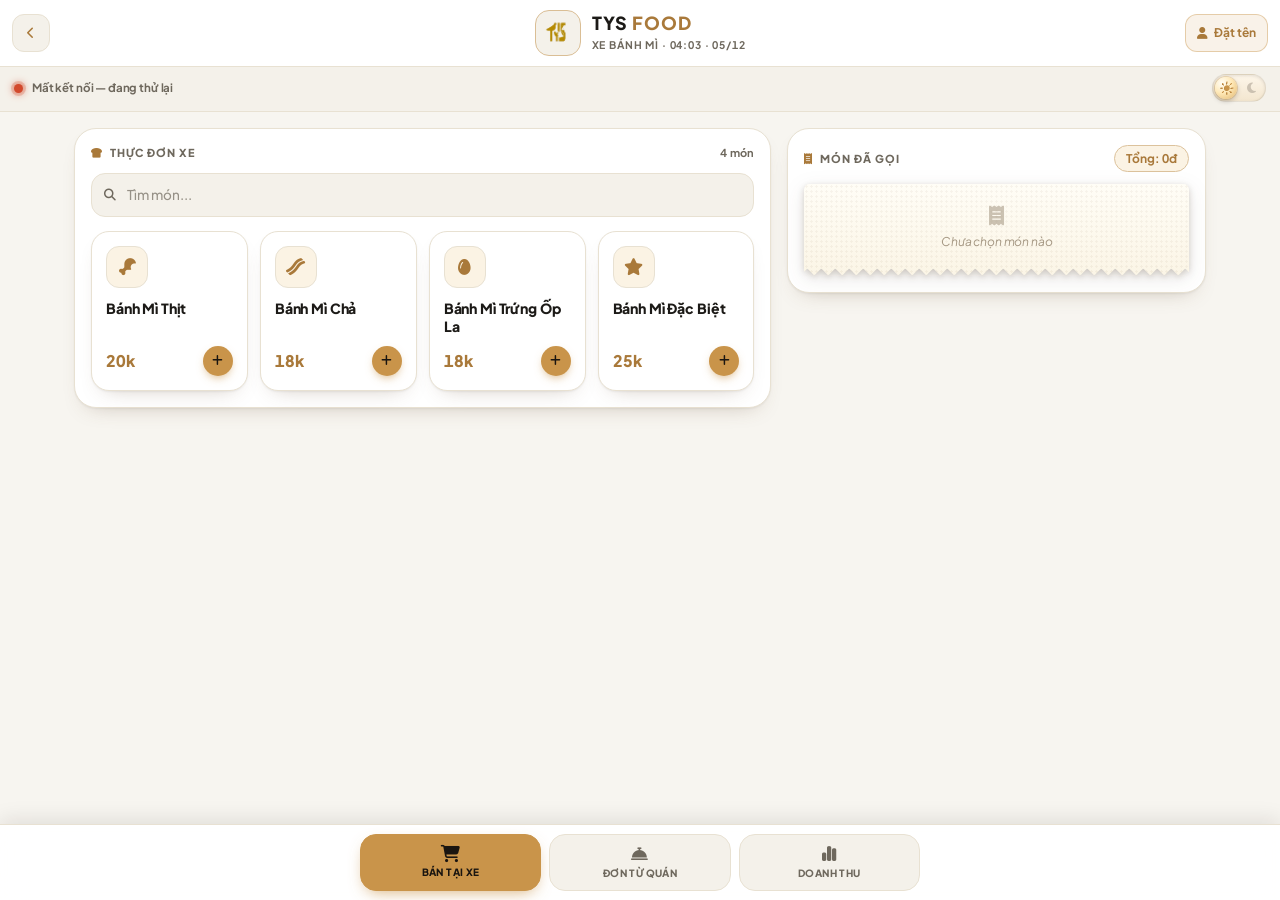
<file: banhmi.html>
<!DOCTYPE html>
<html lang="vi">
<head>
<meta charset="UTF-8">
<meta name="viewport" content="width=device-width, initial-scale=1.0, maximum-scale=1.0, user-scalable=no, viewport-fit=cover">
<title>TYS FOOD - XE BÁNH MÌ</title>
<meta name="theme-color" content="#f7f5f0">
<meta name="mobile-web-app-capable" content="yes">
<meta name="apple-mobile-web-app-capable" content="yes">
<meta name="apple-mobile-web-app-title" content="TYS FOOD">
<link rel="icon" href="logo.png">
<link rel="stylesheet" href="https://cdnjs.cloudflare.com/ajax/libs/font-awesome/6.4.0/css/all.min.css">
<link href="https://fonts.googleapis.com/css2?family=Plus+Jakarta+Sans:wght@400;500;600;700;800&display=swap" rel="stylesheet">
<style>
/* =====================================================================
   TYS FOOD · XE BÁNH MÌ — cùng ngôn ngữ thiết kế với index.html
   Đồng nâu #C9944A · nền be ấm · thẻ bo tròn · tờ bill răng cưa · nhãn đèn báo · Warm Night Café (tối)
   ===================================================================== */
:root {
  color-scheme: light;
  --bg: #f7f5f0; --surface: #ffffff; --surface-2: #f4f1ea; --surface-3: #ebe6da;
  --text: #1c1a17; --muted: #6e685d; --line: #e8e1d2;
  --gold: #C9944A; --gold-d: #a9793a; --gold-l: #E1B66E; --gold-soft: #fbf3e4; --on-gold: #1a1510;
  --sage: #3f7a2e; --sage-soft: #e9f5df; --sage-line: #bfdaae;
  --brick: #d2492c; --brick-d: #a83420; --brick-soft: #fbeae5; --brick-line: #f0b8a8;
  --shadow: 0 1px 2px rgba(26,21,16,.05), 0 10px 22px -14px rgba(107,79,53,.38);
  --nav-h: 78px;
}
html[data-theme="dark"] {
  color-scheme: dark;
  --bg: #0C0B09; --surface: #17130e; --surface-2: #120f0b; --surface-3: #241c14;
  --text: #F2EDE4; --muted: #A79880; --line: rgba(230,196,140,.14);
  --gold: #C9944A; --gold-d: #E1B66E; --gold-l: #E1B66E; --gold-soft: #1E170D; --on-gold: #0C0B09;
  --sage: #8DBB6F; --sage-soft: #10160D; --sage-line: #4C7236;
  --brick: #E2724C; --brick-d: #F0C4AC; --brick-soft: #1C110B; --brick-line: #402A20;
  --shadow: 0 12px 26px -14px rgba(0,0,0,.65), 0 0 0 1px rgba(230,196,140,.05);
}
* { box-sizing: border-box; -webkit-tap-highlight-color: transparent; }
html, body { height: 100%; margin: 0; }
html { background: var(--bg); }
body {
  background: var(--bg); color: var(--text);
  font-family: 'Plus Jakarta Sans', system-ui, -apple-system, 'Segoe UI', sans-serif;
  font-size: 15px; line-height: 1.45; letter-spacing: -.01em;
  display: flex; flex-direction: column; overflow: hidden;
  -webkit-font-smoothing: antialiased; user-select: none; -webkit-user-select: none; touch-action: manipulation;
  transition: background-color .4s ease, color .4s ease;
}
input { user-select: text; -webkit-user-select: text; }
button { font: inherit; color: inherit; cursor: pointer; }
button:focus-visible, input:focus-visible { outline: 3px solid color-mix(in srgb, var(--gold) 55%, transparent); outline-offset: 2px; }
::-webkit-scrollbar { width: 5px; height: 5px; }
::-webkit-scrollbar-thumb { background: #c9bfae; border-radius: 4px; }
html[data-theme="dark"] ::-webkit-scrollbar-thumb { background: #3a2f21; }

/* ---------- Masthead ---------- */
.hd { flex-shrink: 0; position: relative; z-index: 5; background: var(--surface); border-bottom: 1px solid var(--line); }
html[data-theme="dark"] .hd { box-shadow: 0 1px 0 rgba(230,196,140,.055), 0 16px 34px -22px rgba(0,0,0,.65); }
.mast { position: relative; display: flex; align-items: center; justify-content: center; padding: calc(8px + env(safe-area-inset-top)) 12px 8px; min-height: 66px; }
.mast .back, .mast .whoBtn { position: absolute; top: 50%; transform: translateY(calc(-50% + env(safe-area-inset-top) / 2)); }
.mast .back { left: 12px; }
.mast .whoBtn { right: 12px; max-width: 32%; overflow: hidden; text-overflow: ellipsis; white-space: nowrap; }
.ibtn {
  min-width: 38px; height: 38px; padding: 0 11px; border-radius: 12px; flex-shrink: 0;
  background: var(--surface-2); border: 1px solid var(--line); color: var(--gold-d);
  font-size: 12px; font-weight: 700; transition: transform .12s, background .2s;
}
.ibtn:active { transform: scale(.92); }
.whoBtn { background: color-mix(in srgb, var(--gold) 12%, transparent); border-color: color-mix(in srgb, var(--gold) 40%, transparent); }
.mast .back:active, .mast .whoBtn:active { transform: translateY(calc(-50% + env(safe-area-inset-top) / 2)) scale(.92); }
.brand { display: flex; align-items: center; gap: 11px; }
.logo {
  width: 46px; height: 46px; border-radius: 14px; padding: 5px; flex-shrink: 0; overflow: hidden;
  background: var(--surface-2); border: 1px solid color-mix(in srgb, var(--gold) 45%, var(--line));
  display: flex; align-items: center; justify-content: center;
}
html[data-theme="dark"] .logo { box-shadow: 0 0 0 1px rgba(230,196,140,.28), 0 0 18px 3px rgba(201,148,74,.32), 0 0 46px 12px rgba(201,148,74,.12); }
.logo img { width: 100%; height: 100%; object-fit: contain; border-radius: 8px; }
.logo .fb { display: none; font-size: 19px; color: var(--gold-d); }
.logo.nolog img { display: none; } .logo.nolog .fb { display: block; }
.bn { font-weight: 800; font-size: 18px; letter-spacing: .06em; line-height: 1; }
.bn em { font-style: normal; color: var(--gold-d); }
.bs { margin-top: 5px; font-size: 10.5px; font-weight: 700; letter-spacing: .08em; color: var(--muted); font-variant-numeric: tabular-nums; text-transform: uppercase; }
.tools { display: flex; align-items: center; gap: 9px; padding: 7px 14px 9px; border-top: 1px solid var(--line); background: var(--surface-2); }
.st { font-size: 11.5px; font-weight: 700; color: var(--muted); }
.grow { flex: 1; min-width: 0; }
.dot { width: 9px; height: 9px; border-radius: 50%; background: #a2a9b3; flex-shrink: 0; }
.dot.ok { background: #5fbf6e; box-shadow: 0 0 0 3px rgba(95,191,110,.22), 0 0 8px #5fbf6e; animation: lampBreath 2.4s ease-in-out infinite; }
.dot.bad { background: var(--brick); box-shadow: 0 0 0 3px rgba(210,73,44,.22), 0 0 8px var(--brick); animation: lampBreath 1s ease-in-out infinite; }
@keyframes lampBreath { 0%,100% { opacity: 1; } 50% { opacity: .5; } }

/* Công tắc sáng/tối (giống index) */
.theme-toggle-btn { position: relative; flex-shrink: 0; width: 54px; height: 28px; padding: 0; border: 0; background: none; }
.theme-toggle-track { position: relative; width: 100%; height: 100%; border-radius: 999px; display: flex; align-items: center; justify-content: space-between; padding: 0 7px;
  background: linear-gradient(180deg, #fdf6ea 0%, #f3e6cf 100%); border: 1px solid rgba(26,21,16,.10); box-shadow: inset 0 1px 3px rgba(26,21,16,.10); transition: background .4s, border-color .4s; }
.track-icon { display: flex; align-items: center; justify-content: center; width: 14px; height: 14px; z-index: 1; }
.icon-sun { color: #C9944A; } .icon-sun svg { width: 14px; height: 14px; }
.icon-moon { color: #b9afa0; font-size: 12px; opacity: .7; }
.theme-toggle-thumb { position: absolute; top: 2px; left: 2px; width: 22px; height: 22px; border-radius: 50%;
  background: radial-gradient(circle at 32% 28%, #fffdf7 0%, #ffe9b8 45%, #E1B66E 100%); box-shadow: 0 2px 5px rgba(26,21,16,.25), 0 0 0 1px rgba(225,182,110,.4);
  display: flex; align-items: center; justify-content: center; transition: transform .35s cubic-bezier(.34,1.4,.64,1), background .4s; }
.thumb-sun { display: flex; width: 13px; height: 13px; color: #a9793a; } .thumb-sun svg { width: 13px; height: 13px; }
.thumb-moon { display: none; font-size: 11px; color: #E1B66E; }
html[data-theme="dark"] .theme-toggle-track { background: linear-gradient(180deg, #241c14 0%, #15110c 100%); border-color: rgba(230,196,140,.16); box-shadow: inset 0 1px 3px rgba(0,0,0,.5), 0 0 12px 1px rgba(201,148,74,.14); }
html[data-theme="dark"] .icon-sun { color: #6e685d; opacity: .55; } html[data-theme="dark"] .icon-moon { color: #E1B66E; opacity: 1; }
html[data-theme="dark"] .theme-toggle-thumb { transform: translateX(26px); background: radial-gradient(circle at 32% 28%, #3a2e20 0%, #241c14 100%); box-shadow: 0 2px 6px rgba(0,0,0,.5), 0 0 0 1px rgba(230,196,140,.25), 0 0 10px 1px rgba(201,148,74,.35); }
html[data-theme="dark"] .thumb-sun { display: none; } html[data-theme="dark"] .thumb-moon { display: flex; }

/* ---------- Khung nội dung ---------- */
#body { flex: 1; overflow-y: auto; overscroll-behavior: contain; width: 100%; max-width: 1160px; margin: 0 auto; padding: 16px 14px calc(var(--nav-h) + 34px + env(safe-area-inset-bottom)); }
.panel { background: var(--surface); border: 1px solid var(--line); border-radius: 22px; padding: 16px; box-shadow: var(--shadow); }
.sec { display: flex; align-items: center; justify-content: space-between; gap: 8px; margin-bottom: 12px; font-size: 11px; font-weight: 800; text-transform: uppercase; letter-spacing: .09em; color: var(--muted); }
.sec i { color: var(--gold-d); margin-right: 7px; }
.sec em { font-style: normal; font-weight: 700; letter-spacing: .02em; text-transform: none; color: var(--muted); }
.sec .tot { padding: 4px 11px; border-radius: 999px; background: var(--gold-soft); border: 1px solid color-mix(in srgb, var(--gold) 40%, var(--line)); color: var(--gold-d); letter-spacing: 0; text-transform: none; font-size: 12px; font-variant-numeric: tabular-nums; }
.sell-layout { display: grid; grid-template-columns: minmax(0, 1.5fr) minmax(310px, .9fr); gap: 16px; align-items: start; }
.sell-layout > aside { position: sticky; top: 0; }

/* Ô tìm món */
.srch { position: relative; margin-bottom: 14px; }
.srch i { position: absolute; left: 13px; top: 50%; transform: translateY(-50%); color: var(--muted); font-size: 12px; }
.srch input { width: 100%; padding: 11px 14px 11px 35px; border: 1px solid var(--line); border-radius: 14px; background: var(--surface-2); color: var(--text); font: inherit; font-size: 13.5px; font-weight: 600; outline: none; transition: border-color .18s, box-shadow .18s; }
.srch input::placeholder { color: var(--muted); font-weight: 500; opacity: .7; }
.srch input:focus { border-color: var(--gold); box-shadow: 0 0 0 3px color-mix(in srgb, var(--gold) 18%, transparent); }

/* Thẻ món */
.menu-grid { display: grid; grid-template-columns: repeat(auto-fill, minmax(150px, 1fr)); gap: 12px; }
.dish { position: relative; display: flex; flex-direction: column; align-items: flex-start; gap: 11px; padding: 14px; min-height: 132px; text-align: left; background: var(--surface); border: 1px solid var(--line); border-radius: 18px; box-shadow: var(--shadow); transition: transform .15s cubic-bezier(.4,0,.2,1), border-color .15s, box-shadow .2s; }
.dish:hover { border-color: color-mix(in srgb, var(--gold) 60%, var(--line)); }
.dish:active { transform: scale(.95); }
.dish.has { border-color: var(--gold); box-shadow: 0 0 0 2px color-mix(in srgb, var(--gold) 32%, transparent), var(--shadow); }
html[data-theme="dark"] .dish.has { box-shadow: 0 0 0 1px rgba(225,182,110,.5), 0 0 18px 2px rgba(201,148,74,.28); }
.dish-ic { width: 42px; height: 42px; border-radius: 13px; display: flex; align-items: center; justify-content: center; font-size: 17px; background: var(--gold-soft); color: var(--gold-d); border: 1px solid var(--line); }
.dish-nm { font-weight: 800; font-size: 14px; line-height: 1.3; letter-spacing: -.01em; }
.dish-ft { margin-top: auto; width: 100%; display: flex; align-items: center; justify-content: space-between; }
.dish-pr { font-weight: 800; font-size: 16px; color: var(--gold-d); font-variant-numeric: tabular-nums; }
.dish-plus { width: 30px; height: 30px; border-radius: 50%; background: var(--gold); color: var(--on-gold); display: flex; align-items: center; justify-content: center; font-size: 12px; box-shadow: 0 4px 10px -3px color-mix(in srgb, var(--gold) 70%, transparent); }
.dish-q { position: absolute; top: -8px; right: -6px; min-width: 25px; height: 25px; padding: 0 7px; border-radius: 999px; background: #2a1f14; color: #f6e7c8; border: 2px solid var(--bg); font-size: 12px; font-weight: 800; display: flex; align-items: center; justify-content: center; font-style: normal; }

/* ---------- Tờ bill ---------- */
.bill-shadow { position: relative; filter: drop-shadow(0 2px 3px rgba(60,40,15,.20)) drop-shadow(0 6px 10px rgba(60,40,15,.10)); }
html[data-theme="dark"] .bill-shadow { filter: drop-shadow(0 0 .6px rgba(225,182,110,.55)) drop-shadow(0 3px 6px rgba(0,0,0,.55)) drop-shadow(0 10px 18px rgba(201,148,74,.10)); }
.bill-wrap { --bill-tooth: 14px; padding-bottom: calc(var(--bill-tooth) / 2); border-radius: 5px 5px 0 0;
  background: radial-gradient(rgba(120,90,50,.055) 1px, transparent 1.4px) 0 0 / 5px 5px, linear-gradient(180deg, #fffdf6 0%, #fbf5e6 100%);
  -webkit-mask: conic-gradient(from -45deg at bottom, #0000, #000 1deg 89deg, #0000 90deg) 50% / var(--bill-tooth) 100%; mask: conic-gradient(from -45deg at bottom, #0000, #000 1deg 89deg, #0000 90deg) 50% / var(--bill-tooth) 100%; }
html[data-theme="dark"] .bill-wrap { background: radial-gradient(rgba(230,196,140,.05) 1px, transparent 1.4px) 0 0 / 5px 5px, linear-gradient(180deg, rgba(255,226,170,.07) 0, rgba(255,226,170,0) 26px), linear-gradient(180deg, #3a2d20 0%, #2c2218 100%); }
.bill-scroll { min-height: 70px; max-height: 300px; overflow-y: auto; overscroll-behavior: contain; padding: 0 14px; color: #2b2118; font-size: 13px; scrollbar-width: thin; scrollbar-color: #d6c9ae transparent; }
html[data-theme="dark"] .bill-scroll { color: #f1e6d2; scrollbar-color: #6b5538 transparent; }
.bill-head { display: flex; align-items: center; justify-content: space-between; gap: 8px; padding: 11px 0 7px; font-size: 10px; font-weight: 800; letter-spacing: .14em; text-transform: uppercase; color: #8a7a62; border-bottom: 1.5px dashed rgba(90,65,35,.30); }
.bill-head b { color: #5b3f1c; font-weight: 800; }
html[data-theme="dark"] .bill-head { color: #a8977a; border-bottom-color: rgba(230,196,140,.28); }
html[data-theme="dark"] .bill-head b { color: #E1B66E; }
.bill-row { display: flex; align-items: center; gap: 2px; padding: 6px 0 1px; }
.bill-line { flex: 1; min-width: 0; display: flex; align-items: baseline; }
.bill-name { min-width: 0; max-width: 68%; overflow: hidden; text-overflow: ellipsis; white-space: nowrap; font-weight: 600; color: #2b2118; }
html[data-theme="dark"] .bill-name { color: #f4ead7; }
.bill-leader { flex: 1; min-width: 14px; margin: 0 6px; border-bottom: 2px dotted rgba(90,65,35,.38); position: relative; top: -3px; }
html[data-theme="dark"] .bill-leader { border-bottom-color: rgba(230,196,140,.34); }
.bill-price { flex-shrink: 0; font-weight: 800; color: #7a4a14; font-variant-numeric: tabular-nums; }
html[data-theme="dark"] .bill-price { color: #E1B66E; }
.bill-btn { flex-shrink: 0; width: 30px; height: 30px; border-radius: 8px; border: 0; padding: 0; background: transparent; display: inline-flex; align-items: center; justify-content: center; font-size: 12px; color: #a89a82; transition: color .15s, background-color .15s; }
.bill-btn:hover { background: rgba(120,90,50,.10); color: #4f4a41; }
.bill-btn.bill-btn-on { color: #b9803d; }
.bill-btn.bill-btn-x:hover { color: #b23a22; background: rgba(178,58,34,.10); }
html[data-theme="dark"] .bill-btn { color: #8f7e63; }
html[data-theme="dark"] .bill-btn:hover { background: rgba(230,196,140,.12); color: #f1e6d2; }
html[data-theme="dark"] .bill-btn.bill-btn-on { color: #E1B66E; }
html[data-theme="dark"] .bill-btn.bill-btn-x:hover { color: #ff9b83; background: rgba(217,119,87,.16); }
.bill-note { display: block; width: calc(100% - 8px); margin: 0 0 1px 8px; padding: 0 0 0 7px; background: none; border: 0; border-left: 2px solid rgba(185,128,61,.45); font: inherit; font-size: 11px; line-height: 1.25; font-style: italic; color: #8a5a1f; text-align: left; white-space: nowrap; overflow: hidden; text-overflow: ellipsis; }
html[data-theme="dark"] .bill-note { color: #d9a95c; border-left-color: rgba(225,182,110,.5); }
.bill-note-input { display: block; width: calc(100% - 8px); margin: 2px 0 4px 8px; padding: 4px 2px; background: transparent; border: 0; border-bottom: 1.5px dashed #b9803d; border-radius: 0; font: inherit; font-size: 12px; font-style: italic; color: #2b2118; outline: none; }
.bill-note-input:focus { border-bottom-style: solid; background: rgba(201,148,74,.08); }
.bill-note-input::placeholder { color: #b3a58c; }
html[data-theme="dark"] .bill-note-input { color: #f4ead7; border-bottom-color: #C9944A; }
html[data-theme="dark"] .bill-note-input::placeholder { color: #7f6f56; }
.bill-empty { text-align: center; padding: 22px 0 18px; color: #a39580; }
.bill-empty i { display: block; font-size: 20px; margin-bottom: 6px; opacity: .55; }
.bill-empty span { font-size: 12px; font-style: italic; }
html[data-theme="dark"] .bill-empty { color: #8f7e63; }
.bill-total { position: sticky; bottom: 0; z-index: 2; margin-top: 6px; padding: 8px 0 10px; display: flex; align-items: baseline; justify-content: space-between; gap: 10px; background: linear-gradient(180deg, #fbf6e8, #fbf5e6); border-top: 3px double rgba(90,65,35,.45); }
html[data-theme="dark"] .bill-total { background: linear-gradient(180deg, #2f241a, #2c2218); border-top-color: rgba(225,182,110,.55); }
.bill-total-label { font-size: 11px; font-weight: 800; letter-spacing: .12em; text-transform: uppercase; color: #5b3f1c; }
.bill-total-label small { font-weight: 600; letter-spacing: .02em; text-transform: none; color: #9a8a70; margin-left: 4px; }
html[data-theme="dark"] .bill-total-label { color: #E1B66E; } html[data-theme="dark"] .bill-total-label small { color: #a8977a; }
.bill-total-val { font-size: 21px; font-weight: 800; line-height: 1; color: #1a1510; font-variant-numeric: tabular-nums; }
html[data-theme="dark"] .bill-total-val { color: #ffe9b8; text-shadow: 0 0 12px rgba(225,182,110,.35); }

/* Ghi chú đơn + chọn thanh toán */
.fld { margin-top: 14px; }
.fld label { display: block; margin-bottom: 5px; font-size: 10px; font-weight: 800; text-transform: uppercase; letter-spacing: .08em; color: var(--muted); }
.fld input { width: 100%; padding: 10px 13px; border: 1px solid var(--line); border-radius: 12px; background: var(--surface-2); color: var(--text); font: inherit; font-size: 13px; font-weight: 600; outline: none; }
.fld input:focus { border-color: var(--gold); box-shadow: 0 0 0 3px color-mix(in srgb, var(--gold) 18%, transparent); }
.seg { display: grid; grid-template-columns: 1fr 1fr; gap: 4px; margin-top: 14px; padding: 4px; border-radius: 16px; background: var(--surface-2); border: 1px solid var(--line); }
.segb { padding: 11px 8px; border: 0; border-radius: 12px; background: transparent; color: var(--muted); font-size: 12.5px; font-weight: 800; transition: background .18s, color .18s, transform .12s; }
.segb:active { transform: scale(.96); }
.segb.on { background: var(--gold); color: var(--on-gold); box-shadow: 0 4px 12px -4px color-mix(in srgb, var(--gold) 70%, transparent); }
.segb i { margin-right: 6px; }

/* Nút Thu tiền (cùng phong cách .pay-pill của index) */
.pay-big { display: flex; align-items: center; gap: 12px; width: 100%; margin-top: 14px; padding: 8px 20px 8px 8px; border: 0; border-radius: 999px; color: #fff; text-align: left;
  background: linear-gradient(135deg, #52a042, #2f7a28); box-shadow: 0 6px 16px rgba(47,122,40,.38), inset 0 1px 0 rgba(255,255,255,.28); transition: transform .12s, filter .15s; animation: payGlow 2.6s ease-in-out infinite; }
.pay-big:hover { filter: brightness(1.07); } .pay-big:active { transform: scale(.97); }
.pay-big .ic { width: 44px; height: 44px; border-radius: 50%; background: rgba(255,255,255,.22); display: flex; align-items: center; justify-content: center; font-size: 18px; flex-shrink: 0; }
.pay-big .tx { flex: 1; display: flex; flex-direction: column; line-height: 1.15; }
.pay-big .tx b { font-size: 15px; font-weight: 800; letter-spacing: .06em; }
.pay-big .tx small { font-size: 11px; font-weight: 700; opacity: .9; }
.pay-big .amt { font-size: 21px; font-weight: 800; font-variant-numeric: tabular-nums; }
@keyframes payGlow { 0%,100% { box-shadow: 0 6px 16px rgba(47,122,40,.38), inset 0 1px 0 rgba(255,255,255,.28); } 50% { box-shadow: 0 6px 24px rgba(82,160,66,.65), inset 0 1px 0 rgba(255,255,255,.28); } }
html[data-theme="dark"] .pay-big { color: #10200a; background: linear-gradient(135deg, #86c660, #5C8A41); box-shadow: 0 4px 16px rgba(111,168,78,.35), inset 0 1px 0 rgba(255,255,255,.3); }
html[data-theme="dark"] .pay-big .ic { background: rgba(16,32,10,.18); }
.pay-big.gold { color: #3b2410; background: linear-gradient(135deg, #e3b36a, #b9803d); box-shadow: 0 6px 16px rgba(185,128,61,.40), inset 0 1px 0 rgba(255,255,255,.35); animation: none; }
html[data-theme="dark"] .pay-big.gold { color: #1d1308; background: linear-gradient(135deg, #f0c987, #c9944a); box-shadow: 0 4px 16px rgba(201,148,74,.35); }
.ghost { display: flex; align-items: center; justify-content: center; gap: 7px; width: 100%; margin-top: 10px; padding: 11px 14px; border-radius: 14px; background: transparent; border: 1px solid var(--line); color: var(--muted); font-size: 12.5px; font-weight: 700; transition: background .15s, color .15s, transform .12s; }
.ghost:hover { background: color-mix(in srgb, var(--gold) 10%, transparent); color: var(--gold-d); } .ghost:active { transform: scale(.97); }
.ghost.danger:hover { color: var(--brick); background: color-mix(in srgb, var(--brick) 10%, transparent); }
.undo-wrap { margin-top: 14px; }

/* ---------- Nhãn đèn báo (giống index) ---------- */
.tb { --lamp: #E1B66E; display: inline-flex; align-items: center; gap: 6px; padding: 3px 11px 3px 8px; border-radius: 999px; font: 700 10.5px/1.3 'Plus Jakarta Sans', system-ui, sans-serif; white-space: nowrap; background: #2a1f14; color: #f6e7c8; border: 1px solid rgba(225,182,110,.34); box-shadow: 0 2px 6px -1px rgba(20,12,4,.5); }
.tb::before { content: ""; flex: none; width: 7px; height: 7px; border-radius: 50%; background: var(--lamp); box-shadow: 0 0 0 2px color-mix(in srgb, var(--lamp) 26%, transparent), 0 0 7px var(--lamp); animation: lampBreath 2.4s ease-in-out infinite; }
.tb-new { --lamp: #ff8a65; background: #4a1d12; color: #ffe3d8; border-color: rgba(255,138,101,.5); }
.tb-new::before { animation-duration: 1.1s; }
.tb-ok { background: #e9f5df; color: #2c6320; border-color: rgba(63,122,46,.42); }
.tb-ok::before { content: "✓"; width: 12px; height: 12px; background: #3f7a2e; color: #fff; font-size: 8px; font-weight: 900; line-height: 12px; text-align: center; animation: none; box-shadow: none; }

/* ---------- Đơn từ quán ---------- */
.ocard { position: relative; display: flex; gap: 14px; margin-bottom: 14px; padding: 15px; border-radius: 22px; background: var(--surface); border: 1px solid var(--line); box-shadow: var(--shadow); }
.ocard.new { background: var(--brick-soft); border-color: var(--brick); animation: ocBreath 3.2s ease-in-out infinite; }
.ocard.cook { border-color: var(--gold); }
.ocard.done { border-color: var(--sage-line); opacity: .92; }
@keyframes ocBreath { 0%,100% { box-shadow: 0 0 0 2px rgba(210,73,44,.25), 0 8px 18px -8px rgba(210,73,44,.45); } 50% { box-shadow: 0 0 0 4px rgba(210,73,44,.42), 0 10px 24px -6px rgba(210,73,44,.65); } }
.otab { flex-shrink: 0; width: 78px; height: 78px; border-radius: 20px; display: flex; flex-direction: column; align-items: center; justify-content: center; background: var(--surface-2); color: var(--text); border: 1px solid var(--line); }
.otab small { font-size: 9.5px; font-weight: 800; letter-spacing: .2em; text-transform: uppercase; opacity: .65; }
.otab b { font-size: 34px; font-weight: 800; line-height: 1; margin-top: 3px; font-variant-numeric: tabular-nums; }
.ocard.new .otab { background: var(--brick); color: #fff; border-color: transparent; }
.ocard.cook .otab { background: var(--gold); color: var(--on-gold); border-color: transparent; }
.ocard.done .otab { background: var(--sage); color: #fff; border-color: transparent; }
html[data-theme="dark"] .ocard.done .otab { color: #10200a; }
.obody { flex: 1; min-width: 0; }
.ometa { display: flex; align-items: center; justify-content: space-between; gap: 8px; flex-wrap: wrap; }
.ometa .who { font-size: 12px; font-weight: 700; color: var(--muted); }
.ometa .who i { margin-right: 5px; color: var(--gold-d); }
.ofrom { display: inline-block; margin-left: 6px; padding: 1px 8px; border-radius: 999px; background: var(--gold-soft); color: var(--gold-d); border: 1px solid var(--line); font-size: 10px; font-weight: 800; }
.olines { margin-top: 10px; display: flex; flex-direction: column; gap: 7px; }
.oline { display: flex; align-items: flex-start; gap: 10px; }
.oq { flex-shrink: 0; min-width: 34px; padding: 2px 8px; border-radius: 9px; background: var(--gold-soft); border: 1px solid color-mix(in srgb, var(--gold) 40%, var(--line)); color: var(--gold-d); font-size: 13px; font-weight: 800; text-align: center; font-variant-numeric: tabular-nums; }
.on { font-size: 14.5px; font-weight: 800; line-height: 1.3; }
.onote { display: block; margin-top: 2px; font-size: 11.5px; font-style: italic; font-weight: 600; color: var(--gold-d); }
.ocancel { margin-top: 11px; padding: 9px 12px; border-radius: 14px; background: var(--brick-soft); border: 1px dashed var(--brick-line); }
.ocancel .oh { margin-bottom: 5px; font-size: 10.5px; font-weight: 800; letter-spacing: .1em; text-transform: uppercase; color: var(--brick); }
.ocancel .oq { background: transparent; border-color: var(--brick-line); color: var(--brick); }
.ocancel .on { text-decoration: line-through; opacity: .85; }
.act { display: flex; align-items: center; justify-content: center; gap: 8px; width: 100%; margin-top: 13px; height: 48px; border: 1.5px solid transparent; border-radius: 15px; font-size: 14px; font-weight: 800; transition: transform .12s, filter .15s; }
.act:active { transform: scale(.97); } .act:hover { filter: brightness(1.05); }
.act.gold { background: var(--gold); color: var(--on-gold); box-shadow: 0 6px 14px -6px color-mix(in srgb, var(--gold) 75%, transparent); }
.act.ok { background: var(--sage); color: #fff; box-shadow: 0 6px 14px -6px rgba(63,122,46,.6); }
html[data-theme="dark"] .act.ok { color: #10200a; }
.act.ghost2 { background: transparent; border-color: var(--line); color: var(--muted); }

/* ---------- Doanh thu ---------- */
.hero { position: relative; overflow: hidden; padding: 20px 20px 18px; border-radius: 24px; color: #f6e7c8; background: radial-gradient(circle at 12% 0%, rgba(225,182,110,.26) 0%, transparent 55%), linear-gradient(160deg, #3a2a1a 0%, #1d150d 100%); box-shadow: var(--shadow); border: 1px solid rgba(225,182,110,.22); }
html[data-theme="dark"] .hero { box-shadow: 0 0 0 1px rgba(230,196,140,.12), 0 0 40px -6px rgba(201,148,74,.28); }
.hero .lab { display: flex; align-items: center; gap: 8px; font-size: 10.5px; font-weight: 800; letter-spacing: .14em; text-transform: uppercase; color: #d9bd8a; }
.hero .big { margin-top: 8px; font-size: 38px; line-height: 1.05; font-weight: 800; letter-spacing: -.03em; color: #ffe9b8; text-shadow: 0 0 18px rgba(225,182,110,.35); font-variant-numeric: tabular-nums; }
.hero .sub { margin-top: 6px; font-size: 12.5px; font-weight: 600; color: #c9b48d; }
.stats2 { display: grid; grid-template-columns: 1fr 1fr; gap: 12px; margin-top: 12px; }
.stat { padding: 14px; border-radius: 20px; background: var(--surface); border: 1px solid var(--line); box-shadow: var(--shadow); }
.stat .ico { width: 34px; height: 34px; border-radius: 11px; display: flex; align-items: center; justify-content: center; font-size: 14px; margin-bottom: 10px; }
.stat.cash .ico { background: var(--sage-soft); color: var(--sage); border: 1px solid var(--sage-line); }
.stat.bank .ico { background: var(--gold-soft); color: var(--gold-d); border: 1px solid var(--line); }
.stat .l { font-size: 10px; font-weight: 800; letter-spacing: .1em; text-transform: uppercase; color: var(--muted); }
.stat .v { margin-top: 3px; font-size: 19px; font-weight: 800; letter-spacing: -.02em; font-variant-numeric: tabular-nums; }
.tableinfo { display: flex; align-items: center; gap: 12px; margin-top: 12px; padding: 14px; border-radius: 20px; background: var(--gold-soft); border: 1px dashed color-mix(in srgb, var(--gold) 55%, var(--line)); }
.tableinfo .ico { width: 40px; height: 40px; flex-shrink: 0; border-radius: 12px; background: var(--gold); color: var(--on-gold); display: flex; align-items: center; justify-content: center; }
.tableinfo b { display: block; font-size: 16px; font-weight: 800; font-variant-numeric: tabular-nums; }
.tableinfo span { display: block; font-size: 11.5px; font-weight: 600; color: var(--muted); margin-top: 2px; }
.brow { padding: 11px 0; border-top: 1px dashed var(--line); }
.brow:first-of-type { border-top: 0; padding-top: 2px; }
.brow .t { display: flex; justify-content: space-between; align-items: baseline; gap: 10px; font-size: 13.5px; font-weight: 800; }
.brow .t em { font-style: normal; font-size: 11.5px; font-weight: 700; color: var(--muted); }
.bar { display: flex; height: 8px; margin-top: 7px; border-radius: 999px; overflow: hidden; background: var(--surface-3); }
.bar i { display: block; height: 100%; } .bar .a { background: var(--gold); } .bar .b { background: var(--sage); }
.legend { display: flex; gap: 14px; margin-top: 10px; padding-top: 10px; border-top: 1px dashed var(--line); font-size: 11px; font-weight: 700; color: var(--muted); }
.legend span::before { content: ""; display: inline-block; width: 9px; height: 9px; margin-right: 6px; border-radius: 3px; vertical-align: -1px; }
.legend .la::before { background: var(--gold); } .legend .lb::before { background: var(--sage); }

.empty { text-align: center; color: var(--muted); font-size: 13px; line-height: 1.7; margin: 36px auto; max-width: 380px; padding: 30px 20px; background: var(--surface); border: 1.5px dashed var(--line); border-radius: 22px; }
.empty i { display: block; font-size: 30px; margin-bottom: 10px; color: var(--gold); opacity: .8; }
.bad { color: var(--brick); }

/* ---------- Thanh điều hướng dưới (giống index) ---------- */
.nav { position: fixed; left: 0; right: 0; bottom: 0; z-index: 40; display: flex; justify-content: center; gap: 8px; padding: 9px 12px calc(9px + env(safe-area-inset-bottom)); background: color-mix(in srgb, var(--surface) 94%, transparent); -webkit-backdrop-filter: blur(16px); backdrop-filter: blur(16px); border-top: 1px solid var(--line); box-shadow: 0 -4px 20px rgba(26,21,16,.10); }
html[data-theme="dark"] .nav { box-shadow: 0 -1px 0 rgba(230,196,140,.055), 0 -16px 34px -20px rgba(0,0,0,.6); }
.nav-in { width: 100%; max-width: 560px; display: flex; gap: 8px; }
.nv { position: relative; flex: 1; display: flex; flex-direction: column; align-items: center; justify-content: center; gap: 4px; padding: 10px 6px; border-radius: 16px; border: 1px solid var(--line); background: var(--surface-2); color: var(--muted); font-size: 10px; font-weight: 800; letter-spacing: .04em; text-transform: uppercase; transition: all .2s ease; }
.nv i { font-size: 17px; }
.nv:active { transform: scale(.94); }
.nv.on { background: var(--gold); border-color: var(--gold); color: var(--on-gold); box-shadow: 0 6px 16px -6px color-mix(in srgb, var(--gold) 80%, transparent); }
html[data-theme="dark"] .nv.on { box-shadow: 0 0 0 1px rgba(230,196,140,.3), 0 0 14px 2px rgba(201,148,74,.4), 0 0 34px 8px rgba(201,148,74,.2); }
.nv b { position: absolute; top: 5px; right: 10px; min-width: 19px; height: 19px; padding: 0 5px; border-radius: 999px; background: var(--brick); color: #fff; font-size: 10.5px; display: flex; align-items: center; justify-content: center; border: 2px solid var(--surface); animation: lampBreath 1.4s ease-in-out infinite; }

/* Thanh "Xem đơn" nổi (mobile) */
.jump { position: fixed; left: 50%; transform: translateX(-50%); bottom: calc(var(--nav-h) + 12px + env(safe-area-inset-bottom)); z-index: 39; display: none; align-items: center; gap: 10px; padding: 8px 18px 8px 8px; border: 0; border-radius: 999px; background: #2a1f14; color: #f6e7c8; box-shadow: 0 10px 24px -6px rgba(20,12,4,.6); font-weight: 800; font-size: 13px; white-space: nowrap; }
.jump .jc { width: 30px; height: 30px; border-radius: 50%; background: var(--gold); color: var(--on-gold); display: flex; align-items: center; justify-content: center; font-size: 13px; }
.jump em { font-style: normal; color: #ffe9b8; font-variant-numeric: tabular-nums; }
.jump:active { transform: translateX(-50%) scale(.96); }

/* ---------- Toast + cảnh báo đỏ (giống index) ---------- */
#ban { position: fixed; top: 0; left: 0; right: 0; z-index: 55; padding: calc(10px + env(safe-area-inset-top)) 12px 0; display: none; pointer-events: none; }
.toast { pointer-events: auto; position: relative; overflow: hidden; max-width: 400px; margin: 0 auto; display: flex; align-items: flex-start; gap: 11px; padding: 11px 14px 15px 11px; border-radius: 16px; background: rgba(30,22,14,.97); color: #f6ecd9; border: 1px solid rgba(255,255,255,.09); box-shadow: 0 8px 22px rgba(0,0,0,.35); animation: toastIn .38s cubic-bezier(.2,1.15,.3,1) both; --tc: #C9944A; }
.toast.ok { --tc: #4fae5e; }
.toast-ico { flex: none; width: 26px; height: 26px; border-radius: 50%; background: var(--tc); color: #fff; display: flex; align-items: center; justify-content: center; font-size: 12px; }
.toast-txt { flex: 1; min-width: 0; font-size: 13px; font-weight: 700; line-height: 1.4; word-break: break-word; }
.toast-bar { position: absolute; left: 0; bottom: 0; height: 3px; width: 100%; background: var(--tc); opacity: .85; transform-origin: left center; animation: toastBar 9s linear forwards; }
@keyframes toastBar { to { transform: scaleX(0); } }
@keyframes toastIn { from { opacity: 0; transform: translateY(-16px) scale(.94); } }
#gbar { position: fixed; left: 0; right: 0; top: 0; z-index: 60; display: none; padding: 0 8px; pointer-events: none; }
#gbar .gin { pointer-events: auto; max-width: 760px; margin: 0 auto; display: flex; align-items: center; gap: 12px; padding: calc(9px + env(safe-area-inset-top)) 12px 11px 14px; border-radius: 0 0 20px 20px; color: #fff; font-size: 12px; font-weight: 700; line-height: 1.4; background: linear-gradient(180deg, #c42a1a 0%, #9b1c10 100%); box-shadow: 0 10px 24px -6px rgba(120,20,10,.6); }
#gbar .lamp { flex: none; width: 12px; height: 12px; border-radius: 50%; background: #ffd9d0; box-shadow: 0 0 0 4px rgba(255,255,255,.18), 0 0 14px 2px rgba(255,190,170,.85); animation: lampBreath 1.1s ease-in-out infinite; }
#gbar .msg { flex: 1; min-width: 0; }
#gbar .btns { display: flex; flex-direction: column; gap: 6px; flex-shrink: 0; }
#gbar button { padding: 6px 13px; border-radius: 999px; border: 0; background: #fff; color: #a3180d; font-weight: 800; font-size: 11.5px; white-space: nowrap; box-shadow: 0 1px 3px rgba(0,0,0,.25); }
#gbar button.g { background: rgba(255,255,255,.14); color: #fff; box-shadow: inset 0 0 0 1px rgba(255,255,255,.45); }

@media (max-width: 860px) {
  .sell-layout { grid-template-columns: 1fr; gap: 14px; }
  .sell-layout > aside { position: static; }
  .jump { display: flex; }
}
/* ---------- Tối ưu cho điện thoại: thu nhỏ chữ, nút, thẻ, khoảng cách ---------- */
@media (max-width: 600px) {
  :root { --nav-h: 58px; }
  body { font-size: 14px; }

  /* Đầu trang */
  .mast { min-height: 52px; padding: calc(6px + env(safe-area-inset-top)) 10px 6px; }
  .mast .back { left: 10px; } .mast .whoBtn { right: 10px; }
  .ibtn { min-width: 34px; height: 34px; padding: 0 9px; border-radius: 10px; font-size: 11.5px; }
  .brand { gap: 8px; }
  .logo { width: 34px; height: 34px; border-radius: 10px; padding: 4px; }
  .logo .fb { font-size: 15px; }
  .bn { font-size: 15px; }
  .bs { margin-top: 3px; font-size: 9px; letter-spacing: .06em; }
  .tools { gap: 8px; padding: 5px 12px 6px; }
  .st { font-size: 11px; }
  .theme-toggle-btn { width: 46px; height: 24px; }
  .theme-toggle-thumb { width: 18px; height: 18px; }
  html[data-theme="dark"] .theme-toggle-thumb { transform: translateX(22px); }
  .track-icon { width: 12px; height: 12px; } .icon-sun svg { width: 12px; height: 12px; } .icon-moon { font-size: 10px; }
  .thumb-sun, .thumb-sun svg { width: 11px; height: 11px; }

  /* Khung nội dung */
  #body { padding: 10px 10px calc(var(--nav-h) + 26px + env(safe-area-inset-bottom)); }
  .panel { padding: 12px; border-radius: 18px; }
  .sec { margin-bottom: 9px; font-size: 10px; }
  .sec .tot { padding: 3px 9px; font-size: 11px; }
  .sell-layout { gap: 12px; }

  /* Ô tìm */
  .srch { margin-bottom: 10px; }
  .srch input { padding: 9px 12px 9px 32px; font-size: 13px; border-radius: 12px; }

  /* Thẻ món: 2 cột gọn */
  .menu-grid { grid-template-columns: repeat(2, minmax(0, 1fr)); gap: 8px; }
  .dish { gap: 7px; padding: 10px; min-height: 100px; border-radius: 15px; }
  .dish-ic { width: 32px; height: 32px; border-radius: 10px; font-size: 14px; }
  .dish-nm { font-size: 13px; line-height: 1.25; }
  .dish-pr { font-size: 14px; }
  .dish-plus { width: 26px; height: 26px; font-size: 11px; }
  .dish-q { top: -7px; right: -5px; min-width: 22px; height: 22px; font-size: 11px; }

  /* Tờ bill */
  .bill-scroll { max-height: 230px; padding: 0 11px; font-size: 12.5px; }
  .bill-head { padding: 8px 0 6px; font-size: 9.5px; }
  .bill-btn { width: 28px; height: 28px; }
  .bill-total-val { font-size: 18px; }
  .bill-total-label { font-size: 10px; }

  /* Ghi chú, chọn thanh toán, nút thu tiền */
  .fld { margin-top: 10px; }
  .fld input { padding: 9px 11px; font-size: 13px; }
  .seg { margin-top: 10px; }
  .segb { padding: 9px 6px; font-size: 12px; }
  .pay-big { gap: 10px; margin-top: 10px; padding: 6px 16px 6px 6px; }
  .pay-big .ic { width: 36px; height: 36px; font-size: 15px; }
  .pay-big .tx b { font-size: 13px; }
  .pay-big .tx small { font-size: 10px; }
  .pay-big .amt { font-size: 18px; }
  .ghost { margin-top: 8px; padding: 9px 12px; font-size: 12px; }
  .undo-wrap { margin-top: 10px; }

  /* Đơn từ quán */
  .ocard { gap: 10px; margin-bottom: 10px; padding: 11px; border-radius: 18px; }
  .otab { width: 54px; height: 54px; border-radius: 15px; }
  .otab small { font-size: 8.5px; letter-spacing: .14em; }
  .otab b { font-size: 24px; margin-top: 2px; }
  .ometa .who { font-size: 11.5px; }
  .tb { padding: 2px 9px 2px 7px; font-size: 10px; }
  .olines { margin-top: 8px; gap: 5px; }
  .oline { gap: 8px; }
  .oq { min-width: 30px; padding: 1px 7px; font-size: 12px; }
  .on { font-size: 13.5px; }
  .onote { font-size: 11px; }
  .ocancel { margin-top: 9px; padding: 7px 10px; border-radius: 12px; }
  .act { height: 42px; margin-top: 10px; border-radius: 13px; font-size: 13px; }

  /* Doanh thu */
  .hero { padding: 15px 16px 14px; border-radius: 20px; }
  .hero .lab { font-size: 10px; }
  .hero .big { margin-top: 6px; font-size: 30px; }
  .hero .sub { font-size: 11.5px; }
  .stats2 { gap: 9px; margin-top: 9px; }
  .stat { padding: 11px; border-radius: 16px; }
  .stat .ico { width: 28px; height: 28px; margin-bottom: 7px; font-size: 12px; border-radius: 9px; }
  .stat .l { font-size: 9.5px; }
  .stat .v { font-size: 16px; }
  .tableinfo { gap: 10px; margin-top: 9px; padding: 11px; border-radius: 16px; }
  .tableinfo .ico { width: 34px; height: 34px; }
  .tableinfo b { font-size: 14.5px; }
  .tableinfo span { font-size: 11px; }
  .brow { padding: 9px 0; }
  .brow .t { font-size: 13px; }
  .legend { font-size: 10.5px; }
  .empty { margin: 22px auto; padding: 22px 16px; font-size: 12.5px; border-radius: 18px; }
  .empty i { font-size: 24px; }

  /* Thanh điều hướng dưới */
  .nav { gap: 6px; padding: 6px 10px calc(6px + env(safe-area-inset-bottom)); }
  .nav-in { gap: 6px; }
  .nv { gap: 2px; padding: 6px 4px; border-radius: 13px; font-size: 9.5px; letter-spacing: .02em; }
  .nv i { font-size: 15px; }
  .nv b { top: 3px; right: 8px; min-width: 17px; height: 17px; font-size: 9.5px; }

  /* Nút "Xem đơn" nổi */
  .jump { gap: 8px; padding: 6px 14px 6px 6px; font-size: 12px; }
  .jump .jc { width: 26px; height: 26px; font-size: 12px; }

  /* Toast + cảnh báo đỏ */
  #ban { padding: calc(8px + env(safe-area-inset-top)) 10px 0; }
  .toast { gap: 9px; padding: 9px 12px 13px 9px; border-radius: 14px; }
  .toast-ico { width: 22px; height: 22px; font-size: 10px; }
  .toast-txt { font-size: 12.5px; }
  #gbar .gin { gap: 9px; padding: calc(7px + env(safe-area-inset-top)) 10px 9px 12px; font-size: 11.5px; }
  #gbar button { padding: 5px 11px; font-size: 11px; }
}
@media (max-width: 380px) {
  .bn { font-size: 14px; } .bs { font-size: 8.5px; }
  .dish { padding: 9px; min-height: 94px; }
  .dish-nm { font-size: 12.5px; }
  .otab { width: 50px; height: 50px; } .otab b { font-size: 22px; }
  .hero .big { font-size: 27px; }
  .stat .v { font-size: 15px; }
}
@media (prefers-reduced-motion: reduce) {
  *, *::before, *::after { scroll-behavior: auto !important; transition-duration: .01ms !important; animation-duration: .01ms !important; animation-iteration-count: 1 !important; }
}
</style>
<script>(function(){var t=null;try{t=localStorage.getItem('tysTheme');}catch(e){}document.documentElement.setAttribute('data-theme',t||(matchMedia('(prefers-color-scheme: dark)').matches?'dark':'light'));})();</script>
</head>
<body>
<!-- ============================================================
     TRANG XE BÁNH MÌ — file RIÊNG, đặt CÙNG THƯ MỤC với index.html. Mở máy xe bằng banhmi.html (thêm vào màn hình chính cho tiện).
     - "Bán tại xe": khách đi ngang mua bánh mì, thu tiền, ghi sổ riêng của xe (lưu trên máy xe).
     - "Đơn từ quán": phục vụ gọi món có BÁNH MÌ trong index.html thì đơn tự bay sang đây (ntfy). Xe bấm Nhận làm → Xong
       thì máy phục vụ hiện banner "bánh mì bàn X đã xong". Tiền các đơn này vẫn thu trong bill bàn ở quán.
     - "Doanh thu": tổng kết riêng của xe trong ngày + gửi báo cáo chốt xe cho thu ngân (qua Worker Telegram sẵn có).
     PHẢI GIỐNG index.html: TOPIC_IN, TOPIC_OUT, NOTIFY_WORKER_URL, NOTIFY_KEY.
     XE_MENU: món xe bán trực tiếp (price = nghìn đồng). Món bánh mì để phục vụ gọi nằm ở MENU_DATA trong index.html — giữ tên khớp nhau.
     ============================================================ -->
<div class="hd">
    <div class="mast">
        <button class="ibtn back" onclick="location.href='index.html'" aria-label="Về quán"><i class="fa-solid fa-chevron-left"></i></button>
        <div class="brand">
            <div class="logo" id="logo">
                <img src="logo.png" alt="TYS FOOD" onerror="if(this.src.endsWith('logo.png')){this.src='logo.jpg';}else if(this.src.endsWith('logo.jpg')){this.src='logo.webp';}else{this.onerror=null;document.getElementById('logo').classList.add('nolog');}">
                <i class="fa-solid fa-bread-slice fb"></i>
            </div>
            <div><div class="bn">TYS <em>FOOD</em></div><div class="bs">Xe bánh mì · <span id="clk">--:--</span></div></div>
        </div>
        <button class="ibtn whoBtn" id="who" title="Đổi tên nhân viên"></button>
    </div>
    <div class="tools">
        <span id="dot" class="dot" title="Trạng thái kết nối đơn hàng"></span><span class="st grow" id="st">Đang kết nối…</span>
        <button type="button" id="themeToggleBtn" class="theme-toggle-btn" aria-label="Chuyển giao diện sáng / tối" role="switch" aria-checked="false">
            <span class="theme-toggle-track">
                <span class="track-icon icon-sun">
                    <svg viewBox="0 0 24 24" fill="none" xmlns="http://www.w3.org/2000/svg"><circle cx="12" cy="12" r="4.6" fill="currentColor"/><g stroke="currentColor" stroke-width="1.8" stroke-linecap="round"><line x1="12" y1="1.5" x2="12" y2="4"/><line x1="12" y1="20" x2="12" y2="22.5"/><line x1="4.22" y1="4.22" x2="5.93" y2="5.93"/><line x1="18.07" y1="18.07" x2="19.78" y2="19.78"/><line x1="1.5" y1="12" x2="4" y2="12"/><line x1="20" y1="12" x2="22.5" y2="12"/><line x1="4.22" y1="19.78" x2="5.93" y2="18.07"/><line x1="18.07" y1="5.93" x2="19.78" y2="4.22"/></g></svg>
                </span>
                <span class="track-icon icon-moon"><i class="fa-solid fa-moon"></i></span>
                <span class="theme-toggle-thumb">
                    <span class="thumb-sun"><svg viewBox="0 0 24 24" fill="none" xmlns="http://www.w3.org/2000/svg"><circle cx="12" cy="12" r="4.6" fill="currentColor"/><g stroke="currentColor" stroke-width="1.8" stroke-linecap="round"><line x1="12" y1="1.5" x2="12" y2="4"/><line x1="12" y1="20" x2="12" y2="22.5"/><line x1="4.22" y1="4.22" x2="5.93" y2="5.93"/><line x1="18.07" y1="18.07" x2="19.78" y2="19.78"/><line x1="1.5" y1="12" x2="4" y2="12"/><line x1="20" y1="12" x2="22.5" y2="12"/><line x1="4.22" y1="19.78" x2="5.93" y2="18.07"/><line x1="18.07" y1="5.93" x2="19.78" y2="4.22"/></g></svg></span>
                    <span class="thumb-moon"><i class="fa-solid fa-moon"></i></span>
                </span>
            </span>
        </button>
    </div>
</div>
<div id="body"></div>
<nav class="nav"><div class="nav-in" id="tabs"></div></nav>
<div id="ban"></div>

<script>
(function () {
    'use strict';
    var TOPIC_IN = 'tys-xe-order-b4n8m1q6w3', TOPIC_OUT = 'tys-xe-ready-b4n8m1q6w3', NTFY = 'https://ntfy.sh/', SK = 'tys_xe_v1';
    var NOTIFY_WORKER_URL = 'https://falling-tooth-d67e.brnhrpdwb9.workers.dev', NOTIFY_KEY = '6dd81ad0b4ba8b3d5fc58d37';
    var XE_MENU = [
        { name: 'Bánh Mì Thịt', price: 20 }, { name: 'Bánh Mì Chả', price: 18 },
        { name: 'Bánh Mì Trứng Ốp La', price: 18 }, { name: 'Bánh Mì Đặc Biệt', price: 25 }
    ];
    var $ = function (id) { return document.getElementById(id); };
    var esc = function (s) { return String(s == null ? '' : s).replace(/[&<>"]/g, function (c) { return { '&': '&amp;', '<': '&lt;', '>': '&gt;', '"': '&quot;' }[c]; }); };
    var dev = (function () { try { var d = localStorage.getItem(SK + '_dev'); if (!d) { d = Math.random().toString(36).slice(2, 9); localStorage.setItem(SK + '_dev', d); } return d; } catch (e) { return 'x'; } })();
    var S; try { S = JSON.parse(localStorage.getItem(SK) || 'null'); } catch (e) {}
    S = S || {}; S.ledger = S.ledger || []; S.orders = S.orders || []; S.cart = S.cart || [];
    if (!Array.isArray(S.cart)) { var oc = S.cart, na = []; Object.keys(oc).forEach(function (k) { for (var q = 0; q < oc[k]; q++) na.push({ n: k, p: 0, note: '' }); }); S.cart = na; }
    S.cartNote = S.cartNote || ''; S.tab = S.tab || 'sell'; S.seenMv = S.seenMv || {};
    var pay = 'cash', who = '', editIdx = null, searchQ = '';
    try { who = localStorage.getItem(SK + '_who') || ''; } catch (e) {}
    function save() { var lim = Date.now() - 60 * 864e5; S.ledger = S.ledger.filter(function (x) { return x.at > lim; }).slice(-3000); S.orders = S.orders.slice(-300); try { localStorage.setItem(SK, JSON.stringify(S)); } catch (e) {} }
    function price(n) { var m = XE_MENU.filter(function (x) { return x.name === n; })[0]; return m ? m.price : 0; }
    function unit(i) { return i.p != null ? i.p : price(i.n); }
    function money(k) { return ((k || 0) * 1000).toLocaleString('vi-VN') + 'đ'; }
    function hm(t) { var d = new Date(t); return ('0' + d.getHours()).slice(-2) + ':' + ('0' + d.getMinutes()).slice(-2); }
    function beep() { try { var c = new (window.AudioContext || window.webkitAudioContext)(), o = c.createOscillator(), g = c.createGain(); o.connect(g); g.connect(c.destination); o.frequency.value = 880; g.gain.value = .15; o.start(); o.stop(c.currentTime + .25); if (navigator.vibrate) navigator.vibrate([120, 60, 120]); } catch (e) {} }
    /* Emoji đầu câu đã có biểu tượng tròn thay thế nên bỏ đi cho khỏi lặp (giống ackToast ở index) */
    var EMO = null; try { EMO = new RegExp('^[\\p{Extended_Pictographic}\\uFE0F\\u200D\\u21A9\\s]+', 'u'); } catch (e) {}
    function gbarH() { var g = $('gbar'); return (g && g.style.display === 'block') ? g.offsetHeight : 0; }
    function banner(txt, ok) {
        var b = $('ban'), t = String(txt == null ? '' : txt); if (EMO) t = t.replace(EMO, '');
        b.style.top = gbarH() + 'px';
        b.innerHTML = '<div class="toast ' + (ok ? 'ok' : '') + '" role="status"><span class="toast-ico"><i class="fa-solid ' + (ok ? 'fa-check' : 'fa-bell') + '"></i></span><span class="toast-txt">' + esc(t) + '</span><span class="toast-bar"></span></div>';
        b.style.display = 'block'; clearTimeout(banner.t); banner.t = setTimeout(function () { b.style.display = 'none'; }, 9000);
    }

    /* ---------- THÔNG BÁO TELEGRAM CHO THU NGÂN (giống các món nước ở index.html) ----------
       Gửi qua Worker /notify (Worker tự nhân bản sang 2 nhóm, nhóm phụ kêu chuông trên máy POS, tin có nút bấm cho thu ngân).
       Có hộp thư đi: mất mạng / tắt app mở lại vẫn gửi bù; lỗi thì thử lại 3s, 8s, 20s, 45s, rồi mỗi 60s.
       Chuông ntfy trên máy POS: topic POS_BELL_TOPIC (phải trùng NTFY_TOPIC trong index.html).
       XE_ACK_TABLE: PHẢI là null. Worker và index.html chỉ hiểu số bàn thật (1..TOTAL_TABLES); gắn chữ như 'XE' sẽ lỗi "không có số bàn" khi thu ngân bấm nút. */
    var POS_BELL_TOPIC = 'tys-pos-order-k7q3m9x2d8f4', BELL_MSG = 'Có order mới', XE_ACK_TABLE = null, bellAt = 0;
    var GUARD = { retry: [3000, 8000, 20000, 45000, 60000], timeout: 12000, maxAge: 30 * 60000, pruneAge: 3 * 3600000, maxInflight: 4 };
    var OB_KEY = SK + '_outbox', flying = {};
    var outbox = (function () {
        try { var a = JSON.parse(localStorage.getItem(OB_KEY) || '[]'), now = Date.now(); return (Array.isArray(a) ? a : []).filter(function (j) { return j && j.id && now - j.at < GUARD.pruneAge; }); } catch (e) { return []; }
    })();
    function obSave() { try { localStorage.setItem(OB_KEY, JSON.stringify(outbox.slice(-30))); } catch (e) {} }
    function ntfyBell() {
        try {
            if (Date.now() - bellAt < 4000) return; bellAt = Date.now();
            var send = function () { return fetch(NTFY + encodeURIComponent(POS_BELL_TOPIC), { method: 'POST', body: BELL_MSG, headers: { Priority: 'high' }, keepalive: true }); };
            send().catch(function () { setTimeout(function () { send().catch(function () {}); }, 3000); });
        } catch (e) {}
    }
    function jobState(j) { if (j.ok) return 'sent'; if (j.fails > 0 || j.dead || Date.now() - j.at > 8000) return 'unsent'; return 'sending'; }
    function attempt(job) {
        flying[job.id] = true; job.tries++;
        var age = Date.now() - job.at;
        var message = age > 60000 ? '⏱ GỬI TRỄ ' + Math.round(age / 60000) + ' phút (đơn lúc ' + hm(job.at) + ')\n' + job.msg : job.msg;
        var ctl = (typeof AbortController !== 'undefined') ? new AbortController() : null;
        var timer = setTimeout(function () { try { if (ctl) ctl.abort(); } catch (e) {} }, GUARD.timeout), pr;
        try {
            pr = fetch(NOTIFY_WORKER_URL.replace(/\/+$/, '') + '/notify', {
                method: 'POST', keepalive: true, signal: ctl ? ctl.signal : undefined, headers: { 'Content-Type': 'text/plain' },
                body: JSON.stringify({ key: NOTIFY_KEY, title: job.title, message: message, priority: job.pr, id: job.id, at: job.at, table: job.table || null, sync: !!job.sync })
            });
        } catch (e) { pr = Promise.reject(e); }
        pr.then(function (r) { if (!r.ok) throw new Error('HTTP ' + r.status); job.ok = true; job.sentAt = Date.now(); })
            .catch(function () {
                job.fails++;
                var w = GUARD.retry[Math.min(job.tries - 1, GUARD.retry.length - 1)];
                job.nx = Date.now() + w;
                setTimeout(function () { try { pump(); } catch (e) {} }, w + 30);
            })
            .then(function () { clearTimeout(timer); delete flying[job.id]; pump(); });
    }
    function pump() {
        var now = Date.now(), n = Object.keys(flying).length, q = [];
        outbox.forEach(function (j) {
            if (j.ok || j.dead || flying[j.id]) return;
            if (now - j.at > GUARD.maxAge) { j.dead = true; return; }
            if (now < (j.nx || 0)) return;
            q.push(j);
        });
        q.sort(function (a, b) { return (b.pr || 4) - (a.pr || 4) || a.at - b.at; });
        for (var i = 0; i < q.length && n < GUARD.maxInflight; i++, n++) attempt(q[i]);
        outbox = outbox.filter(function (j) { return !j.ok && !(j.dead && j.silenced); });
        obSave(); paintWarn();
    }
    function retryNow() { outbox.forEach(function (j) { if (!j.ok) { j.dead = false; j.nx = 0; j.at = Math.max(j.at, Date.now() - GUARD.maxAge + 120000); } }); pump(); }
    function silenceAll() { outbox.forEach(function (j) { if (!j.ok) j.silenced = true; }); pump(); }
    function paintWarn() {
        var bad = outbox.filter(function (j) { return !j.silenced && !j.sync && jobState(j) === 'unsent'; }), bar = $('gbar');
        if (!bar) { bar = document.createElement('div'); bar.id = 'gbar'; document.body.appendChild(bar); }
        if (!bad.length) { bar.style.display = 'none'; var bb = $('ban'); if (bb) bb.style.top = '0px'; return; }
        var labels = []; bad.forEach(function (j) { if (labels.indexOf(j.label) < 0) labels.push(j.label); });
        bar.innerHTML = '<div class="gin"><span class="lamp"></span><div class="msg">📤 CHƯA GỬI ĐƯỢC cho thu ngân: ' + esc(labels.slice(0, 3).join(', ')) + (labels.length > 3 ? ' +' + (labels.length - 3) : '') + ' — đang thử lại. Hãy báo miệng!</div>' +
            '<div class="btns"><button type="button" data-resend>Gửi lại ngay</button><button type="button" class="g" data-silence>Đã báo miệng</button></div></div>';
        bar.style.display = 'block';
        var b2 = $('ban'); if (b2) b2.style.top = bar.offsetHeight + 'px';
    }
    /* Gửi 1 thông báo tới thu ngân. opts: id, label, table (gắn nút bấm), sync, noStaff */
    function sendNotice(title, parts, priority, opts) {
        opts = opts || {};
        if (who && !opts.noStaff) parts = parts.concat(['👤 Nhân viên xe: ' + who]);
        var job = { id: opts.id || ('j' + Date.now().toString(36) + Math.random().toString(36).slice(2, 6)), title: title, msg: parts.join('\n'), pr: priority || 4,
            at: Date.now(), table: opts.table || null, sync: !!opts.sync, label: opts.label || String(title).slice(0, 28), ok: false, tries: 0, fails: 0, nx: 0 };
        outbox.push(job); obSave(); pump();
        return job.id;
    }
    function groupLines(ls) { return ls.map(function (l) { return l.q + ' × ' + l.n + (l.note ? ' — 📝 ' + l.note : ''); }); }
    /* Khách mua tại xe -> báo thu ngân ngay (tin + nút bấm + chuông máy POS) */
    function notifySale(x) {
        try {
            var n = 0; x.lines.forEach(function (l) { n += l.q; });
            sendNotice('🥖 XE · BÁN MỚI · ' + n + ' món' + (x.pay === 'bank' ? ' · CHUYỂN KHOẢN' : ' · TIỀN MẶT'), groupLines(x.lines).concat([
                '━━━━━━━━━━━━'].concat(x.note ? ['📝 ' + x.note] : [], ['🧾 ' + n + ' món · ' + money(x.total),
                x.pay === 'bank' ? '🏦 Chuyển khoản — kiểm tra tiền vào tài khoản' : '💵 Tiền mặt — xe giữ, nộp khi chốt xe',
                '🕒 ' + hm(x.at)
            ])), 4, { id: 'n' + x.id, label: 'Bán xe', table: XE_ACK_TABLE });
            ntfyBell();
        } catch (e) {}
    }
    function notifyUndo(x) {
        try {
            if (!x) return;
            sendNotice('↩️ XE · HỦY ĐƠN VỪA THU · ' + money(x.total), ['❌ Hủy đơn đã báo lúc ' + hm(x.at) + ':'].concat(groupLines(x.lines), ['━━━━━━━━━━━━', '🧾 ' + money(x.total) + (x.pay === 'bank' ? ' · chuyển khoản' : ' · tiền mặt'), '🕒 ' + hm(Date.now())]),
                5, { id: 'u' + x.id + Date.now().toString(36), label: 'Hủy đơn xe', table: XE_ACK_TABLE });
        } catch (e) {}
    }
    (function () {
        function wake() { retryNow(); }
        document.addEventListener('visibilitychange', function () { if (document.visibilityState === 'visible') wake(); });
        window.addEventListener('pageshow', wake); window.addEventListener('online', wake); window.addEventListener('load', wake);
        setInterval(function () { pump(); }, 3000);
    })();

    /* ---------- Sáng / Tối (dùng chung khóa tysTheme với index.html) ---------- */
    function themeSync() { $('themeToggleBtn').setAttribute('aria-checked', document.documentElement.getAttribute('data-theme') === 'dark' ? 'true' : 'false'); }
    $('themeToggleBtn').onclick = function () {
        var t = document.documentElement.getAttribute('data-theme') === 'dark' ? 'light' : 'dark';
        document.documentElement.setAttribute('data-theme', t);
        try { localStorage.setItem('tysTheme', t); } catch (e) {}
        themeSync(); if (navigator.vibrate) { try { navigator.vibrate(20); } catch (e) {} }
    };
    /* ---------- Tên nhân viên ---------- */
    function askWho() { var n = prompt('Tên nhân viên xe:', who || ''); if (n && n.trim()) { who = n.trim().slice(0, 30); try { localStorage.setItem(SK + '_who', who); } catch (e) {} } paintWho(); }
    function paintWho() { $('who').innerHTML = '<i class="fa-solid fa-user" style="margin-right:.35rem"></i>' + esc(who || 'Đặt tên'); }
    $('who').onclick = askWho;

    /* ---------- Nhận đơn từ quán / báo xong qua ntfy ---------- */
    function pub(topic, obj, tries) {
        tries = tries || 0;
        fetch(NTFY + topic, { method: 'POST', body: JSON.stringify(obj), headers: { Priority: '4' }, keepalive: true }).then(function (r) { if (!r.ok) throw 0; })
            .catch(function () { if (tries < 4) setTimeout(function () { pub(topic, obj, tries + 1); }, [3000, 8000, 20000, 40000][tries]); });
    }
    function onOrder(o) {
        if (!o || !o.id || S.orders.some(function (x) { return x.id === o.id; })) return;
        o.st = 'new'; S.orders.push(o); save(); beep();
        if (S.tab !== 'orders') banner('🥖 Đơn mới bàn ' + o.t);
        render();
    }
    /* Chuyển/gộp bàn từ quán: đổi nhãn bàn của các đơn chưa giao; hoàn tác thì trả lại */
    function onMove(m) {
        if (!m || !m.id || S.seenMv[m.id]) return;
        S.seenMv[m.id] = 1;
        var ks = Object.keys(S.seenMv); if (ks.length > 300) ks.slice(0, ks.length - 300).forEach(function (k) { delete S.seenMv[k]; });
        var n = 0;
        S.orders.forEach(function (o) {
            if (o.st === 'gone') return;
            if (m.undoOf) { if (o.mvId === m.undoOf) { o.t = m.to; o.mvId = null; o.from = null; n++; } }
            else if (String(o.t) === String(m.from)) { o.from = o.from || String(o.t); o.t = m.to; o.mvId = m.id; n++; }
        });
        save();
        if (n) { beep(); banner(m.undoOf ? '↩️ Hoàn tác: bàn ' + m.from + ' → bàn ' + m.to : '🔀 ' + (m.mode === 'merge' ? 'Gộp' : 'Chuyển') + ' bàn ' + m.from + ' → bàn ' + m.to + ' (' + n + ' đơn)'); }
        render();
    }
    try {
        var es = new EventSource(NTFY + TOPIC_IN + '/sse?since=12h');
        es.onopen = function () { $('dot').className = 'dot ok'; $('st').textContent = 'Kết nối đơn hàng ổn định'; };
        es.onerror = function () { $('dot').className = 'dot bad'; $('st').textContent = 'Mất kết nối — đang thử lại'; };
        es.onmessage = function (e) { try { var m = JSON.parse(e.data); if (m.event === 'message') { var d = JSON.parse(m.message); if (d && d.mv) onMove(d); else onOrder(d); } } catch (x) {} };
    } catch (e) {}

    /* ---------- Giao diện ---------- */
    var TABS = [['sell', 'fa-cart-shopping', 'Bán tại xe'], ['orders', 'fa-bell-concierge', 'Đơn từ quán'], ['rev', 'fa-chart-simple', 'Doanh thu']];
    var cnt = function () { return S.orders.filter(function (o) { return o.st === 'new' || o.st === 'cook'; }).length; };
    function iconFor(n) {
        var f = String(n).toLowerCase().normalize('NFD').replace(/[\u0300-\u036f]/g, '').replace(/đ/g, 'd');
        if (f.indexOf('thit') > -1) return 'fa-drumstick-bite';
        if (f.indexOf('cha') > -1) return 'fa-bacon';
        if (f.indexOf('trung') > -1 || f.indexOf('op la') > -1) return 'fa-egg';
        if (f.indexOf('dac biet') > -1) return 'fa-star';
        return 'fa-bread-slice';
    }
    function render() {
        $('tabs').innerHTML = TABS.map(function (t) { return '<button class="nv' + (S.tab === t[0] ? ' on' : '') + '" data-tab="' + t[0] + '"><i class="fa-solid ' + t[1] + '"></i><span>' + t[2] + '</span>' + (t[0] === 'orders' && cnt() ? '<b>' + cnt() + '</b>' : '') + '</button>'; }).join('');
        $('body').innerHTML = S.tab === 'sell' ? vSell() : S.tab === 'orders' ? vOrders() : vRev();
        if (S.tab === 'sell') { filterMenu(); var ni = $('itemNoteInput'); if (ni && S.cart[editIdx]) { ni.value = S.cart[editIdx].note || ''; ni.focus(); } }
    }
    function cartTotal() { var t = 0; S.cart.forEach(function (i) { t += (i.p != null && i.p > 0 ? i.p : price(i.n)); }); return t; }
    function fold(x) { return String(x).toLowerCase().normalize('NFD').replace(/[\u0300-\u036f]/g, '').replace(/đ/g, 'd'); }
    function filterMenu() { var q = fold(searchQ.trim()), bs = document.querySelectorAll('.dish'); for (var k = 0; k < bs.length; k++) bs[k].style.display = (!q || bs[k].dataset.q.indexOf(q) > -1) ? '' : 'none'; }
    function vSell() {
        var cnt = {}; S.cart.forEach(function (i) { cnt[i.n] = (cnt[i.n] || 0) + 1; });
        var n = S.cart.length, t = cartTotal();
        var h = '<div class="sell-layout"><section class="panel"><div class="sec"><span><i class="fa-solid fa-bread-slice"></i>Thực đơn xe</span><em>' + XE_MENU.length + ' món</em></div>' +
            '<div class="srch"><i class="fa-solid fa-magnifying-glass"></i><input id="menuSearch" type="text" placeholder="Tìm món..." autocomplete="off" value="' + esc(searchQ) + '"></div>' +
            '<div class="menu-grid">' + XE_MENU.map(function (m) {
                var q = cnt[m.name] || 0;
                return '<button type="button" class="dish' + (q ? ' has' : '') + '" data-add="' + esc(m.name) + '" data-q="' + esc(fold(m.name)) + '">' +
                    '<span class="dish-ic"><i class="fa-solid ' + iconFor(m.name) + '"></i></span><span class="dish-nm">' + esc(m.name) + '</span>' +
                    '<span class="dish-ft"><span class="dish-pr">' + m.price + 'k</span><span class="dish-plus"><i class="fa-solid fa-plus"></i></span></span>' +
                    (q ? '<i class="dish-q">' + q + '</i>' : '') + '</button>';
            }).join('') + '</div></section>';
        h += '<aside class="panel" id="receipt"><div class="sec"><span><i class="fa-solid fa-receipt"></i>Món đã gọi</span><b class="tot">Tổng: ' + money(t) + '</b></div>' +
            '<div class="bill-shadow"><div class="bill-wrap"><div class="bill-scroll">';
        if (!n) h += '<div class="bill-empty"><i class="fa-solid fa-receipt"></i><span>Chưa chọn món nào</span></div>';
        else {
            h += '<div class="bill-head"><b>Xe bánh mì</b><span>' + n + ' món</span></div>';
            S.cart.forEach(function (it, i) {
                var on = !!it.note, ed = editIdx === i, pr = it.p > 0 ? it.p : price(it.n);
                h += '<div class="bill-row"><div class="bill-line"><span class="bill-name">' + esc(it.n) + '</span><span class="bill-leader"></span><span class="bill-price">' + pr + 'k</span></div>' +
                    '<button type="button" class="bill-btn' + (on ? ' bill-btn-on' : '') + '" data-note="' + i + '" aria-label="Ghi chú món" title="Ghi chú món"><i class="' + (on ? 'fa-solid' : 'fa-regular') + ' fa-comment-dots"></i></button>' +
                    '<button type="button" class="bill-btn bill-btn-x" data-rm="' + i + '" aria-label="Xóa món" title="Xóa món"><i class="fa-solid fa-xmark"></i></button></div>' +
                    (ed ? '<input type="text" id="itemNoteInput" maxlength="60" placeholder="Ghi chú món (VD: không rau, thêm ớt)" class="bill-note-input">'
                        : (on ? '<button type="button" class="bill-note" data-note="' + i + '">↳ ' + esc(it.note) + '</button>' : ''));
            });
            h += '<div class="bill-total"><span class="bill-total-label">Tổng cộng<small>' + n + ' món</small></span><span class="bill-total-val">' + t + 'k</span></div>';
        }
        h += '</div></div></div>';
        if (n) {
            h += '<div class="fld"><label>Ghi chú đơn</label><input type="text" id="cartNoteInput" maxlength="80" placeholder="Ghi chú" value="' + esc(S.cartNote) + '"></div>' +
                '<div class="seg"><button type="button" class="segb' + (pay === 'cash' ? ' on' : '') + '" data-pay="cash"><i class="fa-solid fa-money-bill-wave"></i>Tiền mặt</button><button type="button" class="segb' + (pay === 'bank' ? ' on' : '') + '" data-pay="bank"><i class="fa-solid fa-qrcode"></i>Chuyển khoản</button></div>' +
                '<button class="pay-big" data-pay="go"><span class="ic"><i class="fa-solid fa-hand-holding-dollar"></i></span><span class="tx"><b>THU TIỀN</b><small>' + (pay === 'bank' ? 'Chuyển khoản' : 'Tiền mặt') + ' · ' + n + ' món</small></span><span class="amt">' + money(t) + '</span></button>' +
                '<button class="ghost danger" data-clear><i class="fa-solid fa-trash-can"></i>Xóa đơn</button>';
        }
        h += '</aside></div>';
        if (S.ledger.length) { var l = S.ledger[S.ledger.length - 1]; h += '<div class="undo-wrap"><button class="ghost" data-undo><i class="fa-solid fa-rotate-left"></i>Hoàn tác đơn vừa thu (' + hm(l.at) + ' · ' + money(l.total) + ')</button></div>'; }
        if (n) h += '<button type="button" class="jump" data-jump><span class="jc"><i class="fa-solid fa-receipt"></i></span>Xem đơn · ' + n + ' món · <em>' + money(t) + '</em></button>';
        return h;
    }
    function lines(a) {
        return (a || []).map(function (i) {
            return '<div class="oline"><span class="oq">' + i.q + '×</span><div class="on">' + esc(i.n) + (i.note ? '<span class="onote">↳ ' + esc(i.note) + '</span>' : '') + '</div></div>';
        }).join('');
    }
    function vOrders() {
        var os = S.orders.filter(function (o) { return o.st !== 'gone'; }).sort(function (a, b) { return b.at - a.at; });
        if (!os.length) return '<div class="empty"><i class="fa-solid fa-bell-concierge"></i>Chưa có đơn từ quán.<br>Khi phục vụ gọi bánh mì cho bàn, đơn sẽ hiện ở đây.</div>';
        return os.map(function (o) {
            var b = o.st === 'new' ? ['cook', 'Nhận làm', 'gold', 'fa-fire-burner'] : o.st === 'cook' ? ['done', 'Xong — báo phục vụ', 'ok', 'fa-bell'] : ['gone', 'Đã giao', 'ghost2', 'fa-check'];
            var tb = o.st === 'new' ? 'tb tb-new' : o.st === 'cook' ? 'tb' : 'tb tb-ok';
            var stTxt = o.st === 'new' ? 'Mới' : o.st === 'cook' ? 'Đang làm' : 'Đã xong';
            return '<div class="ocard ' + esc(o.st) + '"><div class="otab"><small>Bàn</small><b>' + esc(o.t) + '</b></div><div class="obody">' +
                '<div class="ometa"><span class="who"><i class="fa-regular fa-clock"></i>' + hm(o.at) + (o.by ? ' · ' + esc(o.by) : '') + (o.from ? '<span class="ofrom">từ bàn ' + esc(o.from) + '</span>' : '') + '</span><span class="' + tb + '">' + stTxt + '</span></div>' +
                (o.a && o.a.length ? '<div class="olines">' + lines(o.a) + '</div>' : '') +
                (o.r && o.r.length ? '<div class="ocancel"><div class="oh">Hủy món</div><div class="olines">' + lines(o.r) + '</div></div>' : '') +
                '<button class="act ' + b[2] + '" data-st="' + o.id + '|' + b[0] + '"><i class="fa-solid ' + b[3] + '"></i>' + b[1] + '</button></div></div>';
        }).join('');
    }
    function stats() {
        var d0 = new Date().setHours(0, 0, 0, 0), by = {}, cash = 0, bank = 0, sum = 0, n = 0, oq = 0, ov = 0;
        var row = function (k) { return by[k] || (by[k] = { a: 0, b: 0 }); };
        S.ledger.filter(function (x) { return x.at >= d0; }).forEach(function (x) { sum += x.total; if (x.pay === 'bank') bank += x.total; else cash += x.total; n++; x.lines.forEach(function (l) { row(l.n).a += l.q; }); });
        S.orders.filter(function (o) { return o.at >= d0; }).forEach(function (o) {
            (o.a || []).forEach(function (i) { row(i.n).b += i.q; oq += i.q; ov += unit(i) * i.q; });
            (o.r || []).forEach(function (i) { row(i.n).b -= i.q; oq -= i.q; ov -= unit(i) * i.q; });
        });
        return { sum: sum, cash: cash, bank: bank, n: n, oq: oq, ov: ov, by: by };
    }
    function vRev() {
        var s = stats(), keys = Object.keys(s.by), mx = 1;
        keys.forEach(function (k) { mx = Math.max(mx, s.by[k].a + Math.max(0, s.by[k].b)); });
        keys.sort(function (x, y) { return (s.by[y].a + s.by[y].b) - (s.by[x].a + s.by[x].b); });
        var rows = keys.map(function (k) {
            var a = s.by[k].a, b = Math.max(0, s.by[k].b);
            return '<div class="brow"><div class="t"><span>' + esc(k) + '</span><em>' + (a + s.by[k].b) + ' cái</em></div>' +
                '<div class="bar"><i class="a" style="width:' + (a / mx * 100) + '%"></i><i class="b" style="width:' + (b / mx * 100) + '%"></i></div>' +
                '<div class="t" style="margin-top:5px"><em>Bán tại xe ' + a + '</em><em>Qua bàn ' + s.by[k].b + '</em></div></div>';
        }).join('');
        return '<div class="hero"><div class="lab"><i class="fa-solid fa-sun"></i>Hôm nay · bán tại xe</div><div class="big">' + money(s.sum) + '</div><div class="sub">' + s.n + ' đơn đã thu</div></div>' +
            '<div class="stats2"><div class="stat cash"><div class="ico"><i class="fa-solid fa-money-bill-wave"></i></div><div class="l">Tiền mặt</div><div class="v">' + money(s.cash) + '</div></div>' +
            '<div class="stat bank"><div class="ico"><i class="fa-solid fa-qrcode"></i></div><div class="l">Chuyển khoản</div><div class="v">' + money(s.bank) + '</div></div></div>' +
            '<div class="tableinfo"><div class="ico"><i class="fa-solid fa-utensils"></i></div><div><b>' + s.oq + ' cái · ' + money(s.ov) + '</b><span>Bánh mì qua bàn (thu ở quán) — đã nằm trong bill bàn, KHÔNG thu lại ở xe, chỉ để đối chiếu.</span></div></div>' +
            '<div class="panel" style="margin-top:12px"><div class="sec"><span><i class="fa-solid fa-chart-simple"></i>Chi tiết từng món</span></div>' +
            (rows || '<span style="color:var(--muted);font-size:13px">Chưa có số liệu</span>') +
            (rows ? '<div class="legend"><span class="la">Bán tại xe</span><span class="lb">Qua bàn</span></div>' : '') + '</div>' +
            '<button class="pay-big gold" data-report><span class="ic"><i class="fa-solid fa-paper-plane"></i></span><span class="tx"><b>CHỐT XE</b><small>Gửi báo cáo cho thu ngân</small></span><i class="fa-solid fa-chevron-right"></i></button>';
    }
    function report() {
        var s = stats(), msg = ['🥖 Bán tại xe: ' + money(s.sum) + ' (' + s.n + ' đơn)', '💵 Tiền mặt cần nộp: ' + money(s.cash), '🏦 Chuyển khoản: ' + money(s.bank), '🪑 Bánh mì qua bàn (đã tính trong bill quán): ' + s.oq + ' cái · ' + money(s.ov), '🕒 ' + hm(Date.now()) + (who ? ' · 👤 ' + who : '')];
        sendNotice('🥖 CHỐT XE BÁNH MÌ', msg, 3, { label: 'Chốt xe', noStaff: true });
        banner('Đang gửi báo cáo cho thu ngân…', true);
    }
    document.body.addEventListener('click', function (e) {
        var b = e.target.closest('button'); if (!b) return;
        var d = b.dataset;
        if (d.tab) S.tab = d.tab;
        else if (d.add) { S.cart.push({ n: d.add, p: price(d.add), note: '' }); }
        else if (d.rm !== undefined) { S.cart.splice(+d.rm, 1); editIdx = null; }
        else if (d.note !== undefined) { editIdx = (editIdx === +d.note) ? null : +d.note; }
        else if (d.clear !== undefined) { S.cart = []; S.cartNote = ''; editIdx = null; }
        else if (d.pay === 'cash' || d.pay === 'bank') pay = d.pay;
        else if (d.pay === 'go') {
            var gm = {}, ls = []; S.cart.forEach(function (it) { var k = it.n + '|' + (it.note || ''); if (!gm[k]) { gm[k] = { n: it.n, q: 0, p: (it.p > 0 ? it.p : price(it.n)), note: it.note || '' }; ls.push(gm[k]); } gm[k].q++; });
            var tot = cartTotal();
            if (!ls.length) return;
            S.ledger.push({ id: 'x' + Date.now().toString(36), at: Date.now(), lines: ls, total: tot, pay: pay, by: who, note: S.cartNote || '' });
            notifySale(S.ledger[S.ledger.length - 1]); S.cart = []; S.cartNote = ''; editIdx = null; banner('Đã thu ' + money(tot) + (pay === 'bank' ? ' (chuyển khoản)' : ''), true); pay = 'cash';
        }
        else if (d.undo !== undefined) { if (confirm('Hoàn tác đơn vừa thu?')) notifyUndo(S.ledger.pop()); else return; }
        else if (d.st) { var p = d.st.split('|'), o = S.orders.filter(function (x) { return x.id === p[0]; })[0]; if (o) { o.st = p[1]; if (p[1] === 'done') pub(TOPIC_OUT, { t: o.t, by: o.by || '', id: o.id, dev: dev, at: Date.now() }); } }
        else if (d.resend !== undefined) { retryNow(); return; }
        else if (d.silence !== undefined) { silenceAll(); return; }
        else if (d.report !== undefined) { report(); return; }
        else if (d.jump !== undefined) { var rc = $('receipt'); if (rc) rc.scrollIntoView({ behavior: 'smooth', block: 'start' }); return; }
        else return;
        save(); render();
    });
    document.body.addEventListener('input', function (e) {
        var t = e.target;
        if (t.id === 'itemNoteInput') { var it = S.cart[editIdx]; if (it) { it.note = t.value.slice(0, 60); save(); } }
        else if (t.id === 'cartNoteInput') { S.cartNote = t.value.slice(0, 80); save(); }
        else if (t.id === 'menuSearch') { searchQ = t.value; filterMenu(); }
    });
    document.body.addEventListener('keydown', function (e) { if (e.target.id === 'itemNoteInput' && (e.key === 'Enter' || e.key === 'Escape')) { e.preventDefault(); editIdx = null; render(); } });
    document.body.addEventListener('focusout', function (e) { if (e.target.id === 'itemNoteInput') { var i0 = editIdx; setTimeout(function () { if (editIdx === i0 && i0 != null) { editIdx = null; render(); } }, 200); } });
    themeSync(); paintWho(); render(); pump();
    (function clk() { var d = new Date(); $('clk').textContent = ('0' + d.getHours()).slice(-2) + ':' + ('0' + d.getMinutes()).slice(-2) + ' · ' + ('0' + d.getDate()).slice(-2) + '/' + ('0' + (d.getMonth() + 1)).slice(-2); setTimeout(clk, 20000); })();
    if (!who) setTimeout(askWho, 400);
})();
</script>
</body>
</html>
</file>
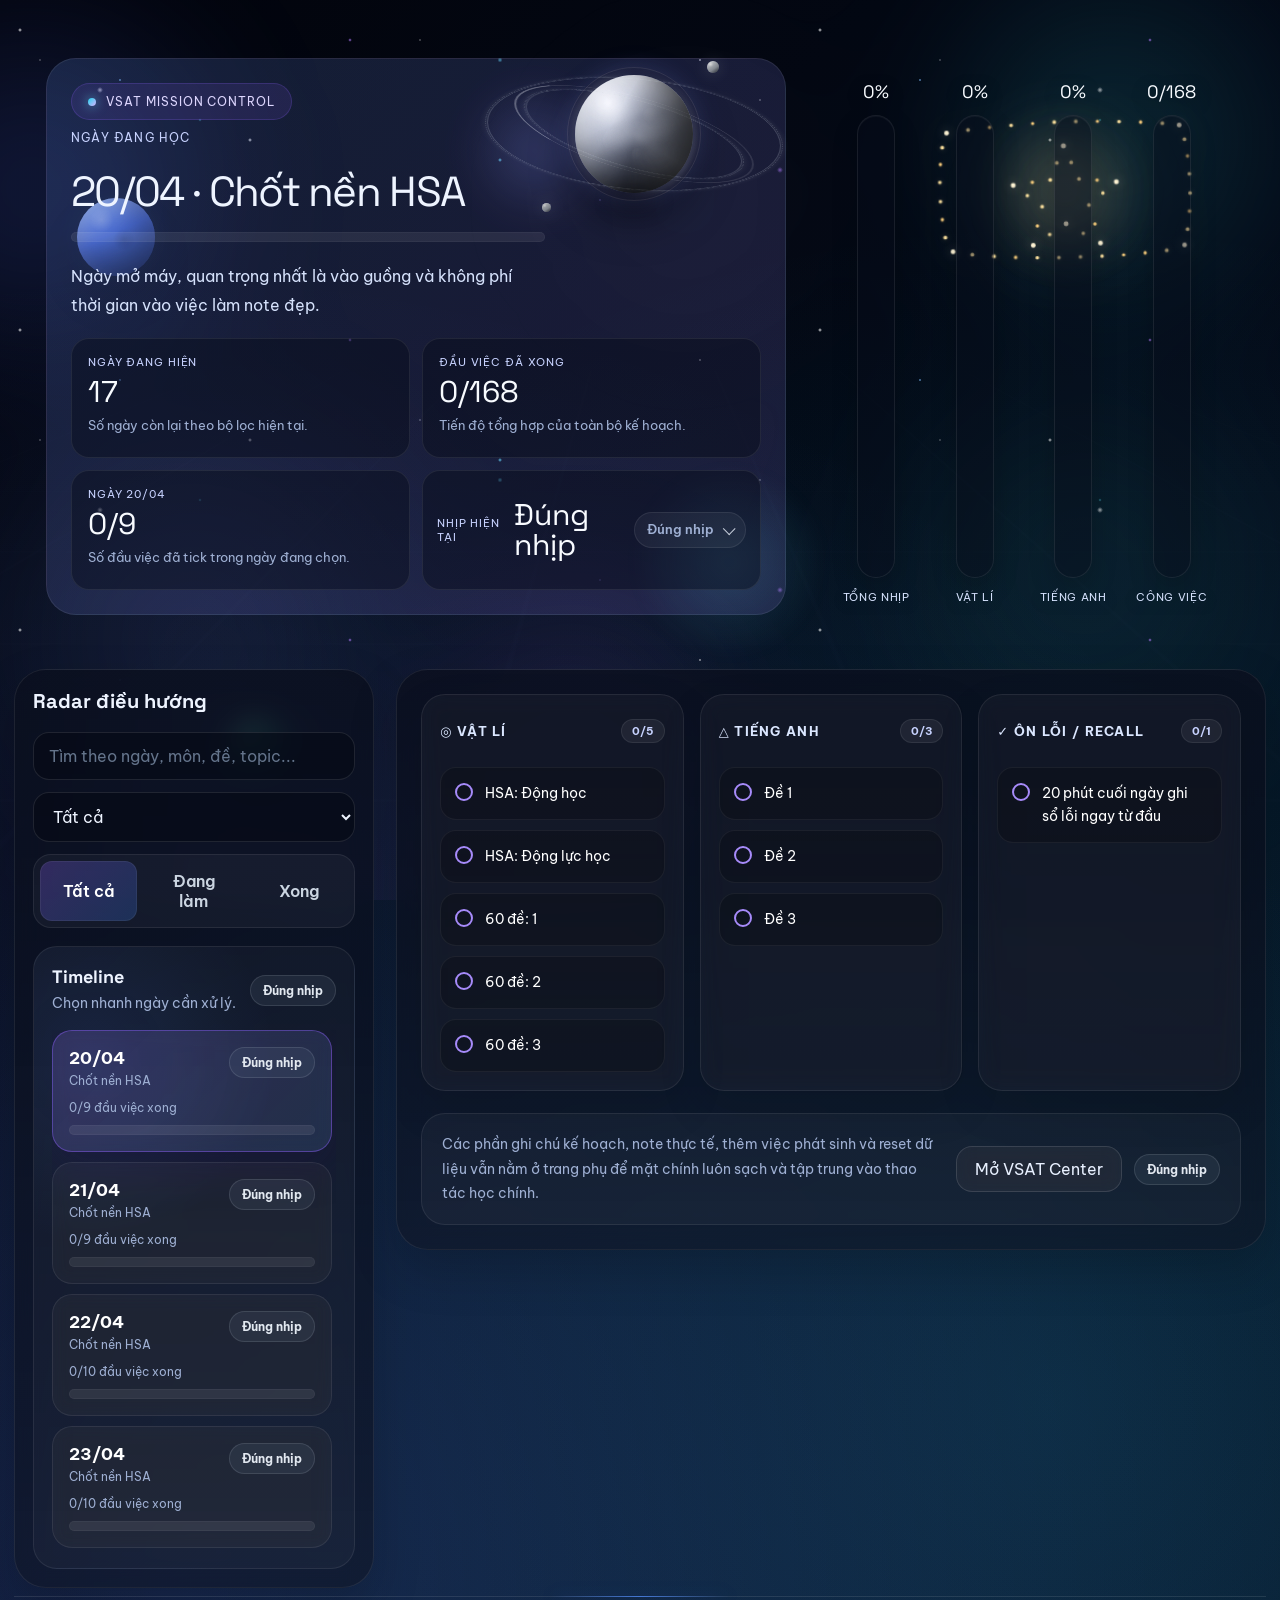
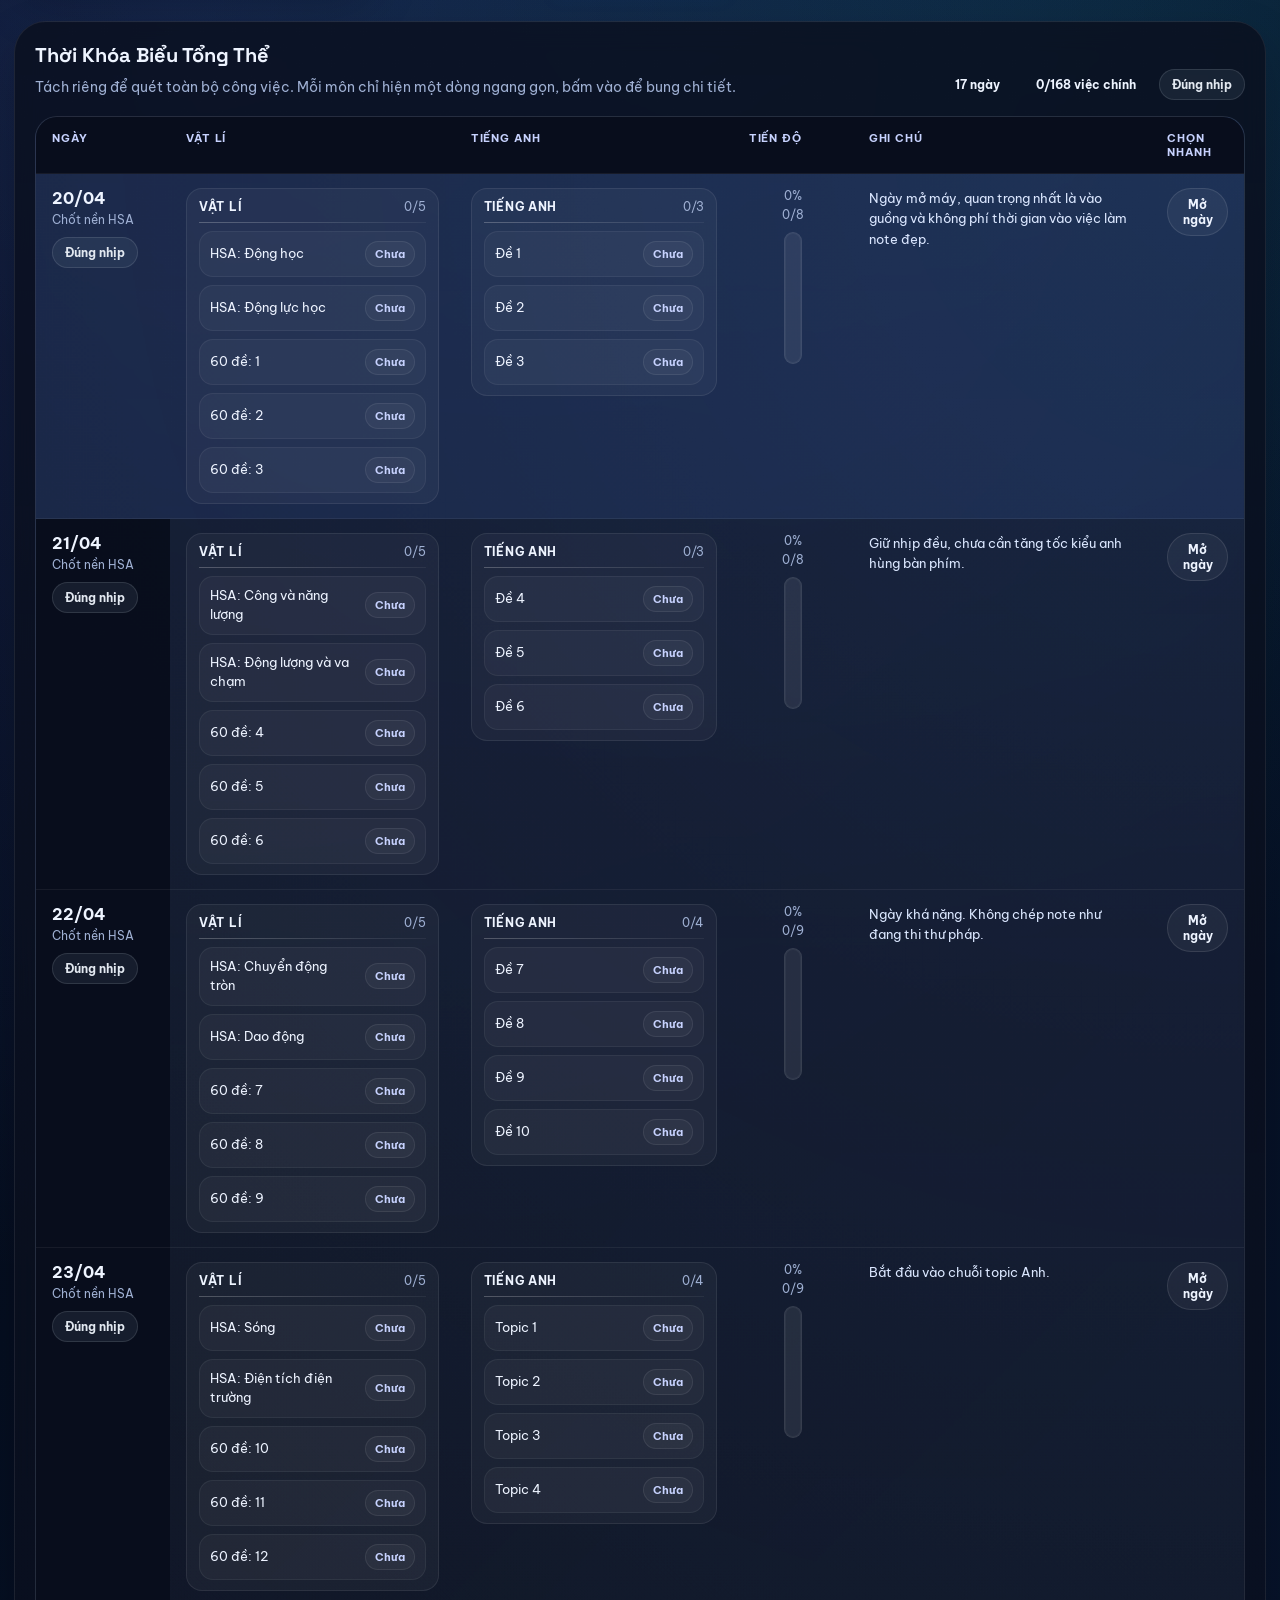
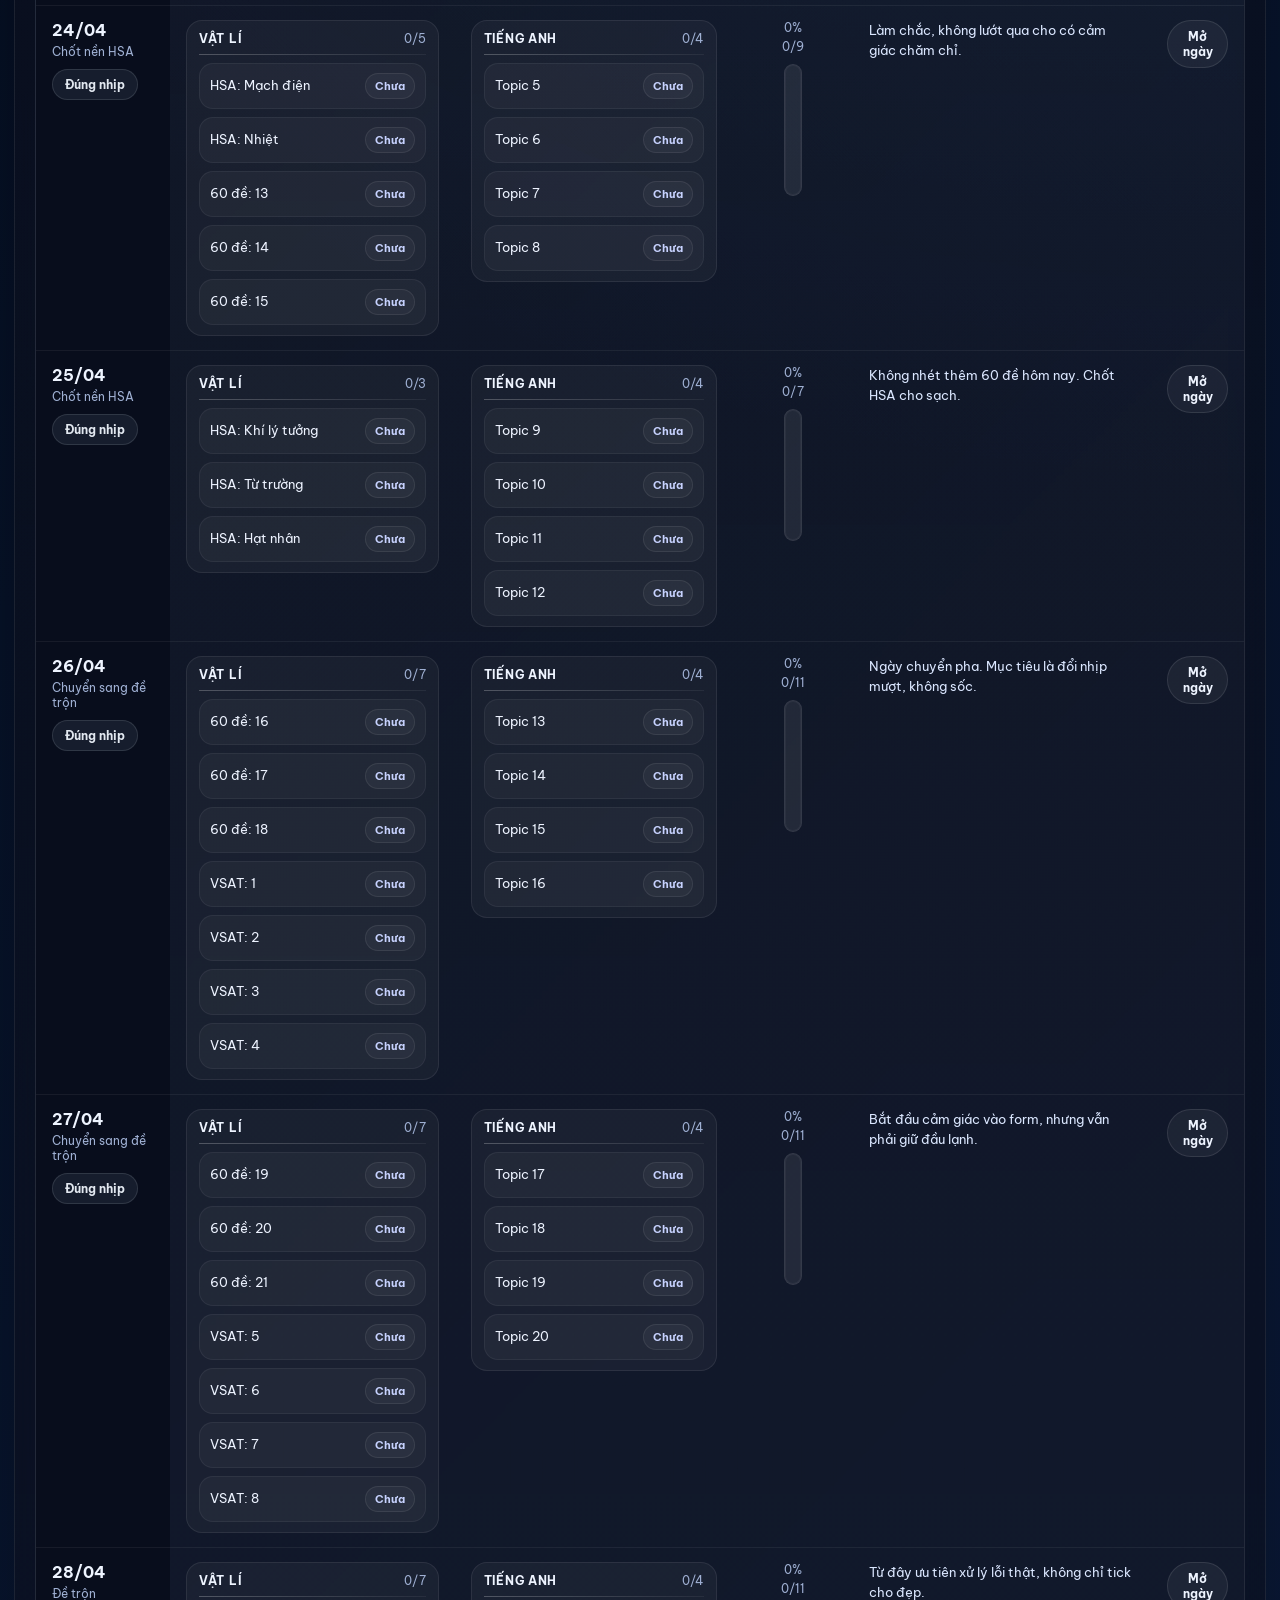
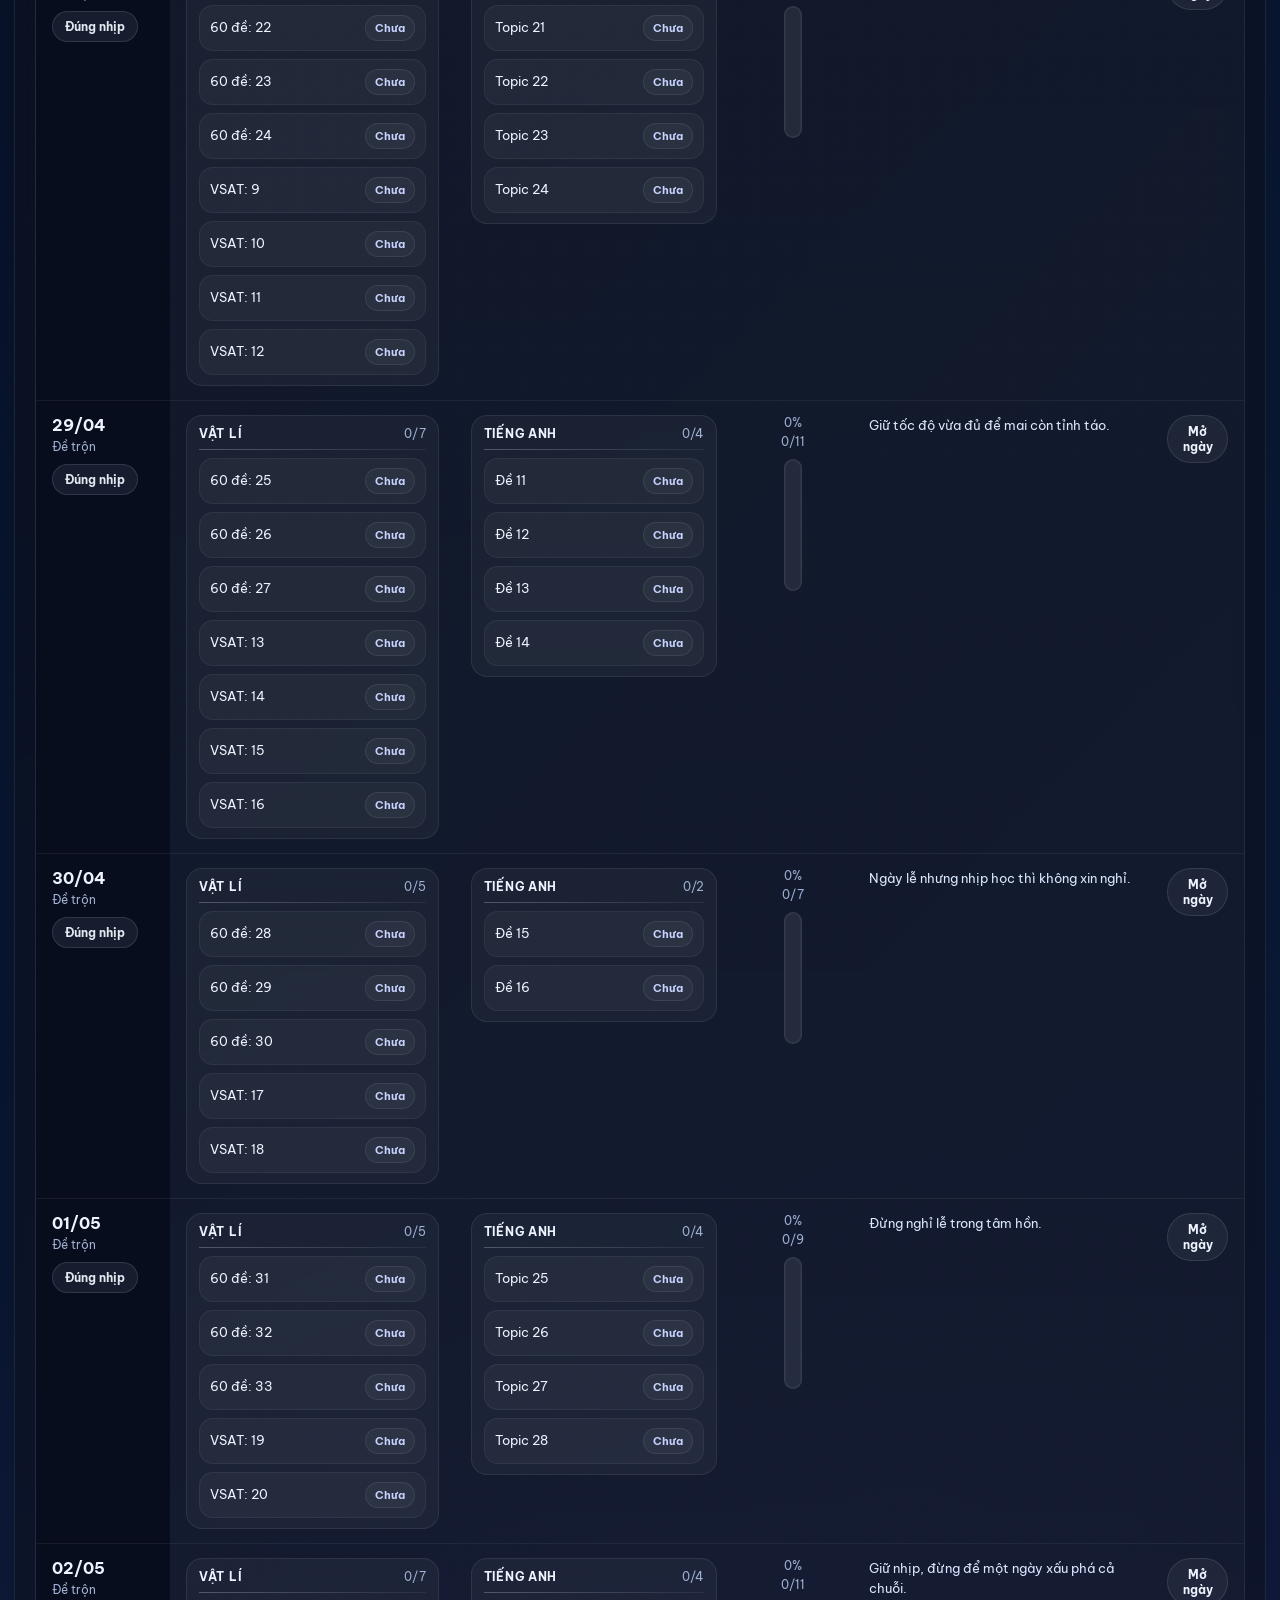
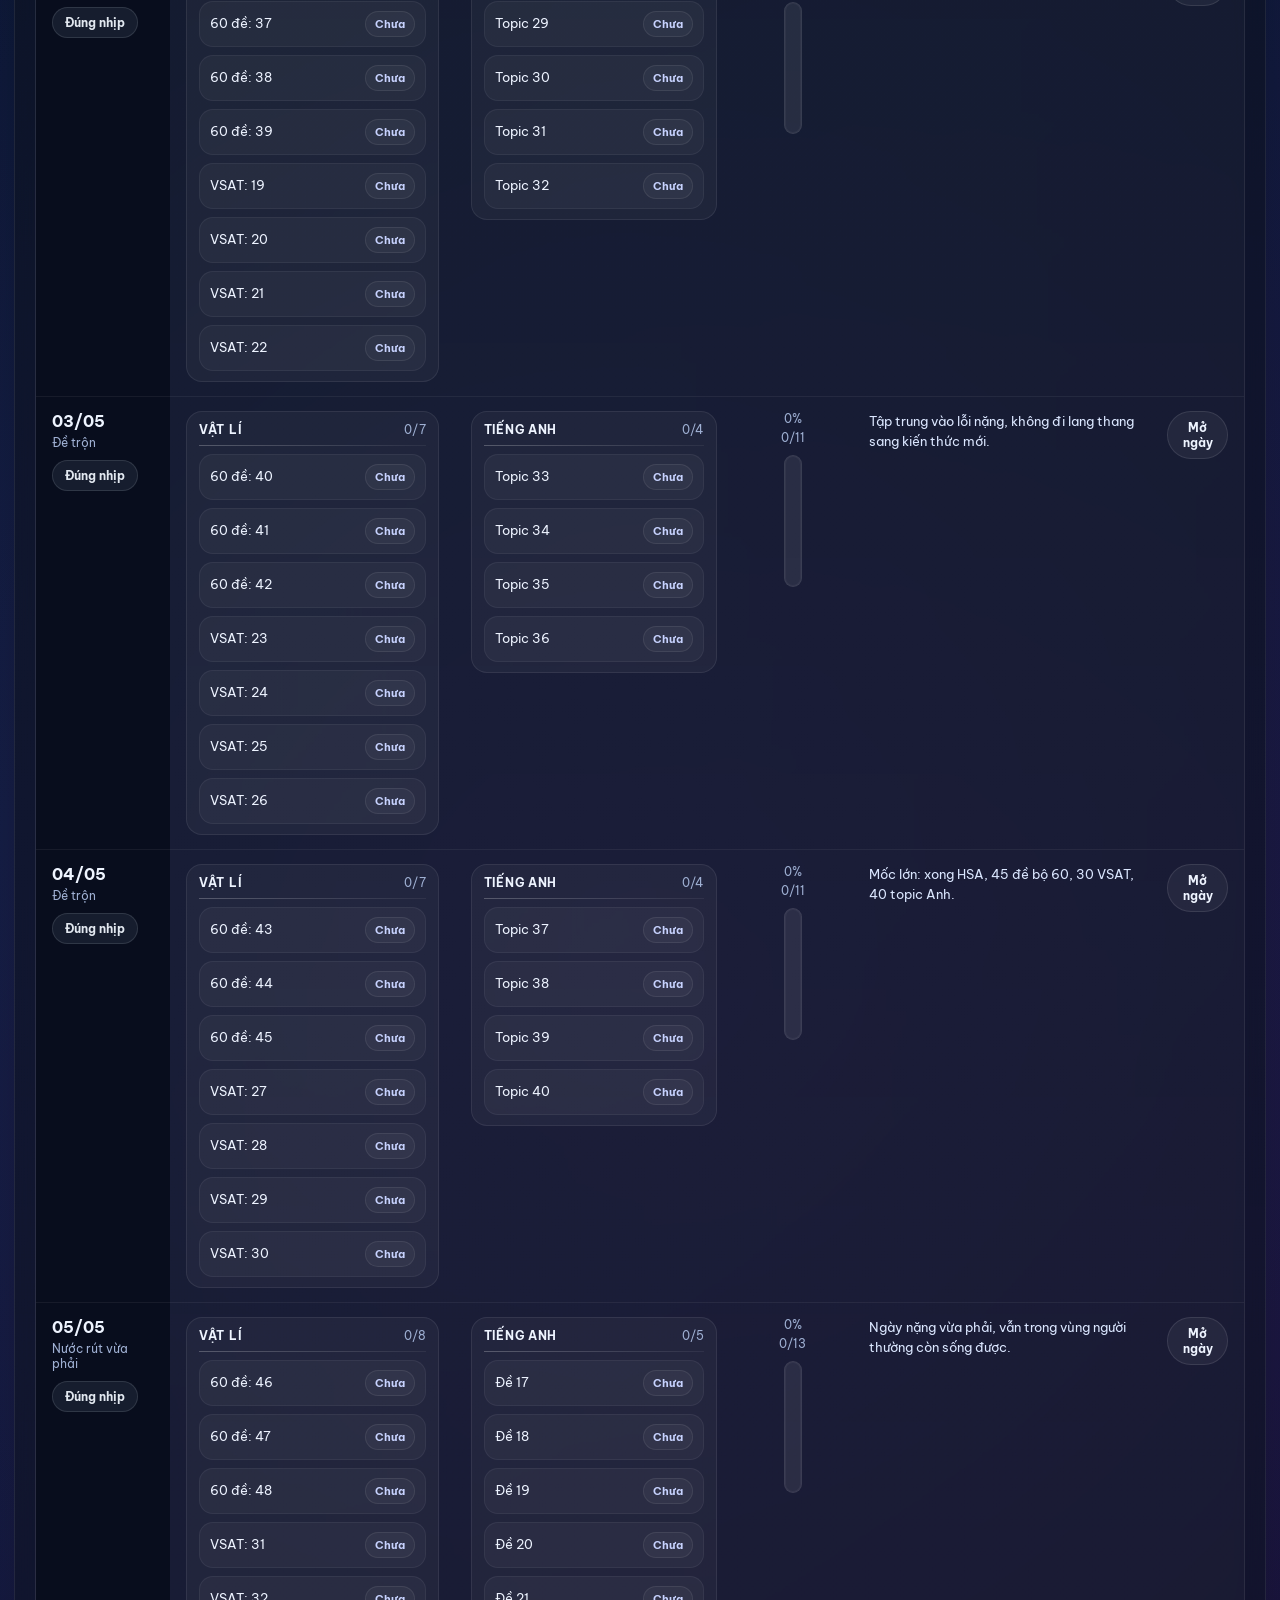
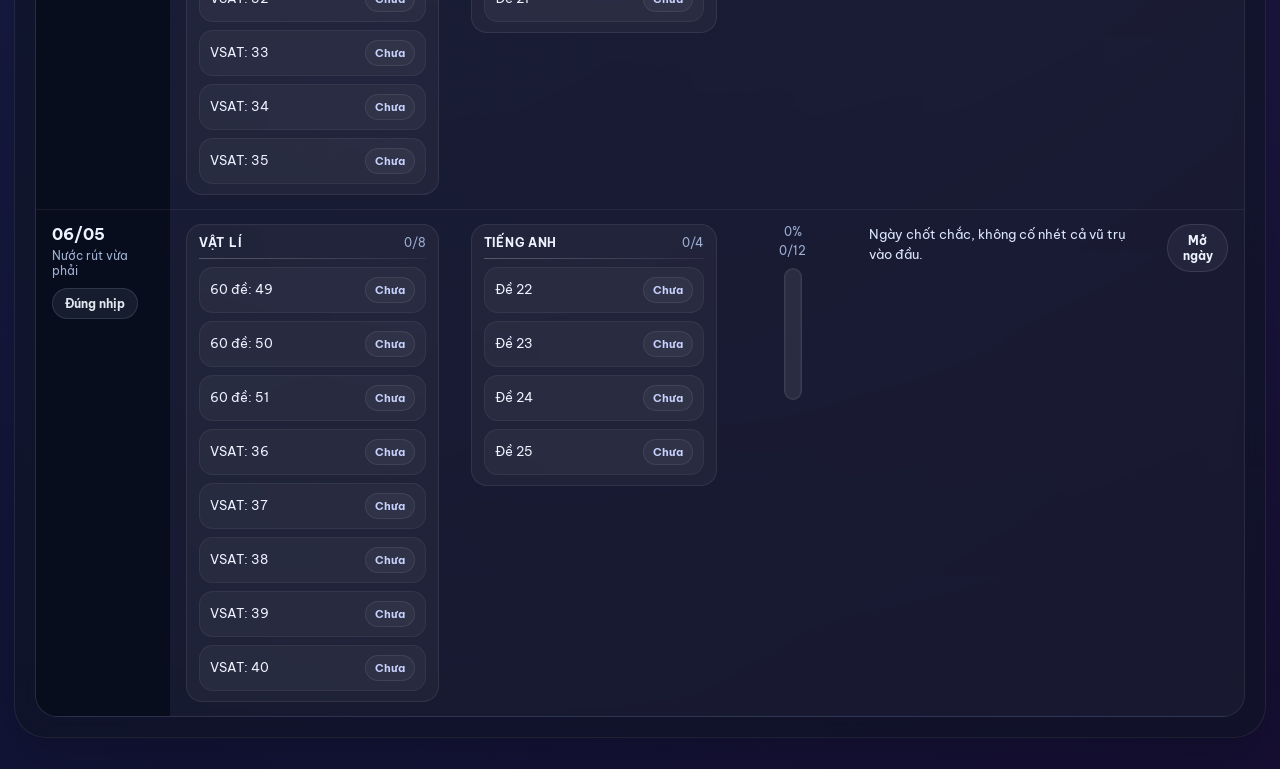
<file: vsat.html>
<!DOCTYPE html>
<html lang="vi">
<head>
  <meta charset="UTF-8" />
  <meta name="viewport" content="width=device-width, initial-scale=1.0" />
  <meta name="theme-color" content="#050918" />
  <title>Lịch học 20/04 - 06/05</title>
  <link rel="preconnect" href="https://fonts.googleapis.com">
  <link rel="preconnect" href="https://fonts.gstatic.com" crossorigin>
  <link href="https://fonts.googleapis.com/css2?family=Be+Vietnam+Pro:wght@400;500;600;700;800&family=Space+Grotesk:wght@500;700&display=swap" rel="stylesheet">
  <style>
    :root {
      --bg-1: #02040c;
      --bg-2: #061126;
      --bg-3: #0b1a39;
      --bg-4: #160f33;
      --panel: rgba(8, 13, 28, 0.7);
      --panel-soft: rgba(255, 255, 255, 0.05);
      --panel-strong: rgba(255, 255, 255, 0.1);
      --border: rgba(161, 176, 255, 0.14);
      --text: #eef4ff;
      --muted: #9fb0d3;
      --blue: #4f8cff;
      --cyan: #22d3ee;
      --violet: #8b5cf6;
      --rose: #fb7185;
      --green: #34d399;
      --amber: #fbbf24;
      --shadow: 0 28px 90px rgba(0, 0, 0, 0.38);
      --radius-xl: 32px;
      --radius-lg: 24px;
      --radius-md: 18px;
      --radius-sm: 14px;
    }

    * { box-sizing: border-box; margin: 0; padding: 0; }

    html, body {
      min-height: 100%;
      font-family: "Be Vietnam Pro", ui-sans-serif, system-ui, sans-serif;
      color: var(--text);
      background:
        radial-gradient(circle at 14% 18%, rgba(91, 126, 255, 0.2), transparent 18%),
        radial-gradient(circle at 82% 16%, rgba(34, 211, 238, 0.14), transparent 16%),
        radial-gradient(circle at 50% 84%, rgba(168, 85, 247, 0.12), transparent 20%),
        linear-gradient(135deg, var(--bg-1), var(--bg-2) 38%, var(--bg-3) 72%, var(--bg-4));
      overflow-x: hidden;
    }

    body { position: relative; }
    button, input, textarea, select { font: inherit; }

    .universe {
      position: fixed;
      inset: 0;
      overflow: hidden;
      pointer-events: none;
      z-index: 0;
    }

    .nebula,
    .nebula::before,
    .nebula::after {
      content: "";
      position: absolute;
      inset: -16%;
      filter: blur(62px);
    }

    .nebula {
      background:
        radial-gradient(circle at 14% 28%, rgba(88, 113, 255, 0.22), transparent 14%),
        radial-gradient(circle at 78% 24%, rgba(58, 235, 255, 0.16), transparent 14%),
        radial-gradient(circle at 46% 74%, rgba(196, 103, 255, 0.14), transparent 16%);
      animation: driftNebula 24s ease-in-out infinite alternate;
    }

    .nebula::before {
      background:
        radial-gradient(circle at 30% 62%, rgba(122, 160, 255, 0.16), transparent 14%),
        radial-gradient(circle at 70% 58%, rgba(83, 244, 255, 0.1), transparent 14%);
      animation: driftNebula 32s ease-in-out infinite alternate-reverse;
    }

    .nebula::after {
      background:
        radial-gradient(circle at 52% 34%, rgba(255, 255, 255, 0.06), transparent 9%),
        radial-gradient(circle at 34% 82%, rgba(191, 121, 255, 0.1), transparent 14%);
      animation: driftNebula 36s ease-in-out infinite alternate;
    }

    .space-grid {
      position: absolute;
      inset: 0;
      background:
        linear-gradient(rgba(130, 170, 255, 0.045) 1px, transparent 1px),
        linear-gradient(90deg, rgba(130, 170, 255, 0.045) 1px, transparent 1px);
      background-size: 100px 100px;
      mask-image: radial-gradient(circle at center, rgba(0, 0, 0, 0.95), transparent 84%);
      opacity: 0.22;
      transform: perspective(1200px) rotateX(78deg) scale(1.8) translateY(16%);
    }

    .stars,
    .stars2,
    .stars3 {
      position: absolute;
      inset: 0;
      background-repeat: repeat;
      animation-timing-function: linear;
      animation-iteration-count: infinite;
    }

    .stars {
      background-image:
        radial-gradient(2px 2px at 20px 30px, rgba(255,255,255,.95), transparent),
        radial-gradient(1.5px 1.5px at 120px 80px, rgba(130,190,255,.95), transparent),
        radial-gradient(2px 2px at 250px 140px, rgba(255,255,255,.9), transparent),
        radial-gradient(1.8px 1.8px at 350px 40px, rgba(178,125,255,.95), transparent),
        radial-gradient(2px 2px at 500px 160px, rgba(97,231,255,.95), transparent),
        radial-gradient(1.5px 1.5px at 700px 60px, rgba(255,255,255,.85), transparent);
      background-size: 800px 300px;
      opacity: .9;
      animation: driftStars 100s linear infinite;
    }

    .stars2 {
      background-image:
        radial-gradient(1.2px 1.2px at 40px 60px, rgba(255,255,255,.85), transparent),
        radial-gradient(1.7px 1.7px at 200px 120px, rgba(97,231,255,.75), transparent),
        radial-gradient(1.2px 1.2px at 420px 40px, rgba(255,255,255,.95), transparent),
        radial-gradient(1.3px 1.3px at 600px 200px, rgba(170,140,255,.8), transparent),
        radial-gradient(1.5px 1.5px at 760px 100px, rgba(255,255,255,.8), transparent);
      background-size: 900px 380px;
      animation: driftStarsReverse 145s linear infinite;
      opacity: .55;
    }

    .stars3 {
      background-image:
        radial-gradient(3px 3px at 100px 90px, rgba(255,255,255,.9), transparent),
        radial-gradient(2.5px 2.5px at 500px 60px, rgba(97,231,255,.9), transparent),
        radial-gradient(3px 3px at 780px 170px, rgba(186,122,255,.85), transparent);
      background-size: 1000px 420px;
      animation: twinkle 7s ease-in-out infinite alternate;
      opacity: .7;
      filter: drop-shadow(0 0 4px rgba(255,255,255,.22));
    }

    .shooting-star {
      position: absolute;
      width: 180px;
      height: 2px;
      border-radius: 999px;
      background: linear-gradient(90deg, rgba(255,255,255,0), rgba(255,255,255,1), rgba(103,220,255,0));
      filter: drop-shadow(0 0 12px rgba(255,255,255,.8));
      opacity: 0;
      pointer-events: none;
      transform: rotate(-25deg);
      animation: shooting 9s ease-in-out infinite;
      will-change: transform, opacity;
    }

    .shooting-star.one { top: 12%; left: 72%; animation-delay: 0s; }
    .shooting-star.two { top: 26%; left: 18%; width: 140px; animation-delay: 3s; }
    .shooting-star.three { top: 8%; left: 45%; width: 210px; animation-delay: 6s; }

    .flag-burst {
      --flag-top: 88px;
      --flag-right: max(5%, 22px);
      --flag-shift-x: -18px;
      --flag-shift-y: 14px;
      --flag-tilt: -5deg;
      position: absolute;
      right: var(--flag-right);
      top: var(--flag-top);
      width: min(300px, 34vw);
      aspect-ratio: 5 / 3;
      pointer-events: none;
      opacity: 0;
      transform: translate3d(var(--flag-shift-x), var(--flag-shift-y), 0) rotate(var(--flag-tilt)) scale(.96);
      transition: opacity .8s ease, transform .8s ease, filter .8s ease;
      filter: drop-shadow(0 0 16px rgba(255,214,136,.12));
    }

    .flag-burst::before {
      content: "";
      position: absolute;
      inset: -10% -8%;
      background:
        radial-gradient(circle at 50% 48%, rgba(255,205,112,.16), transparent 34%),
        radial-gradient(circle at 50% 52%, rgba(255,244,218,.08), transparent 58%);
      filter: blur(22px);
      opacity: 0;
      transform: scale(.88);
      transition: opacity .9s ease, transform 1s ease;
    }

    .flag-burst::after {
      content: "";
      position: absolute;
      inset: 8% 12%;
      background: radial-gradient(circle at 50% 50%, rgba(255,232,170,.16), transparent 62%);
      filter: blur(24px);
      opacity: 0;
    }

    body.flag-burst-active .flag-burst {
      opacity: 1;
      transform: translate3d(0, 0, 0) rotate(var(--flag-tilt)) scale(1);
      filter: drop-shadow(0 0 22px rgba(255,224,158,.22));
    }

    body.flag-burst-active .flag-burst::before {
      opacity: .72;
      transform: scale(1);
      animation: flagAuraPulse 2.8s ease-in-out infinite alternate;
    }

    body.flag-burst-active .flag-burst::after {
      opacity: .5;
      animation: flagAuraDrift 3.2s ease-in-out infinite alternate;
    }

    .flag-burst svg {
      position: relative;
      width: 100%;
      height: 100%;
      overflow: visible;
    }

    .flag-dot {
      fill: #ffe4a0;
      opacity: 0;
      transform-box: fill-box;
      transform-origin: center;
      filter: drop-shadow(0 0 5px rgba(255,224,154,.28));
    }

    .flag-dot.major {
      fill: #fff5d6;
      filter: drop-shadow(0 0 10px rgba(255,238,196,.48));
    }

    .flag-dot.soft {
      fill: #ffd27f;
      filter: drop-shadow(0 0 4px rgba(255,202,108,.22));
    }

    body.flag-burst-active .flag-dot {
      animation:
        flagDotAppear .9s ease forwards,
        flagDotTwinkle 2.25s ease-in-out infinite alternate;
      animation-delay: var(--delay, 0s), calc(var(--delay, 0s) + .92s);
    }

    body.flag-burst-active .flag-dot.soft {
      animation-duration: 1s, 1.9s;
    }

    body.flag-burst-active .flag-dot.major {
      animation-duration: .82s, 2.5s;
    }

    .floating-planet {
      position: absolute;
      border-radius: 50%;
      box-shadow:
        inset -20px -24px 36px rgba(0,0,0,0.38),
        inset 8px 8px 16px rgba(255,255,255,0.12),
        0 24px 40px rgba(0,0,0,0.28);
      opacity: 0.82;
      animation: planetFloat 9s ease-in-out infinite;
    }

    .floating-planet::before,
    .floating-planet::after {
      content: "";
      position: absolute;
      border-radius: 50%;
    }

    .floating-planet::before {
      inset: -18%;
      background: radial-gradient(circle, rgba(94, 156, 255, 0.18), transparent 66%);
      filter: blur(12px);
    }

    .floating-planet::after {
      inset: 8%;
      background:
        radial-gradient(circle at 28% 24%, rgba(255,255,255,0.28), transparent 18%),
        radial-gradient(circle at 62% 54%, rgba(0,0,0,0.18), transparent 20%);
      opacity: 0.88;
    }

    .floating-planet.p1 {
      width: 78px;
      height: 78px;
      left: 6%;
      top: 22%;
      background: linear-gradient(155deg, #b7d2ff, #5279ff 46%, #15214c 100%);
    }

    .floating-planet.p3 .ring {
      position: absolute;
      left: 50%;
      top: 50%;
      width: 150%;
      height: 34%;
      transform: translate(-50%, -50%) rotate(-12deg);
      border-radius: 50%;
      border: 2px solid rgba(255,255,255,0.22);
      border-left-color: rgba(255,255,255,0.45);
      box-shadow: 0 0 18px rgba(255,255,255,0.12);
    }

    .floating-planet.p3 {
      width: 56px;
      height: 56px;
      left: 18%;
      bottom: 14%;
      background: linear-gradient(155deg, #a7f3d0, #059669 46%, #062a28 100%);
      animation-duration: 8s;
    }

    .app {
      position: relative;
      z-index: 1;
      width: min(1480px, calc(100% - 28px));
      margin: 0 auto;
      padding: 26px 0 32px;
    }

    .hero-shell {
      position: relative;
      overflow: visible;
      padding: 32px;
      border-radius: 0;
      border: 0;
      background: transparent;
      backdrop-filter: none;
      -webkit-backdrop-filter: none;
      box-shadow: none;
    }

    .hero {
      display: grid;
      grid-template-columns: minmax(0, 1.2fr) minmax(320px, 420px);
      gap: 28px;
      align-items: stretch;
      position: relative;
      z-index: 2;
      overflow: visible;
    }

    .hero-copy {
      display: grid;
      gap: 18px;
      align-content: stretch;
      height: 100%;
    }

    .pill {
      display: inline-flex;
      align-items: center;
      gap: 10px;
      width: fit-content;
      padding: 10px 16px;
      border-radius: 999px;
      background: rgba(139,92,246,0.12);
      border: 1px solid rgba(139,92,246,0.22);
      color: #ddd6fe;
      font-size: 12px;
      letter-spacing: 0.08em;
      text-transform: uppercase;
    }

    .pill::before {
      content: "";
      width: 8px;
      height: 8px;
      border-radius: 50%;
      background: linear-gradient(135deg, var(--cyan), #d8b4fe);
      box-shadow: 0 0 12px rgba(103, 232, 255, 0.75);
    }

    h1 {
      font-family: "Space Grotesk", sans-serif;
      font-size: clamp(38px, 5vw, 68px);
      line-height: 0.98;
      letter-spacing: -0.05em;
      max-width: 760px;
    }

    .hero-copy p {
      color: var(--muted);
      max-width: 720px;
      line-height: 1.8;
      font-size: 15px;
    }

    .hero-highlights {
      display: flex;
      flex-wrap: wrap;
      gap: 12px;
    }

    .hero-tag {
      padding: 11px 15px;
      border-radius: 999px;
      background: rgba(255,255,255,0.05);
      border: 1px solid rgba(255,255,255,0.08);
      color: #d8e4ff;
      font-size: 13px;
    }

    .hero-day-card {
      padding: 24px;
      border-radius: 30px;
      background:
        linear-gradient(135deg, rgba(79,140,255,0.14), rgba(139,92,246,0.12)),
        rgba(255,255,255,0.03);
      border: 1px solid rgba(255,255,255,0.08);
      position: relative;
      overflow: visible;
      display: grid;
      gap: 18px;
      height: 100%;
    }

    .hero-day-card::after {
      content: "";
      position: absolute;
      right: -54px;
      bottom: -58px;
      width: 220px;
      height: 220px;
      border-radius: 50%;
      background: radial-gradient(circle, rgba(99,224,255,0.16), transparent 62%);
      filter: blur(8px);
    }

    .hero-day-card::before {
      content: "";
      position: absolute;
      right: 166px;
      top: 8px;
      width: 168px;
      height: 168px;
      border-radius: 50%;
      background:
        radial-gradient(circle, rgba(116,160,255,.2), transparent 56%),
        radial-gradient(circle, rgba(196,122,255,.09), transparent 72%);
      filter: blur(18px);
      opacity: 0.92;
    }

    .hero-day-main,
    .hero-day-focus {
      position: relative;
      z-index: 1;
    }

    .hero-day-focus {
      z-index: 4;
    }

    .hero-day-main {
      display: grid;
      gap: 10px;
      padding-right: 216px;
    }

    .hero-progress-inline {
      width: min(220px, calc(100% - 40px));
      margin-top: 4px;
    }

    .hero-day-focus {
      display: grid;
      grid-template-columns: repeat(2, minmax(0, 1fr));
      gap: 12px;
    }

    .hero-focus-card {
      display: grid;
      gap: 8px;
      align-content: start;
      min-height: 120px;
      padding: 16px;
      border-radius: 18px;
      background: rgba(5, 10, 22, 0.42);
      border: 1px solid rgba(255,255,255,0.08);
    }

    .hero-focus-label {
      font-size: 11px;
      letter-spacing: 0.08em;
      text-transform: uppercase;
      color: #c7d2fe;
    }

    .hero-focus-value {
      font-family: "Space Grotesk", sans-serif;
      font-size: clamp(22px, 3vw, 30px);
      line-height: 1;
      color: #f8fbff;
    }

    .hero-focus-note {
      color: var(--muted);
      font-size: 13px;
      line-height: 1.55;
    }

    .hero-planet {
      position: absolute;
      top: 16px;
      right: 92px;
      width: 118px;
      height: 118px;
      pointer-events: none;
      z-index: 1;
      transform-style: preserve-3d;
      animation: heroPlanetFloat 8s ease-in-out infinite;
    }

    .hero-planet-ball {
      position: relative;
      width: 100%;
      height: 100%;
      border-radius: 50%;
      transform-style: preserve-3d;
      box-shadow:
        inset -30px -34px 46px rgba(0,0,0,.48),
        inset 12px 12px 24px rgba(255,255,255,.10),
        inset -6px -8px 14px rgba(0,0,0,.2),
        0 26px 46px rgba(0,0,0,.38);
      overflow: visible;
      isolation: isolate;
      background:
        radial-gradient(circle at 28% 24%, rgba(255,255,255,.98), rgba(255,255,255,.18) 12%, transparent 18%),
        radial-gradient(circle at 52% 58%, rgba(225,230,238,.12), transparent 26%),
        linear-gradient(155deg,#f8fafc 0%, #c7cdd6 38%, #676f7d 68%, #171c25 100%);
    }

    .hero-planet-ball::before {
      content: "";
      position: absolute;
      inset: 7%;
      border-radius: 50%;
      background:
        radial-gradient(circle at 28% 24%, rgba(255,255,255,.34), transparent 24%),
        radial-gradient(circle at 36% 34%, rgba(255,255,255,.14), transparent 18%),
        radial-gradient(circle at 72% 70%, rgba(255,255,255,.06), transparent 24%);
      filter: blur(7px);
      z-index: 6;
      pointer-events: none;
    }

    .hero-planet-ball::after {
      content: "";
      position: absolute;
      inset: -8px;
      border-radius: 50%;
      border: 1px solid rgba(255,255,255,.10);
      box-shadow: 0 0 22px rgba(119,166,255,.10), inset 0 0 18px rgba(255,255,255,.04);
      pointer-events: none;
      z-index: 2;
    }

    .hero-planet-aura {
      position: absolute;
      inset: -20%;
      border-radius: 50%;
      background:
        radial-gradient(circle, rgba(126,174,255,.18), transparent 60%),
        radial-gradient(circle, rgba(196,122,255,.08), transparent 76%);
      filter: blur(16px);
      opacity: .9;
      z-index: -2;
      animation: auraPulse 4.5s ease-in-out infinite;
    }

    .hero-planet-atmosphere {
      position: absolute;
      inset: -4px;
      border-radius: 50%;
      mix-blend-mode: screen;
      filter: blur(2px);
      opacity: .88;
      z-index: 5;
      animation: atmosphereRotate 32s linear infinite;
      background:
        radial-gradient(circle at 26% 24%, rgba(255,255,255,.10), transparent 32%),
        conic-gradient(from 0deg, rgba(255,255,255,0) 0deg, rgba(229,234,240,.16) 124deg, rgba(255,255,255,0) 190deg, rgba(182,189,200,.12) 260deg, rgba(255,255,255,0) 360deg);
    }

    .hero-planet-surface {
      position: absolute;
      inset: 8%;
      border-radius: 50%;
      overflow: hidden;
      z-index: 3;
      mix-blend-mode: soft-light;
      opacity: .82;
      background:
        radial-gradient(circle at 26% 36%, rgba(255,255,255,.20), transparent 16%),
        radial-gradient(circle at 54% 56%, rgba(18,22,30,.22), transparent 22%),
        radial-gradient(circle at 68% 30%, rgba(232,236,243,.12), transparent 12%);
    }

    .hero-planet-surface::before {
      content: "";
      position: absolute;
      inset: -10%;
      background:
        radial-gradient(circle at 24% 36%, rgba(255,255,255,.18), transparent 10%),
        radial-gradient(circle at 60% 26%, rgba(255,255,255,.10), transparent 8%),
        radial-gradient(circle at 56% 60%, rgba(0,0,0,.20), transparent 14%),
        radial-gradient(circle at 34% 72%, rgba(255,255,255,.08), transparent 11%),
        radial-gradient(circle at 74% 66%, rgba(0,0,0,.12), transparent 12%);
      filter: blur(5px);
      animation: surfaceDrift 24s linear infinite;
    }

    .hero-planet-surface::after {
      content: "";
      position: absolute;
      inset: -14%;
      background: repeating-linear-gradient(155deg, rgba(255,255,255,.05) 0 10px, rgba(255,255,255,0) 10px 24px);
      opacity: .34;
      filter: blur(3px);
      transform: rotate(-10deg);
    }

    .hero-planet-night {
      position: absolute;
      inset: 0;
      border-radius: 50%;
      z-index: 4;
      background: linear-gradient(120deg, transparent 35%, rgba(0,0,0,.68) 85%);
    }

    .hero-planet-band {
      position: absolute;
      left: 10%;
      right: 10%;
      top: 42%;
      height: 16%;
      border-radius: 999px;
      filter: blur(4px);
      opacity: .72;
      z-index: 6;
      transform: rotate(-15deg);
      background: linear-gradient(90deg, transparent, rgba(232,236,242,.28), transparent);
      animation: bandShift 9s ease-in-out infinite;
    }

    .hero-planet-crater {
      position: absolute;
      border-radius: 50%;
      background: radial-gradient(circle at 35% 35%, rgba(255,255,255,.16), rgba(0,0,0,.14) 70%, transparent 72%);
      opacity: .42;
      mix-blend-mode: screen;
      z-index: 6;
    }

    .hero-planet-crater.c1 { width: 18%; height: 18%; left: 24%; top: 46%; }
    .hero-planet-crater.c2 { width: 12%; height: 12%; left: 58%; top: 28%; opacity: .28; }
    .hero-planet-crater.c3 { width: 10%; height: 10%; left: 48%; top: 62%; opacity: .22; }

    .hero-planet-orbit {
      position: absolute;
      left: 50%;
      top: 50%;
      border-radius: 50%;
      transform-style: preserve-3d;
      pointer-events: none;
      z-index: 1;
    }

    .hero-planet-orbit::before {
      content: "";
      position: absolute;
      inset: 0;
      border-radius: inherit;
      border: 1px solid rgba(220,226,236,.22);
      box-shadow: 0 0 10px rgba(220,226,236,.14);
    }

    .hero-planet-orbit::after {
      content: "";
      position: absolute;
      inset: -2px;
      border-radius: inherit;
      border: 1px dashed rgba(186,194,206,.22);
      filter: blur(.5px);
    }

    .hero-planet-orbit.po1 {
      width: 190%;
      height: 190%;
      transform: translate(-50%, -50%) rotateX(72deg) rotateY(15deg);
      animation: pOrbit1 12s linear infinite;
    }

    .hero-planet-orbit.po2 {
      width: 250%;
      height: 250%;
      transform: translate(-50%, -50%) rotateX(68deg) rotateY(5deg);
      animation: pOrbit2 24s linear infinite reverse;
    }

    .hero-planet-ring {
      position: absolute;
      left: 50%;
      top: 50%;
      width: 210%;
      height: 210%;
      transform: translate(-50%, -50%) rotateX(72deg) rotateY(15deg);
      border-radius: 50%;
      border: 2px solid rgba(255,255,255,.10);
      border-left-color: rgba(230,235,242,.34);
      z-index: 1;
    }

    .hero-planet-moon {
      position: absolute;
      border-radius: 50%;
      z-index: 7;
      pointer-events: none;
      background: radial-gradient(circle at 30% 28%, rgba(255,255,255,.95), transparent 22%), linear-gradient(145deg, #f6f8fb, #b8bfca 62%, #353c48);
      box-shadow: inset -4px -5px 8px rgba(0,0,0,.35), 0 0 16px rgba(224,229,238,.20);
    }

    .hero-planet-moon.one {
      width: 12px;
      height: 12px;
      top: -12%;
      right: -22%;
      animation: moonOrbit1 8s ease-in-out infinite;
    }

    .hero-planet-moon.two {
      width: 9px;
      height: 9px;
      bottom: -16%;
      left: -28%;
      animation: moonOrbit2 10s ease-in-out infinite;
    }

    .hero-planet-shadow {
      position: absolute;
      left: 50%;
      bottom: -18px;
      width: 86px;
      height: 18px;
      transform: translateX(-50%);
      border-radius: 50%;
      background: radial-gradient(circle, rgba(0,0,0,0.38), transparent 72%);
      filter: blur(10px);
      opacity: 0.8;
    }

    .hero-orbit {
      position: relative;
      min-height: 330px;
      height: 100%;
      align-self: stretch;
      display: grid;
      place-items: stretch;
      border-radius: 30px;
      padding: 22px 20px 18px;
      background: transparent;
      border: 0;
      box-shadow: none;
      overflow: hidden;
    }

    .orbit-progress-wrap {
      position: relative;
      inset: auto;
      display: grid;
      grid-template-rows: auto 1fr;
      align-content: stretch;
      height: 100%;
      width: 100%;
      z-index: 2;
      pointer-events: none;
    }

    .orbit-progress-head {
      margin-bottom: 18px;
      display: grid;
      gap: 6px;
    }

    .orbit-progress-kicker {
      font-size: 11px;
      text-transform: uppercase;
      letter-spacing: 0.14em;
      color: rgba(199, 210, 254, 0.82);
    }

    .orbit-progress-title {
      font-family: "Space Grotesk", sans-serif;
      font-size: 22px;
      letter-spacing: -0.04em;
      color: #f8fbff;
    }

    .orbit-progress-columns {
      display: grid;
      grid-template-columns: repeat(4, minmax(0, 1fr));
      gap: 14px;
      align-items: stretch;
      min-height: 240px;
      height: 100%;
      align-self: stretch;
    }

    .orbit-progress-item {
      display: grid;
      grid-template-rows: auto 1fr auto;
      justify-items: center;
      gap: 12px;
      height: 100%;
      align-self: stretch;
    }

    .orbit-progress-value {
      font-family: "Space Grotesk", sans-serif;
      font-size: 18px;
      color: #f8fbff;
      text-shadow: 0 4px 18px rgba(0,0,0,0.36);
    }

    .orbit-progress-track {
      position: relative;
      width: 38px;
      height: 100%;
      min-height: 220px;
      padding: 0;
      border-radius: 999px;
      background: rgba(8, 14, 28, 0.42);
      border: 1px solid rgba(255,255,255,0.08);
      box-shadow:
        inset 0 1px 0 rgba(255,255,255,0.04),
        0 10px 26px rgba(0,0,0,0.18);
      overflow: hidden;
    }

    .orbit-progress-fill {
      position: absolute;
      left: 0;
      right: 0;
      bottom: 0;
      height: 0;
      border-radius: 999px;
      background: linear-gradient(180deg, #fde68a 0%, #f59e0b 42%, #f97316 100%);
      box-shadow: 0 0 24px rgba(245, 158, 11, 0.34);
    }

    .orbit-progress-fill.physics {
      background: linear-gradient(180deg, #a5f3fc 0%, #38bdf8 48%, #2563eb 100%);
      box-shadow: 0 0 24px rgba(56, 189, 248, 0.3);
    }

    .orbit-progress-fill.english {
      background: linear-gradient(180deg, #f9a8d4 0%, #fb7185 48%, #f97316 100%);
    }

    .orbit-progress-fill.tasks {
      background: linear-gradient(180deg, #86efac 0%, #34d399 48%, #0ea5e9 100%);
    }

    .orbit-progress-name {
      font-size: 11px;
      line-height: 1.4;
      letter-spacing: 0.06em;
      text-transform: uppercase;
      text-align: center;
      color: #d8e4ff;
      text-shadow: 0 4px 18px rgba(0,0,0,0.32);
    }

    .dashboard {
      margin-top: 22px;
      display: grid;
      grid-template-columns: 360px minmax(0, 1fr);
      gap: 22px;
      align-items: start;
    }

    .glass {
      position: relative;
      border-radius: var(--radius-xl);
      background:
        linear-gradient(180deg, rgba(8, 13, 28, 0.8), rgba(8, 13, 28, 0.54)),
        rgba(255,255,255,0.03);
      border: 1px solid rgba(255,255,255,0.08);
      backdrop-filter: blur(14px);
      -webkit-backdrop-filter: blur(14px);
      box-shadow: 0 20px 48px rgba(0,0,0,0.18);
      overflow: hidden;
    }

    .sidebar {
      position: sticky;
      top: 18px;
      padding: 18px;
      display: grid;
      gap: 18px;
    }

    .section-title {
      font-family: "Space Grotesk", sans-serif;
      font-size: 20px;
      font-weight: 700;
    }

    .section-desc {
      margin-top: 8px;
      color: var(--muted);
      line-height: 1.7;
      font-size: 14px;
    }

    .field,
    .select,
    .search {
      width: 100%;
      border-radius: 16px;
      border: 1px solid rgba(255,255,255,0.1);
      background: rgba(5,10,22,0.62);
      color: var(--text);
      padding: 13px 15px;
      outline: none;
    }

    .field:focus,
    .select:focus,
    .search:focus {
      border-color: rgba(96,165,250,0.42);
      box-shadow: 0 0 0 3px rgba(59,130,246,0.12);
    }

    .field::placeholder,
    .search::placeholder {
      color: #64748b;
    }

    .segmented {
      display: grid;
      grid-template-columns: repeat(3, 1fr);
      gap: 8px;
      padding: 6px;
      border-radius: 18px;
      background: rgba(255,255,255,0.04);
      border: 1px solid rgba(255,255,255,0.08);
    }

    .segment-btn,
    .date-btn,
    .task-btn,
    .primary-btn {
      border: 0;
      cursor: pointer;
      transition: 0.24s ease;
    }

    .segment-btn {
      padding: 10px 12px;
      border-radius: 12px;
      background: transparent;
      color: #cbd5e1;
      font-weight: 600;
    }

    .segment-btn.active {
      background: linear-gradient(135deg, rgba(139,92,246,0.26), rgba(59,130,246,0.22));
      color: white;
      box-shadow: inset 0 0 0 1px rgba(255,255,255,0.06);
    }

    .radar {
      padding: 18px;
      border-radius: 24px;
      background:
        radial-gradient(circle at 18% 18%, rgba(79,140,255,0.1), transparent 32%),
        rgba(255,255,255,0.03);
      border: 1px solid rgba(255,255,255,0.08);
    }

    .radar-top {
      display: flex;
      justify-content: space-between;
      gap: 14px;
      align-items: center;
      margin-bottom: 14px;
    }

    .badge {
      display: inline-flex;
      align-items: center;
      justify-content: center;
      padding: 7px 12px;
      border-radius: 999px;
      border: 1px solid transparent;
      font-size: 12px;
      font-weight: 700;
      white-space: nowrap;
    }

    .pace-on { background: rgba(100,116,139,0.16); color: #e2e8f0; border-color: rgba(226,232,240,0.12); }
    .pace-fast { background: rgba(52,211,153,0.14); color: #a7f3d0; border-color: rgba(52,211,153,0.25); }
    .pace-slow { background: rgba(251,191,36,0.14); color: #fde68a; border-color: rgba(251,191,36,0.25); }
    .pace-stuck { background: rgba(251,113,133,0.14); color: #fecdd3; border-color: rgba(251,113,133,0.25); }

    .date-list {
      display: grid;
      gap: 10px;
      max-height: calc(100vh - 380px);
      overflow: auto;
      padding-right: 4px;
    }

    .date-list::-webkit-scrollbar { width: 8px; }
    .date-list::-webkit-scrollbar-thumb {
      background: rgba(148,163,184,0.22);
      border-radius: 999px;
    }

    .date-btn {
      width: 100%;
      text-align: left;
      padding: 16px;
      border-radius: 20px;
      background: rgba(255,255,255,0.035);
      border: 1px solid rgba(255,255,255,0.08);
      color: white;
      backdrop-filter: blur(8px);
      -webkit-backdrop-filter: blur(8px);
    }

    .date-btn:hover {
      transform: translateY(-2px);
      border-color: rgba(255,255,255,0.16);
      background: rgba(255,255,255,0.06);
    }

    .date-btn.active {
      background:
        linear-gradient(135deg, rgba(139,92,246,0.16), rgba(59,130,246,0.12)),
        rgba(255,255,255,0.04);
      border-color: rgba(139,92,246,0.45);
      box-shadow: 0 16px 40px rgba(32,17,72,0.3);
    }

    .date-top {
      display: flex;
      justify-content: space-between;
      gap: 12px;
      align-items: flex-start;
    }

    .date-date { font-size: 17px; font-weight: 700; }
    .date-phase { font-size: 12px; color: var(--muted); margin-top: 4px; }
    .date-count { font-size: 12px; color: var(--muted); margin-top: 12px; }

    .progress {
      height: 10px;
      width: 100%;
      background: rgba(255,255,255,0.08);
      border-radius: 999px;
      overflow: hidden;
      box-shadow: inset 0 0 0 1px rgba(255,255,255,0.04);
    }

    .progress > span {
      display: block;
      height: 100%;
      width: 0;
      border-radius: inherit;
      background: linear-gradient(90deg, var(--violet), var(--blue) 58%, var(--cyan));
      transition: width .25s ease;
    }

    .main {
      display: grid;
      gap: 20px;
    }

    .stat-grid {
      display: grid;
      grid-template-columns: repeat(4, minmax(0, 1fr));
      gap: 14px;
    }

    .stat-card {
      padding: 18px;
      border-radius: 24px;
      background: rgba(255,255,255,0.035);
      border: 1px solid rgba(255,255,255,0.08);
      min-height: 120px;
    }

    .stat-card .label {
      font-size: 12px;
      text-transform: uppercase;
      letter-spacing: 0.08em;
      color: #c7d2fe;
    }

    .stat-card .value {
      margin-top: 12px;
      font-family: "Space Grotesk", sans-serif;
      font-size: clamp(28px, 3vw, 40px);
      line-height: 1;
    }

    .stat-card .meta {
      margin-top: 10px;
      color: var(--muted);
      font-size: 13px;
      line-height: 1.7;
    }

    .mission-shell {
      padding: 24px;
      display: grid;
      gap: 22px;
    }

    .schedule-shell {
      padding: 20px;
      display: grid;
      gap: 16px;
    }

    .schedule-divider {
      width: 100%;
      margin-top: 8px;
      padding-top: 24px;
      border-top: 1px solid rgba(255,255,255,0.1);
      position: relative;
    }

    .schedule-divider::before {
      content: "";
      position: absolute;
      top: -1px;
      left: 50%;
      width: min(180px, 30vw);
      height: 1px;
      transform: translateX(-50%);
      background: linear-gradient(90deg, transparent, rgba(79,140,255,0.75), transparent);
      box-shadow: 0 0 18px rgba(79,140,255,0.28);
    }

    .schedule-head {
      display: flex;
      align-items: end;
      justify-content: space-between;
      gap: 16px;
      flex-wrap: wrap;
    }

    .schedule-stats {
      display: flex;
      flex-wrap: wrap;
      gap: 10px;
    }

    .schedule-table-wrap {
      border-radius: 22px;
      border: 1px solid rgba(255,255,255,0.08);
      background:
        radial-gradient(circle at top right, rgba(79,140,255,0.12), transparent 28%),
        rgba(255,255,255,0.03);
      overflow: auto;
    }

    .schedule-table {
      width: 100%;
      min-width: 1080px;
      border-collapse: separate;
      border-spacing: 0;
    }

    .schedule-table th,
    .schedule-table td {
      padding: 14px 16px;
      vertical-align: top;
      text-align: left;
      border-bottom: 1px solid rgba(255,255,255,0.06);
    }

    .schedule-table th {
      position: sticky;
      top: 0;
      z-index: 2;
      background: rgba(8, 13, 28, 0.96);
      color: #c7d2fe;
      font-size: 11px;
      text-transform: uppercase;
      letter-spacing: 0.08em;
    }

    .schedule-table tr:last-child td {
      border-bottom: 0;
    }

    .schedule-table tbody tr {
      transition: 0.22s ease;
    }

    .schedule-table tbody tr:hover td {
      background: rgba(255,255,255,0.035);
    }

    .schedule-table tr.active-row td {
      background: rgba(79,140,255,0.1);
    }

    .schedule-date-cell {
      position: sticky;
      left: 0;
      z-index: 1;
      min-width: 130px;
      background: rgba(8, 13, 28, 0.94);
    }

    .schedule-date-main {
      font-weight: 700;
      color: #eef4ff;
    }

    .schedule-phase {
      font-size: 12px;
      color: var(--muted);
      margin-top: 4px;
    }

    .schedule-day-badges {
      display: flex;
      flex-wrap: wrap;
      gap: 8px;
      margin-top: 10px;
    }

    .schedule-list {
      display: grid;
      gap: 6px;
      color: #dbe7ff;
      font-size: 13px;
      line-height: 1.55;
    }

    .schedule-list span {
      display: block;
    }

    .schedule-list.tight {
      gap: 5px;
      font-size: 12.5px;
    }

    .schedule-task-panel {
      min-width: 240px;
      display: grid;
      gap: 8px;
      padding: 10px 12px;
      border-radius: 16px;
      background: rgba(255,255,255,0.04);
      border: 1px solid rgba(255,255,255,0.08);
    }

    .schedule-task-head {
      display: flex;
      align-items: center;
      justify-content: space-between;
      min-width: 220px;
      gap: 10px;
    }

    .schedule-task-title {
      color: #eef4ff;
      font-size: 12px;
      font-weight: 700;
      text-transform: uppercase;
      letter-spacing: 0.06em;
    }

    .schedule-task-meta {
      color: #9fb0d3;
      font-size: 12px;
      white-space: nowrap;
    }

    .schedule-task-divider {
      display: flex;
      align-items: center;
      gap: 10px;
      min-width: 0;
    }

    .schedule-task-line {
      flex: 1 1 auto;
      height: 1px;
      background: linear-gradient(90deg, rgba(255,255,255,0.24), rgba(255,255,255,0.06));
    }

    .schedule-task-items {
      display: grid;
      gap: 8px;
    }

    .schedule-task-item {
      display: grid;
      grid-template-columns: 1fr auto;
      gap: 10px;
      align-items: center;
      padding: 9px 10px;
      border-radius: 14px;
      background: rgba(255,255,255,0.035);
      border: 1px solid rgba(255,255,255,0.06);
    }

    .schedule-task-item.done {
      background: rgba(52,211,153,0.08);
      border-color: rgba(52,211,153,0.16);
    }

    .schedule-task-text {
      color: #edf3ff;
      font-size: 13px;
      line-height: 1.5;
    }

    .schedule-task-item.done .schedule-task-text {
      color: #9fb0d3;
      text-decoration: line-through;
    }

    .schedule-task-state {
      padding: 5px 9px;
      border-radius: 999px;
      border: 1px solid rgba(255,255,255,0.08);
      background: rgba(255,255,255,0.04);
      color: #c7d2fe;
      font-size: 11px;
      font-weight: 700;
      white-space: nowrap;
    }

    .schedule-task-item.done .schedule-task-state {
      background: rgba(52,211,153,0.12);
      border-color: rgba(52,211,153,0.2);
      color: #a7f3d0;
    }

    .schedule-progress-cell {
      min-width: 120px;
    }

    .schedule-progress-stack {
      display: grid;
      justify-items: center;
      gap: 10px;
    }

    .schedule-progress-meta {
      display: grid;
      gap: 4px;
      text-align: center;
      color: var(--muted);
      font-size: 12px;
    }

    .schedule-progress-bar {
      position: relative;
      width: 18px;
      height: 132px;
      border-radius: 999px;
      background: rgba(255,255,255,0.08);
      border: 1px solid rgba(255,255,255,0.08);
      overflow: hidden;
      box-shadow: inset 0 0 0 1px rgba(255,255,255,0.04);
    }

    .schedule-progress-bar > span {
      position: absolute;
      left: 0;
      right: 0;
      bottom: 0;
      display: block;
      height: 0;
      border-radius: inherit;
      background: linear-gradient(180deg, var(--violet), var(--blue) 58%, var(--cyan));
      transition: height .25s ease;
    }

    .schedule-note-cell {
      min-width: 240px;
      color: #dbe7ff;
      font-size: 13px;
      line-height: 1.6;
    }

    .schedule-note-snippet {
      display: -webkit-box;
      -webkit-line-clamp: 3;
      -webkit-box-orient: vertical;
      overflow: hidden;
    }

    .schedule-open-btn {
      padding: 8px 12px;
      border-radius: 999px;
      border: 1px solid rgba(255,255,255,0.1);
      background: rgba(255,255,255,0.05);
      color: #eef4ff;
      font-size: 12px;
      font-weight: 700;
      cursor: pointer;
      transition: 0.22s ease;
    }

    .schedule-open-btn:hover {
      transform: translateY(-1px);
      border-color: rgba(96,165,250,0.32);
      background: rgba(79,140,255,0.14);
    }

    .mission-top {
      display: grid;
      grid-template-columns: minmax(0, 1.3fr) 280px;
      gap: 20px;
      align-items: stretch;
    }

    .mission-overview {
      padding: 24px;
      border-radius: 28px;
      background:
        linear-gradient(135deg, rgba(79,140,255,0.14), rgba(139,92,246,0.12)),
        rgba(255,255,255,0.03);
      border: 1px solid rgba(255,255,255,0.08);
      position: relative;
      overflow: hidden;
      display: grid;
      gap: 18px;
      align-content: stretch;
    }

    .mission-overview::after {
      content: "";
      position: absolute;
      right: -50px;
      bottom: -54px;
      width: 220px;
      height: 220px;
      border-radius: 50%;
      background: radial-gradient(circle, rgba(99,224,255,0.16), transparent 62%);
      filter: blur(8px);
    }

    .mission-kicker {
      font-size: 12px;
      text-transform: uppercase;
      letter-spacing: 0.1em;
      color: #c7d2fe;
    }

    .mission-title {
      margin-top: 10px;
      font-family: "Space Grotesk", sans-serif;
      font-size: clamp(30px, 4vw, 42px);
      letter-spacing: -0.04em;
    }

    .mission-copy {
      margin-top: 10px;
      color: #d5e1fb;
      line-height: 1.8;
      max-width: 720px;
    }

    .overview-grid {
      position: relative;
      z-index: 1;
      display: grid;
      grid-template-columns: repeat(2, minmax(0, 1fr));
      gap: 14px;
      height: 100%;
    }

    .overview-card {
      display: grid;
      gap: 8px;
      align-content: start;
      padding: 18px;
      border-radius: 20px;
      background: rgba(5, 10, 22, 0.42);
      border: 1px solid rgba(255,255,255,0.08);
      min-height: 132px;
    }

    .overview-card-label {
      font-size: 11px;
      letter-spacing: 0.08em;
      text-transform: uppercase;
      color: #c7d2fe;
    }

    .overview-card-value {
      font-family: "Space Grotesk", sans-serif;
      font-size: clamp(24px, 3vw, 34px);
      line-height: 1;
      color: #f8fbff;
    }

    .overview-card-note {
      color: var(--muted);
      font-size: 13px;
      line-height: 1.6;
    }

    .mission-focus {
      margin-top: 18px;
      display: grid;
      gap: 12px;
    }

    .focus-chip {
      display: flex;
      align-items: center;
      justify-content: space-between;
      gap: 14px;
      padding: 12px 14px;
      border-radius: 18px;
      background: rgba(5, 10, 22, 0.42);
      border: 1px solid rgba(255,255,255,0.08);
    }

    .focus-chip span:first-child {
      color: #e6efff;
      font-size: 14px;
      font-weight: 600;
    }

    .focus-chip span:last-child {
      color: var(--muted);
      font-size: 13px;
    }

    .focus-chip.pace-chip {
      position: relative;
      align-items: center;
    }

    .pace-menu {
      position: relative;
      margin-left: auto;
      z-index: 8;
    }

    .pace-menu summary {
      list-style: none;
      display: inline-flex;
      align-items: center;
      gap: 10px;
      min-height: 36px;
      padding: 8px 12px;
      border-radius: 999px;
      border: 1px solid rgba(255,255,255,0.08);
      background: rgba(255,255,255,0.05);
      color: #eef4ff;
      font-size: 12px;
      line-height: 1.2;
      cursor: pointer;
      transition: 0.22s ease;
    }

    .pace-menu summary::-webkit-details-marker {
      display: none;
    }

    .pace-menu summary:hover {
      transform: translateY(-1px);
      border-color: rgba(255,255,255,0.18);
      background: rgba(255,255,255,0.08);
    }

    .pace-menu summary::after {
      content: "";
      width: 8px;
      height: 8px;
      border-right: 1.5px solid currentColor;
      border-bottom: 1.5px solid currentColor;
      transform: rotate(45deg) translateY(-1px);
      opacity: 0.8;
    }

    .pace-menu[open] summary::after {
      transform: rotate(-135deg) translateY(-1px);
    }

    .pace-current {
      white-space: nowrap;
    }

    .pace-options {
      position: absolute;
      top: calc(100% + 8px);
      right: 0;
      min-width: 220px;
      display: grid;
      gap: 8px;
      padding: 10px;
      border-radius: 18px;
      border: 1px solid rgba(255,255,255,0.08);
      background: rgba(8, 13, 28, 0.96);
      box-shadow: 0 18px 34px rgba(0,0,0,0.28);
      z-index: 5;
      backdrop-filter: blur(12px);
      -webkit-backdrop-filter: blur(12px);
    }

    .pace-option {
      width: 100%;
      text-align: left;
      border: 1px solid rgba(255,255,255,0.08);
      background: rgba(255,255,255,0.04);
      color: #d8e4ff;
      border-radius: 999px;
      padding: 9px 12px;
      font-size: 12px;
      line-height: 1.2;
      cursor: pointer;
      transition: 0.22s ease;
    }

    .pace-option.active {
      font-weight: 700;
      box-shadow: 0 10px 22px rgba(0,0,0,0.16);
    }

    .mission-side {
      padding: 22px;
      border-radius: 28px;
      background: rgba(255,255,255,0.035);
      border: 1px solid rgba(255,255,255,0.08);
      display: grid;
      gap: 14px;
      align-content: start;
    }

    .mission-side .big {
      font-family: "Space Grotesk", sans-serif;
      font-size: 42px;
      line-height: 1;
    }

    .muted {
      color: var(--muted);
      line-height: 1.7;
      font-size: 14px;
    }

    .sections {
      display: grid;
      grid-template-columns: repeat(3, minmax(0, 1fr));
      gap: 16px;
    }

    .section {
      border-radius: 24px;
      border: 1px solid rgba(255,255,255,0.08);
      background: rgba(255,255,255,0.035);
      padding: 18px;
      backdrop-filter: blur(10px);
      -webkit-backdrop-filter: blur(10px);
      box-shadow: 0 18px 44px rgba(0,0,0,0.12);
      display: grid;
      gap: 14px;
      align-content: start;
    }

    .section h3 {
      position: sticky;
      top: 0;
      z-index: 2;
      font-size: 13px;
      display: flex;
      gap: 8px;
      align-items: center;
      padding: 6px 0 10px;
      text-transform: uppercase;
      letter-spacing: 0.1em;
      color: #dbe7ff;
    }

    .section-count {
      margin-left: auto;
      padding: 4px 10px;
      border-radius: 999px;
      background: rgba(255,255,255,0.06);
      border: 1px solid rgba(255,255,255,0.08);
      color: #c7d2fe;
      font-size: 11px;
      font-weight: 700;
      letter-spacing: 0;
      text-transform: none;
    }

    .task-list {
      display: grid;
      gap: 10px;
    }

    .task-btn {
      width: 100%;
      display: flex;
      align-items: flex-start;
      gap: 12px;
      text-align: left;
      padding: 14px;
      border-radius: 16px;
      background: rgba(0,0,0,0.2);
      border: 1px solid rgba(255,255,255,0.06);
      color: white;
    }

    .task-btn:hover {
      transform: translateY(-1px);
      background: rgba(255,255,255,0.05);
      border-color: rgba(139,92,246,0.24);
    }

    .task-btn.done { color: #64748b; }
    .task-btn.done .task-text { text-decoration: line-through; }

    .check {
      margin-top: 1px;
      width: 18px;
      height: 18px;
      border-radius: 999px;
      border: 2px solid #a78bfa;
      flex: 0 0 auto;
      position: relative;
    }

    .task-btn.done .check::after {
      content: "";
      position: absolute;
      inset: 2px;
      border-radius: 999px;
      background: linear-gradient(135deg, var(--violet), var(--cyan));
    }

    .task-text {
      line-height: 1.65;
      font-size: 14px;
    }

    .mission-footer {
      display: grid;
      grid-template-columns: minmax(0, 1fr) auto;
      gap: 16px;
      align-items: center;
      padding: 18px 20px;
      border-radius: 24px;
      background: rgba(255,255,255,0.035);
      border: 1px solid rgba(255,255,255,0.08);
    }

    .mission-footer .hint {
      color: var(--muted);
      line-height: 1.75;
      font-size: 14px;
    }

    .action-links {
      display: flex;
      align-items: center;
      gap: 12px;
      flex-wrap: wrap;
    }

    .primary-btn {
      background: linear-gradient(135deg, #7c3aed, #2563eb);
      color: white;
      padding: 12px 18px;
      border-radius: 16px;
      font-weight: 700;
      text-decoration: none;
      box-shadow: 0 14px 32px rgba(37,99,235,0.26);
    }

    .primary-btn:hover { filter: brightness(1.08); }

    .ghost-btn {
      display: inline-flex;
      align-items: center;
      justify-content: center;
      padding: 12px 18px;
      border-radius: 16px;
      border: 1px solid rgba(255,255,255,0.12);
      background: rgba(255,255,255,0.04);
      color: #e8f0ff;
      text-decoration: none;
      backdrop-filter: blur(8px);
      -webkit-backdrop-filter: blur(8px);
    }

    .footer-note {
      color: var(--muted);
      font-size: 13px;
      line-height: 1.68;
    }

    @media (max-width: 1240px) {
      .hero,
      .dashboard,
      .mission-top,
      .sections,
      .stat-grid {
        grid-template-columns: 1fr;
      }

      .sidebar {
        position: static;
      }

      .date-list {
        max-height: none;
        overflow: visible;
      }
    }

    @media (max-width: 820px) {
      .app { width: min(100% - 16px, 100%); padding-top: 14px; }
      .hero-shell,
      .schedule-shell,
      .mission-shell,
      .sidebar { padding: 18px; }
      .hero-orbit { min-height: 280px; }
      .orbit-progress-columns { min-height: 220px; gap: 10px; }
      .orbit-progress-track { width: 28px; height: 100%; min-height: 170px; }
      .orbit-progress-title { font-size: 18px; }
      .overview-grid { grid-template-columns: 1fr; }
      h1 { font-size: clamp(32px, 12vw, 46px); }
      .hero-highlights { gap: 10px; }
      .hero-day-main { padding-right: 0; }
      .hero-day-focus { grid-template-columns: 1fr; }
      .hero-day-card::before,
      .hero-planet,
      .hero-planet-shadow { display: none; }
      .flag-burst { width: min(190px, 52vw); --flag-right: 2px; --flag-top: 48px; }
      .floating-planet.p1 { width: 58px; height: 58px; left: -10px; top: 28%; }
      .floating-planet.p3 { width: 40px; height: 40px; left: 8%; bottom: 12%; }
      .mission-footer {
        grid-template-columns: 1fr;
        justify-items: start;
      }
      .schedule-table {
        min-width: 920px;
      }
    }

    @keyframes driftNebula {
      from { transform: translate3d(0, 0, 0) scale(1); opacity: .82; }
      to { transform: translate3d(-2%, 2%, 0) scale(1.05); opacity: 1; }
    }

    @keyframes driftStars {
      from { transform: translate3d(0, 0, 0); }
      to { transform: translate3d(-90px, -260px, 0); }
    }

    @keyframes driftStarsReverse {
      from { transform: translate3d(0, 0, 0); }
      to { transform: translate3d(70px, 220px, 0); }
    }

    @keyframes twinkle {
      from { opacity: .45; transform: scale(1); }
      to { opacity: .9; transform: scale(1.03); }
    }

    @keyframes shooting {
      0%,100% { opacity: 0; transform: translate3d(0,0,0) rotate(-25deg) scaleX(.7); }
      8% { opacity: 1; }
      18% { opacity: 0; transform: translate3d(-220px,140px,0) rotate(-25deg) scaleX(1); }
    }

    @keyframes flagDotAppear {
      0% { opacity: 0; transform: scale(.18); }
      42% { opacity: .46; transform: scale(.72); }
      100% { opacity: 1; transform: scale(1); }
    }

    @keyframes flagDotTwinkle {
      0% { opacity: .16; filter: drop-shadow(0 0 4px rgba(255,214,140,.22)); }
      36% { opacity: 1; filter: drop-shadow(0 0 13px rgba(255,240,196,.76)); }
      100% { opacity: .34; filter: drop-shadow(0 0 7px rgba(255,226,170,.42)); }
    }

    @keyframes flagAuraPulse {
      0% { opacity: .28; transform: scale(.92); }
      100% { opacity: .82; transform: scale(1.05); }
    }

    @keyframes flagAuraDrift {
      0% { opacity: .18; transform: translate3d(-6px,4px,0) scale(.96); }
      100% { opacity: .58; transform: translate3d(8px,-5px,0) scale(1.08); }
    }

    @keyframes planetFloat {
      0%, 100% { transform: translateY(0); }
      50% { transform: translateY(-12px); }
    }

    @keyframes heroPlanetFloat {
      0%, 100% { transform: translateY(0) rotate(-2deg); }
      50% { transform: translateY(-10px) rotate(2deg); }
    }

    @keyframes auraPulse {
      0%,100% { transform: scale(1); opacity: .72; }
      50% { transform: scale(1.08); opacity: 1; }
    }

    @keyframes atmosphereRotate {
      from { transform: rotate(0deg); }
      to { transform: rotate(360deg); }
    }

    @keyframes surfaceDrift {
      from { transform: translateX(0) rotate(0deg); }
      to { transform: translateX(-10px) rotate(8deg); }
    }

    @keyframes bandShift {
      0%,100% { transform: rotate(-15deg) translateY(0); opacity: .55; }
      50% { transform: rotate(-15deg) translateY(2px); opacity: .86; }
    }

    @keyframes moonOrbit1 {
      0%,100% { transform: translate3d(0,0,0) scale(1); }
      50% { transform: translate3d(14px,-16px,0) scale(1.08); }
    }

    @keyframes moonOrbit2 {
      0%,100% { transform: translate3d(0,0,0) scale(1); }
      50% { transform: translate3d(-12px,14px,0) scale(.92); }
    }

    @keyframes pOrbit1 {
      from { transform: translate(-50%, -50%) rotateX(72deg) rotateY(15deg) rotateZ(0deg); }
      to { transform: translate(-50%, -50%) rotateX(72deg) rotateY(15deg) rotateZ(360deg); }
    }

    @keyframes pOrbit2 {
      from { transform: translate(-50%, -50%) rotateX(68deg) rotateY(5deg) rotateZ(0deg); }
      to { transform: translate(-50%, -50%) rotateX(68deg) rotateY(5deg) rotateZ(360deg); }
    }
  </style>
</head>
<body>
  <div class="universe">
    <div class="nebula"></div>
    <div class="space-grid"></div>
    <div class="stars"></div>
    <div class="stars2"></div>
    <div class="stars3"></div>
    <div class="shooting-star one"></div>
    <div class="shooting-star two"></div>
    <div class="shooting-star three"></div>
    <div class="flag-burst" aria-hidden="true">
      <svg viewBox="0 0 500 300" role="presentation">
        <g style="--delay:.04s">
          <circle class="flag-dot major" cx="56" cy="50" r="4.0" />
          <circle class="flag-dot" cx="92" cy="46" r="3.2" />
          <circle class="flag-dot soft" cx="128" cy="43" r="2.8" />
          <circle class="flag-dot" cx="164" cy="41" r="3.0" />
          <circle class="flag-dot soft" cx="200" cy="39" r="2.7" />
          <circle class="flag-dot" cx="236" cy="38" r="3.1" />
          <circle class="flag-dot" cx="272" cy="38" r="3.1" />
          <circle class="flag-dot soft" cx="308" cy="39" r="2.7" />
          <circle class="flag-dot" cx="344" cy="41" r="3.0" />
          <circle class="flag-dot soft" cx="380" cy="43" r="2.8" />
          <circle class="flag-dot" cx="416" cy="46" r="3.2" />
          <circle class="flag-dot major" cx="444" cy="50" r="4.0" />
        </g>
        <g style="--delay:.18s">
          <circle class="flag-dot" cx="452" cy="74" r="3.2" />
          <circle class="flag-dot soft" cx="456" cy="102" r="2.8" />
          <circle class="flag-dot" cx="458" cy="132" r="3.0" />
          <circle class="flag-dot" cx="458" cy="164" r="3.0" />
          <circle class="flag-dot soft" cx="456" cy="194" r="2.8" />
          <circle class="flag-dot" cx="452" cy="224" r="3.2" />
          <circle class="flag-dot major" cx="446" cy="250" r="3.9" />
        </g>
        <g style="--delay:.30s">
          <circle class="flag-dot" cx="416" cy="258" r="3.2" />
          <circle class="flag-dot soft" cx="380" cy="261" r="2.8" />
          <circle class="flag-dot soft" cx="344" cy="263" r="2.7" />
          <circle class="flag-dot" cx="308" cy="264" r="3.0" />
          <circle class="flag-dot" cx="272" cy="264" r="3.0" />
          <circle class="flag-dot" cx="236" cy="264" r="3.0" />
          <circle class="flag-dot" cx="200" cy="263" r="3.0" />
          <circle class="flag-dot soft" cx="164" cy="261" r="2.8" />
          <circle class="flag-dot" cx="128" cy="258" r="3.2" />
          <circle class="flag-dot" cx="92" cy="254" r="3.2" />
          <circle class="flag-dot major" cx="60" cy="248" r="3.9" />
        </g>
        <g style="--delay:.42s">
          <circle class="flag-dot" cx="48" cy="224" r="3.2" />
          <circle class="flag-dot soft" cx="44" cy="194" r="2.8" />
          <circle class="flag-dot" cx="42" cy="164" r="3.0" />
          <circle class="flag-dot" cx="42" cy="132" r="3.0" />
          <circle class="flag-dot soft" cx="44" cy="102" r="2.8" />
          <circle class="flag-dot" cx="48" cy="74" r="3.2" />
        </g>
        <g style="--delay:.56s">
          <circle class="flag-dot major" cx="250" cy="78" r="4.2" />
          <circle class="flag-dot" cx="262" cy="106" r="3.2" />
          <circle class="flag-dot" cx="274" cy="134" r="3.1" />
          <circle class="flag-dot soft" cx="304" cy="137" r="2.8" />
          <circle class="flag-dot major" cx="336" cy="141" r="4.1" />
          <circle class="flag-dot" cx="313" cy="159" r="3.0" />
          <circle class="flag-dot" cx="289" cy="178" r="3.1" />
          <circle class="flag-dot soft" cx="298" cy="210" r="2.8" />
          <circle class="flag-dot major" cx="306" cy="242" r="4.0" />
          <circle class="flag-dot" cx="278" cy="225" r="3.0" />
        </g>
        <g style="--delay:.74s">
          <circle class="flag-dot major" cx="250" cy="208" r="4.1" />
          <circle class="flag-dot" cx="222" cy="225" r="3.0" />
          <circle class="flag-dot major" cx="194" cy="242" r="4.0" />
          <circle class="flag-dot soft" cx="202" cy="210" r="2.8" />
          <circle class="flag-dot" cx="211" cy="178" r="3.1" />
          <circle class="flag-dot" cx="187" cy="159" r="3.0" />
          <circle class="flag-dot major" cx="164" cy="141" r="4.1" />
          <circle class="flag-dot soft" cx="196" cy="137" r="2.8" />
          <circle class="flag-dot" cx="226" cy="134" r="3.1" />
          <circle class="flag-dot" cx="238" cy="106" r="3.2" />
        </g>
      </svg>
    </div>
    <div class="floating-planet p1"></div>
    <div class="floating-planet p3"><div class="ring"></div></div>
  </div>

  <div class="app" id="app"></div>

  <script>
    const initialSchedule = [
      { date: "20/04", phase: "Chốt nền HSA", physics: ["HSA: Động học", "HSA: Động lực học", "60 đề: 1, 2, 3"], english: ["Đề 1, 2, 3"], review: ["20 phút cuối ngày ghi sổ lỗi ngay từ đầu"], note: "Ngày mở máy, quan trọng nhất là vào guồng và không phí thời gian vào việc làm note đẹp." },
      { date: "21/04", phase: "Chốt nền HSA", physics: ["HSA: Công và năng lượng", "HSA: Động lượng và va chạm", "60 đề: 4, 5, 6"], english: ["Đề 4, 5, 6"], review: ["Xem lại lỗi 20/04"], note: "Giữ nhịp đều, chưa cần tăng tốc kiểu anh hùng bàn phím." },
      { date: "22/04", phase: "Chốt nền HSA", physics: ["HSA: Chuyển động tròn", "HSA: Dao động", "60 đề: 7, 8, 9"], english: ["Đề 7, 8, 9, 10"], review: ["Redo vài câu sai tiêu biểu 20-21/04"], note: "Ngày khá nặng. Không chép note như đang thi thư pháp." },
      { date: "23/04", phase: "Chốt nền HSA", physics: ["HSA: Sóng", "HSA: Điện tích điện trường", "60 đề: 10, 11, 12"], english: ["Topic 1, 2, 3, 4"], review: ["20 phút cuối ngày"], note: "Bắt đầu vào chuỗi topic Anh." },
      { date: "24/04", phase: "Chốt nền HSA", physics: ["HSA: Mạch điện", "HSA: Nhiệt", "60 đề: 13, 14, 15"], english: ["Topic 5, 6, 7, 8"], review: ["Xem lại lỗi 22-23/04"], note: "Làm chắc, không lướt qua cho có cảm giác chăm chỉ." },
      { date: "25/04", phase: "Chốt nền HSA", physics: ["HSA: Khí lý tưởng", "HSA: Từ trường", "HSA: Hạt nhân"], english: ["Topic 9, 10, 11, 12"], review: ["30 phút ôn HSA toàn cụm"], note: "Không nhét thêm 60 đề hôm nay. Chốt HSA cho sạch." },
      { date: "26/04", phase: "Chuyển sang đề trộn", physics: ["60 đề: 16, 17, 18", "VSAT: 1, 2, 3, 4"], english: ["Topic 13, 14, 15, 16"], review: ["Xem lại lỗi 24-25/04"], note: "Ngày chuyển pha. Mục tiêu là đổi nhịp mượt, không sốc." },
      { date: "27/04", phase: "Chuyển sang đề trộn", physics: ["60 đề: 19, 20, 21", "VSAT: 5, 6, 7, 8"], english: ["Topic 17, 18, 19, 20"], review: ["15 phút cuối ngày"], note: "Bắt đầu cảm giác vào form, nhưng vẫn phải giữ đầu lạnh." },
      { date: "28/04", phase: "Đề trộn", physics: ["60 đề: 22, 23, 24", "VSAT: 9, 10, 11, 12"], english: ["Topic 21, 22, 23, 24"], review: ["Redo lỗi nặng của 26-27/04"], note: "Từ đây ưu tiên xử lý lỗi thật, không chỉ tick cho đẹp." },
      { date: "29/04", phase: "Đề trộn", physics: ["60 đề: 25, 26, 27", "VSAT: 13, 14, 15, 16"], english: ["Đề 11, 12, 13, 14"], review: ["Ôn lại cụm mạch điện và dao động"], note: "Giữ tốc độ vừa đủ để mai còn tỉnh táo." },
      { date: "30/04", phase: "Đề trộn", physics: ["60 đề: 28, 29, 30", "VSAT: 17, 18"], english: ["Đề 15, 16"], review: ["Xem lại lỗi 26-29/04"], note: "Ngày lễ nhưng nhịp học thì không xin nghỉ." },
      { date: "01/05", phase: "Đề trộn", physics: ["60 đề: 31, 32, 33", "VSAT: 19, 20"], english: ["Topic 25, 26, 27, 28"], review: ["Xem lại lỗi 28-30/04"], note: "Đừng nghỉ lễ trong tâm hồn." },
      { date: "02/05", phase: "Đề trộn", physics: ["60 đề: 37, 38, 39", "VSAT: 19, 20, 21, 22"], english: ["Topic 29, 30, 31, 32"], review: ["20 phút cuối ngày"], note: "Giữ nhịp, đừng để một ngày xấu phá cả chuỗi." },
      { date: "03/05", phase: "Đề trộn", physics: ["60 đề: 40, 41, 42", "VSAT: 23, 24, 25, 26"], english: ["Topic 33, 34, 35, 36"], review: ["Redo cụm sai nhiều nhất"], note: "Tập trung vào lỗi nặng, không đi lang thang sang kiến thức mới." },
      { date: "04/05", phase: "Đề trộn", physics: ["60 đề: 43, 44, 45", "VSAT: 27, 28, 29, 30"], english: ["Topic 37, 38, 39, 40"], review: ["Tổng ôn topic Anh 1-40 bằng recall ngắn"], note: "Mốc lớn: xong HSA, 45 đề bộ 60, 30 VSAT, 40 topic Anh." },
      { date: "05/05", phase: "Nước rút vừa phải", physics: ["60 đề: 46, 47, 48", "VSAT: 31, 32, 33, 34, 35"], english: ["Đề 17, 18, 19, 20, 21"], review: ["Chỉ rà lỗi điển hình, không mở rộng thêm"], note: "Ngày nặng vừa phải, vẫn trong vùng người thường còn sống được." },
      { date: "06/05", phase: "Nước rút vừa phải", physics: ["60 đề: 49, 50, 51", "VSAT: 36, 37, 38, 39, 40"], english: ["Đề 22, 23, 24, 25"], review: ["Tối chỉ ôn lỗi, không học lan man thêm"], note: "Ngày chốt chắc, không cố nhét cả vũ trụ vào đầu." }
    ];

    const paceClassMap = {
      "Nhanh hơn dự kiến": "pace-fast",
      "Đúng nhịp": "pace-on",
      "Chậm hơn dự kiến": "pace-slow",
      "Tắc tiến độ": "pace-stuck"
    };

    const STORAGE_KEY = "study_schedule_dashboard_v1";
    const app = document.getElementById("app");
    let flagBurstTimer = 0;
    let flagBurstLoop = 0;
    let saveTimer = 0;
    let renderRaf = 0;
    let syncHeightRaf = 0;
    let searchInputTimer = 0;

    function clone(value) {
      if (typeof structuredClone === "function") return structuredClone(value);
      return JSON.parse(JSON.stringify(value));
    }

    function expandTaskEntry(text) {
      const normalized = String(text).trim();
      const colonMatch = normalized.match(/^([^:]+:\s*)(.+)$/);
      if (colonMatch) {
        const [, prefix, rest] = colonMatch;
        if (rest.includes(",")) {
          return rest.split(",").map((part) => `${prefix}${part.trim()}`).filter(Boolean);
        }
      }

      const seriesMatch = normalized.match(/^(Đề|Topic)\s+(.+)$/i);
      if (seriesMatch && seriesMatch[2].includes(",")) {
        const label = seriesMatch[1];
        return seriesMatch[2].split(",").map((part) => `${label} ${part.trim()}`).filter(Boolean);
      }

      return [normalized];
    }

    function createTaskItems(list) {
      return list.flatMap((text) => expandTaskEntry(text)).map((text) => ({ text, done: false }));
    }

    function mergeTaskItems(savedItems, freshItems) {
      if (!Array.isArray(savedItems)) return freshItems;

      const savedByText = new Map(savedItems.map((item) => [item.text, !!item.done]));
      const groupedDonePrefixes = savedItems
        .filter((item) => item && item.done && typeof item.text === "string")
        .map((item) => item.text);

      return freshItems.map((item) => {
        if (savedByText.has(item.text)) {
          return { ...item, done: savedByText.get(item.text) };
        }

        const inheritedDone = groupedDonePrefixes.some((text) => {
          if (text === item.text) return true;
          if (text.includes(":")) {
            const [prefix, rest] = text.split(":");
            return item.text.startsWith(`${prefix}:`) && rest.includes(item.text.split(":").pop().trim());
          }
          const labelMatch = text.match(/^(Đề|Topic)\s+(.+)$/i);
          if (labelMatch) {
            return item.text.startsWith(`${labelMatch[1]} `) && labelMatch[2].includes(item.text.replace(`${labelMatch[1]} `, "").trim());
          }
          return false;
        });

        return { ...item, done: inheritedDone };
      });
    }

    function createTaskMap() {
      const map = {};
      initialSchedule.forEach((day) => {
        map[day.date] = {
          physics: createTaskItems(day.physics),
          english: createTaskItems(day.english),
          review: createTaskItems(day.review),
          dailyNote: "",
          pace: "Đúng nhịp",
          customAdd: ""
        };
      });
      return map;
    }

    const defaultState = {
      schedule: clone(initialSchedule),
      selectedDate: initialSchedule[0].date,
      query: "",
      phaseFilter: "Tất cả",
      tab: "all",
      tasks: createTaskMap()
    };

    function mergeTasks(savedTasks, freshTasks) {
      const merged = {};
      Object.keys(freshTasks).forEach((date) => {
        const savedDay = savedTasks && savedTasks[date] ? savedTasks[date] : {};
        merged[date] = {
          physics: mergeTaskItems(savedDay.physics, freshTasks[date].physics),
          english: mergeTaskItems(savedDay.english, freshTasks[date].english),
          review: mergeTaskItems(savedDay.review, freshTasks[date].review),
          dailyNote: typeof savedDay.dailyNote === "string" ? savedDay.dailyNote : "",
          pace: typeof savedDay.pace === "string" ? savedDay.pace : "Đúng nhịp",
          customAdd: typeof savedDay.customAdd === "string" ? savedDay.customAdd : ""
        };
      });
      return merged;
    }

    function loadState() {
      try {
        const raw = localStorage.getItem(STORAGE_KEY);
        if (!raw) return clone(defaultState);
        const saved = JSON.parse(raw);
        return {
          schedule: Array.isArray(saved.schedule) ? saved.schedule : clone(initialSchedule),
          selectedDate: typeof saved.selectedDate === "string" ? saved.selectedDate : initialSchedule[0].date,
          query: typeof saved.query === "string" ? saved.query : "",
          phaseFilter: typeof saved.phaseFilter === "string" ? saved.phaseFilter : "Tất cả",
          tab: typeof saved.tab === "string" ? saved.tab : "all",
          tasks: mergeTasks(saved.tasks, createTaskMap())
        };
      } catch (err) {
        console.error("Không đọc được dữ liệu localStorage, dùng trạng thái mặc định:", err);
        return clone(defaultState);
      }
    }

    const state = loadState();

    function persistState() {
      try {
        localStorage.setItem(STORAGE_KEY, JSON.stringify(state));
      } catch (err) {
        console.error("Không lưu được dữ liệu vào localStorage:", err);
      }
    }

    function saveState() {
      if (saveTimer) clearTimeout(saveTimer);
      saveTimer = window.setTimeout(() => {
        persistState();
        saveTimer = 0;
      }, 120);
    }

    function flushState() {
      if (saveTimer) {
        clearTimeout(saveTimer);
        saveTimer = 0;
      }
      persistState();
    }

    function scheduleRender() {
      if (renderRaf) return;
      renderRaf = window.requestAnimationFrame(() => {
        renderRaf = 0;
        render();
      });
    }

    function escapeHtml(str) {
      return String(str)
        .replaceAll("&", "&amp;")
        .replaceAll("<", "&lt;")
        .replaceAll(">", "&gt;")
        .replaceAll('"', "&quot;")
        .replaceAll("'", "&#039;");
    }

    function getSelectedDay() {
      return state.schedule.find((day) => day.date === state.selectedDate) || state.schedule[0];
    }

    function allTasks() {
      return Object.values(state.tasks).flatMap((day) => [...day.physics, ...day.english]);
    }

    function getProgress() {
      const total = allTasks().length;
      const done = allTasks().filter((item) => item.done).length;
      return total ? Math.round((done * 100) / total) : 0;
    }

    function groupProgress(key) {
      const items = Object.values(state.tasks).flatMap((day) => day[key]);
      const done = items.filter((item) => item.done).length;
      return items.length ? Math.round((done * 100) / items.length) : 0;
    }

    function filteredDays() {
      return state.schedule.filter((day) => {
        const taskGroup = state.tasks[day.date];
        const tasks = [...taskGroup.physics, ...taskGroup.english, ...taskGroup.review];
        const haystack = [day.date, day.phase, day.note, ...day.physics, ...day.english, ...day.review].join(" ").toLowerCase();
        const queryMatch = !state.query || haystack.includes(state.query.toLowerCase());
        const phaseMatch = state.phaseFilter === "Tất cả" || day.phase === state.phaseFilter;
        let tabMatch = true;
        if (state.tab === "active") tabMatch = tasks.some((task) => !task.done);
        if (state.tab === "done") tabMatch = tasks.every((task) => task.done);
        return queryMatch && phaseMatch && tabMatch;
      });
    }

    function phases() {
      return ["Tất cả", ...new Set(state.schedule.map((day) => day.phase))];
    }

    function toggleTask(group, index) {
      const item = state.tasks[state.selectedDate][group][index];
      item.done = !item.done;
      saveState();
      scheduleRender();
    }

    function setPace(value) {
      state.tasks[state.selectedDate].pace = value;
      saveState();
      scheduleRender();
    }

    function sectionHtml(title, groupKey, items) {
      const icons = { physics: "◎", english: "△", review: "✓" };
      const doneCount = items.filter((item) => item.done).length;
      return `
        <section class="section">
          <h3>${icons[groupKey]} ${escapeHtml(title)}<span class="section-count">${doneCount}/${items.length}</span></h3>
          <div class="task-list">
            ${items.map((item, idx) => `
              <button class="task-btn ${item.done ? "done" : ""}" data-action="toggle" data-group="${groupKey}" data-index="${idx}">
                <span class="check"></span>
                <span class="task-text">${escapeHtml(item.text)}</span>
              </button>
            `).join("")}
          </div>
        </section>
      `;
    }

    function render() {
      const selectedDay = getSelectedDay();
      const selectedTaskState = state.tasks[state.selectedDate];
      const visibleDays = filteredDays();
      const all = allTasks();
      const total = all.length;
      const done = all.filter((item) => item.done).length;
      const progress = total ? Math.round((done * 100) / total) : 0;
      const physicsProgress = groupProgress("physics");
      const englishProgress = groupProgress("english");
      const totalTaskLabel = `${done}/${total}`;
      const currentDayTasks = [...selectedTaskState.physics, ...selectedTaskState.english, ...selectedTaskState.review];
      const currentDone = currentDayTasks.filter((item) => item.done).length;
      const currentPercent = currentDayTasks.length ? Math.round((currentDone * 100) / currentDayTasks.length) : 0;

      app.innerHTML = `
        <section class="hero-shell">
          <div class="hero">
            <div class="hero-copy">
              <div class="hero-day-card">
                <div class="hero-planet" aria-hidden="true">
                  <div class="hero-planet-ball">
                    <div class="hero-planet-aura"></div>
                    <div class="hero-planet-atmosphere"></div>
                    <div class="hero-planet-surface"></div>
                    <div class="hero-planet-night"></div>
                    <div class="hero-planet-band"></div>
                    <div class="hero-planet-crater c1"></div>
                    <div class="hero-planet-crater c2"></div>
                    <div class="hero-planet-crater c3"></div>
                    <div class="hero-planet-orbit po1"></div>
                    <div class="hero-planet-orbit po2"></div>
                    <div class="hero-planet-ring"></div>
                    <div class="hero-planet-moon one"></div>
                    <div class="hero-planet-moon two"></div>
                  </div>
                  <div class="hero-planet-shadow"></div>
                </div>
                <div class="hero-day-main">
                  <div class="pill">VSAT Mission Control</div>
                  <div class="mission-kicker">Ngày đang học</div>
                  <div class="mission-title">${escapeHtml(selectedDay.date)} · ${escapeHtml(selectedDay.phase)}</div>
                  <div class="progress hero-progress-inline"><span style="width:${currentPercent}%"></span></div>
                  <div class="mission-copy">${escapeHtml(selectedDay.note)}</div>
                </div>
                <div class="hero-day-focus">
                  <div class="hero-focus-card">
                    <div class="hero-focus-label">Ngày đang hiện</div>
                    <div class="hero-focus-value">${visibleDays.length}</div>
                    <div class="hero-focus-note">Số ngày còn lại theo bộ lọc hiện tại.</div>
                  </div>
                  <div class="hero-focus-card">
                    <div class="hero-focus-label">Đầu việc đã xong</div>
                    <div class="hero-focus-value">${done}/${total}</div>
                    <div class="hero-focus-note">Tiến độ tổng hợp của toàn bộ kế hoạch.</div>
                  </div>
                  <div class="hero-focus-card">
                    <div class="hero-focus-label">Ngày ${escapeHtml(selectedDay.date)}</div>
                    <div class="hero-focus-value">${currentDone}/${currentDayTasks.length}</div>
                    <div class="hero-focus-note">Số đầu việc đã tick trong ngày đang chọn.</div>
                  </div>
                  <div class="hero-focus-card focus-chip pace-chip">
                    <div class="hero-focus-label">Nhịp hiện tại</div>
                    <div class="hero-focus-value">${escapeHtml(selectedTaskState.pace)}</div>
                    <details class="pace-menu">
                      <summary class="badge ${paceClassMap[selectedTaskState.pace]}">
                        <span class="pace-current">${escapeHtml(selectedTaskState.pace)}</span>
                      </summary>
                      <div class="pace-options">
                        ${Object.keys(paceClassMap).map((pace) => `
                          <button
                            class="pace-option badge ${paceClassMap[pace]} ${pace === selectedTaskState.pace ? "active" : ""}"
                            data-action="set-pace"
                            data-pace="${escapeHtml(pace)}"
                            type="button"
                          >${escapeHtml(pace)}</button>
                        `).join("")}
                      </div>
                    </details>
                  </div>
                </div>
              </div>
            </div>

            <div class="hero-orbit">
              <div class="orbit-progress-wrap">
                <div class="orbit-progress-columns">
                  <div class="orbit-progress-item">
                    <div class="orbit-progress-value">${progress}%</div>
                    <div class="orbit-progress-track">
                      <div class="orbit-progress-fill" style="height:${progress}%"></div>
                    </div>
                    <div class="orbit-progress-name">Tổng nhịp</div>
                  </div>
                  <div class="orbit-progress-item">
                    <div class="orbit-progress-value">${physicsProgress}%</div>
                    <div class="orbit-progress-track">
                      <div class="orbit-progress-fill physics" style="height:${physicsProgress}%"></div>
                    </div>
                    <div class="orbit-progress-name">Vật lí</div>
                  </div>
                  <div class="orbit-progress-item">
                    <div class="orbit-progress-value">${englishProgress}%</div>
                    <div class="orbit-progress-track">
                      <div class="orbit-progress-fill english" style="height:${englishProgress}%"></div>
                    </div>
                    <div class="orbit-progress-name">Tiếng Anh</div>
                  </div>
                  <div class="orbit-progress-item">
                    <div class="orbit-progress-value">${totalTaskLabel}</div>
                    <div class="orbit-progress-track">
                      <div class="orbit-progress-fill tasks" style="height:${progress}%"></div>
                    </div>
                    <div class="orbit-progress-name">Công việc</div>
                  </div>
                </div>
              </div>
            </div>
          </div>
        </section>

        <section class="dashboard">
          <aside class="glass sidebar">
            <div>
              <div class="section-title">Radar điều hướng</div>
            </div>

            <div style="display:grid; gap:12px;">
              <input id="searchInput" class="search" placeholder="Tìm theo ngày, môn, đề, topic..." value="${escapeHtml(state.query)}" />
              <select id="phaseSelect" class="select">
                ${phases().map((phase) => `<option value="${escapeHtml(phase)}" ${phase === state.phaseFilter ? "selected" : ""}>${escapeHtml(phase)}</option>`).join("")}
              </select>
              <div class="segmented">
                <button class="segment-btn ${state.tab === "all" ? "active" : ""}" data-tab="all">Tất cả</button>
                <button class="segment-btn ${state.tab === "active" ? "active" : ""}" data-tab="active">Đang làm</button>
                <button class="segment-btn ${state.tab === "done" ? "active" : ""}" data-tab="done">Xong</button>
              </div>
            </div>

            <div class="radar">
              <div class="radar-top">
                <div>
                  <div class="section-title" style="font-size:18px;">Timeline</div>
                  <div class="section-desc" style="margin-top:4px;">Chọn nhanh ngày cần xử lý.</div>
                </div>
                <span class="badge ${paceClassMap[selectedTaskState.pace]}">${escapeHtml(selectedTaskState.pace)}</span>
              </div>

              <div class="date-list">
                ${visibleDays.map((day) => {
                  const taskState = state.tasks[day.date];
                  const dayTasks = [...taskState.physics, ...taskState.english, ...taskState.review];
                  const dayDone = dayTasks.filter((item) => item.done).length;
                  const dayPercent = dayTasks.length ? Math.round((dayDone * 100) / dayTasks.length) : 0;

                  return `
                    <button class="date-btn ${state.selectedDate === day.date ? "active" : ""}" data-action="select-date" data-date="${day.date}">
                      <div class="date-top">
                        <div>
                          <div class="date-date">${escapeHtml(day.date)}</div>
                          <div class="date-phase">${escapeHtml(day.phase)}</div>
                        </div>
                        <span class="badge ${paceClassMap[taskState.pace]}">${escapeHtml(taskState.pace)}</span>
                      </div>
                      <div class="date-count">${dayDone}/${dayTasks.length} đầu việc xong</div>
                      <div class="progress" style="margin-top:10px;"><span style="width:${dayPercent}%"></span></div>
                    </button>
                  `;
                }).join("")}
              </div>
            </div>
          </aside>

          <div class="main">
            <section class="glass mission-shell">
              <div class="sections">
                ${sectionHtml("Vật lí", "physics", selectedTaskState.physics)}
                ${sectionHtml("Tiếng Anh", "english", selectedTaskState.english)}
                ${sectionHtml("Ôn lỗi / Recall", "review", selectedTaskState.review)}
              </div>

              <div class="mission-footer">
                <div class="hint">Các phần ghi chú kế hoạch, note thực tế, thêm việc phát sinh và reset dữ liệu vẫn nằm ở trang phụ để mặt chính luôn sạch và tập trung vào thao tác học chính.</div>
                <div class="action-links">
                  <a class="ghost-btn" href="vsat-center.html">Mở VSAT Center</a>
                  <span class="badge ${paceClassMap[selectedTaskState.pace]}">${escapeHtml(selectedTaskState.pace)}</span>
                </div>
              </div>
            </section>

          </div>
        </section>

        <section class="schedule-divider">
            <section class="glass schedule-shell">
              <div class="schedule-head">
                <div>
                  <div class="section-title">Thời Khóa Biểu Tổng Thể</div>
                  <div class="section-desc">Tách riêng để quét toàn bộ công việc. Mỗi môn chỉ hiện một dòng ngang gọn, bấm vào để bung chi tiết.</div>
                </div>
                <div class="schedule-stats">
                  <span class="badge">${visibleDays.length} ngày</span>
                  <span class="badge">${done}/${total} việc chính</span>
                  <span class="badge ${paceClassMap[selectedTaskState.pace]}">${escapeHtml(selectedTaskState.pace)}</span>
                </div>
              </div>

              <div class="schedule-table-wrap">
                <table class="schedule-table">
                  <thead>
                    <tr>
                      <th>Ngày</th>
                      <th>Vật lí</th>
                      <th>Tiếng Anh</th>
                      <th>Tiến độ</th>
                      <th>Ghi chú</th>
                      <th>Chọn nhanh</th>
                    </tr>
                  </thead>
                  <tbody>
                    ${visibleDays.map((day) => {
                      const taskState = state.tasks[day.date];
                      const mainTasks = [...taskState.physics, ...taskState.english];
                      const mainDone = mainTasks.filter((item) => item.done).length;
                      const mainPercent = mainTasks.length ? Math.round((mainDone * 100) / mainTasks.length) : 0;

                      const renderTaskPanel = (title, items) => `
                        <div class="schedule-task-panel">
                          <div class="schedule-task-head">
                            <span class="schedule-task-title">${title}</span>
                            <span class="schedule-task-meta">${items.filter((item) => item.done).length}/${items.length}</span>
                          </div>
                          <div class="schedule-task-divider">
                            <span class="schedule-task-line"></span>
                          </div>
                          <div class="schedule-task-items">
                            ${items.map((item) => `
                              <div class="schedule-task-item ${item.done ? "done" : ""}">
                                <span class="schedule-task-text">${escapeHtml(item.text)}</span>
                                <span class="schedule-task-state">${item.done ? "Xong" : "Chưa"}</span>
                              </div>
                            `).join("")}
                          </div>
                        </div>
                      `;

                      return `
                        <tr class="${state.selectedDate === day.date ? "active-row" : ""}">
                          <td class="schedule-date-cell">
                            <div class="schedule-date-main">${escapeHtml(day.date)}</div>
                            <div class="schedule-phase">${escapeHtml(day.phase)}</div>
                            <div class="schedule-day-badges">
                              <span class="badge ${paceClassMap[taskState.pace]}">${escapeHtml(taskState.pace)}</span>
                            </div>
                          </td>
                          <td>${renderTaskPanel("Vật lí", taskState.physics)}</td>
                          <td>${renderTaskPanel("Tiếng Anh", taskState.english)}</td>
                          <td class="schedule-progress-cell">
                            <div class="schedule-progress-stack">
                              <div class="schedule-progress-meta">
                                <span>${mainPercent}%</span>
                                <span>${mainDone}/${mainTasks.length}</span>
                              </div>
                              <div class="schedule-progress-bar"><span style="height:${mainPercent}%"></span></div>
                            </div>
                          </td>
                          <td class="schedule-note-cell">
                            <div class="schedule-note-snippet">${escapeHtml(day.note)}</div>
                          </td>
                          <td>
                            <button class="schedule-open-btn" data-action="select-date" data-date="${day.date}">Mở ngày</button>
                          </td>
                        </tr>
                      `;
                    }).join("")}
                  </tbody>
                </table>
              </div>
            </section>
        </section>
      `;

      if (syncHeightRaf) cancelAnimationFrame(syncHeightRaf);
      syncHeightRaf = requestAnimationFrame(() => {
        syncHeightRaf = 0;
        syncHeroOrbitHeight();
      });
    }

    function syncHeroOrbitHeight() {
      const leftCard = document.querySelector(".hero-day-card");
      const rightCard = document.querySelector(".hero-orbit");
      const columns = document.querySelector(".orbit-progress-columns");
      const tracks = document.querySelectorAll(".orbit-progress-track");

      if (!leftCard || !rightCard || !columns) return;

      if (window.innerWidth <= 1240) {
        rightCard.style.height = "";
        rightCard.style.minHeight = "";
        columns.style.height = "";
        tracks.forEach((track) => {
          track.style.height = "";
        });
        return;
      }

      const leftHeight = Math.ceil(leftCard.getBoundingClientRect().height);
      const orbitStyle = window.getComputedStyle(rightCard);
      const padTop = parseFloat(orbitStyle.paddingTop) || 0;
      const padBottom = parseFloat(orbitStyle.paddingBottom) || 0;
      const availableHeight = Math.max(240, leftHeight - padTop - padBottom);
      const trackHeight = Math.max(190, availableHeight - 54);

      rightCard.style.height = `${leftHeight}px`;
      rightCard.style.minHeight = `${leftHeight}px`;
      columns.style.height = `${availableHeight}px`;
      tracks.forEach((track) => {
        track.style.height = `${trackHeight}px`;
      });
    }

    function handleAppClick(event) {
      const target = event.target.closest("[data-tab], [data-action]");
      if (!target) return;

      if (target.dataset.tab) {
        state.tab = target.dataset.tab;
        saveState();
        scheduleRender();
        return;
      }

      if (target.dataset.action === "select-date") {
        state.selectedDate = target.dataset.date;
        saveState();
        scheduleRender();
        return;
      }

      if (target.dataset.action === "toggle") {
        toggleTask(target.dataset.group, Number(target.dataset.index));
        return;
      }

      if (target.dataset.action === "set-pace") {
        const paceMenu = target.closest(".pace-menu");
        if (paceMenu) paceMenu.open = false;
        setPace(target.dataset.pace);
      }
    }

    function handleAppInput(event) {
      if (event.target.id !== "searchInput") return;
      state.query = event.target.value;
      saveState();
      if (searchInputTimer) clearTimeout(searchInputTimer);
      searchInputTimer = window.setTimeout(() => {
        searchInputTimer = 0;
        scheduleRender();
      }, 120);
    }

    function handleAppChange(event) {
      if (event.target.id !== "phaseSelect") return;
      state.phaseFilter = event.target.value;
      saveState();
      scheduleRender();
    }

    function randomizeFlagBurstPose() {
      const flagBurst = document.querySelector(".flag-burst");
      if (!flagBurst) return;

      const isMobile = window.innerWidth <= 820;
      const top = isMobile
        ? 22 + Math.round(Math.random() * 42)
        : 42 + Math.round(Math.random() * 68);
      const right = isMobile
        ? Math.round(Math.random() * 14)
        : 20 + Math.round(Math.random() * 54);
      const shiftX = -8 - Math.round(Math.random() * 22);
      const shiftY = 8 + Math.round(Math.random() * 14);
      const tilt = -12 + Math.round(Math.random() * 16);

      flagBurst.style.setProperty("--flag-top", `${top}px`);
      flagBurst.style.setProperty("--flag-right", `${right}px`);
      flagBurst.style.setProperty("--flag-shift-x", `${shiftX}px`);
      flagBurst.style.setProperty("--flag-shift-y", `${shiftY}px`);
      flagBurst.style.setProperty("--flag-tilt", `${tilt}deg`);
    }

    function triggerFlagBurst() {
      randomizeFlagBurstPose();
      document.body.classList.remove("flag-burst-active");
      void document.body.offsetWidth;
      document.body.classList.add("flag-burst-active");

      if (flagBurstTimer) clearTimeout(flagBurstTimer);
      flagBurstTimer = window.setTimeout(() => {
        document.body.classList.remove("flag-burst-active");
        flagBurstTimer = 0;
      }, 4200);
    }

    function startFlagBurstLoop() {
      if (flagBurstLoop) clearInterval(flagBurstLoop);
      flagBurstLoop = window.setInterval(() => {
        triggerFlagBurst();
      }, 10000);
    }

    app.addEventListener("click", handleAppClick);
    app.addEventListener("input", handleAppInput);
    app.addEventListener("change", handleAppChange);
    window.addEventListener("resize", () => {
      if (syncHeightRaf) cancelAnimationFrame(syncHeightRaf);
      syncHeightRaf = requestAnimationFrame(() => {
        syncHeightRaf = 0;
        syncHeroOrbitHeight();
      });
    });
    window.addEventListener("pagehide", flushState);
    render();
    window.setTimeout(triggerFlagBurst, 1800);
    startFlagBurstLoop();
  </script>
</body>
</html>
</file>
